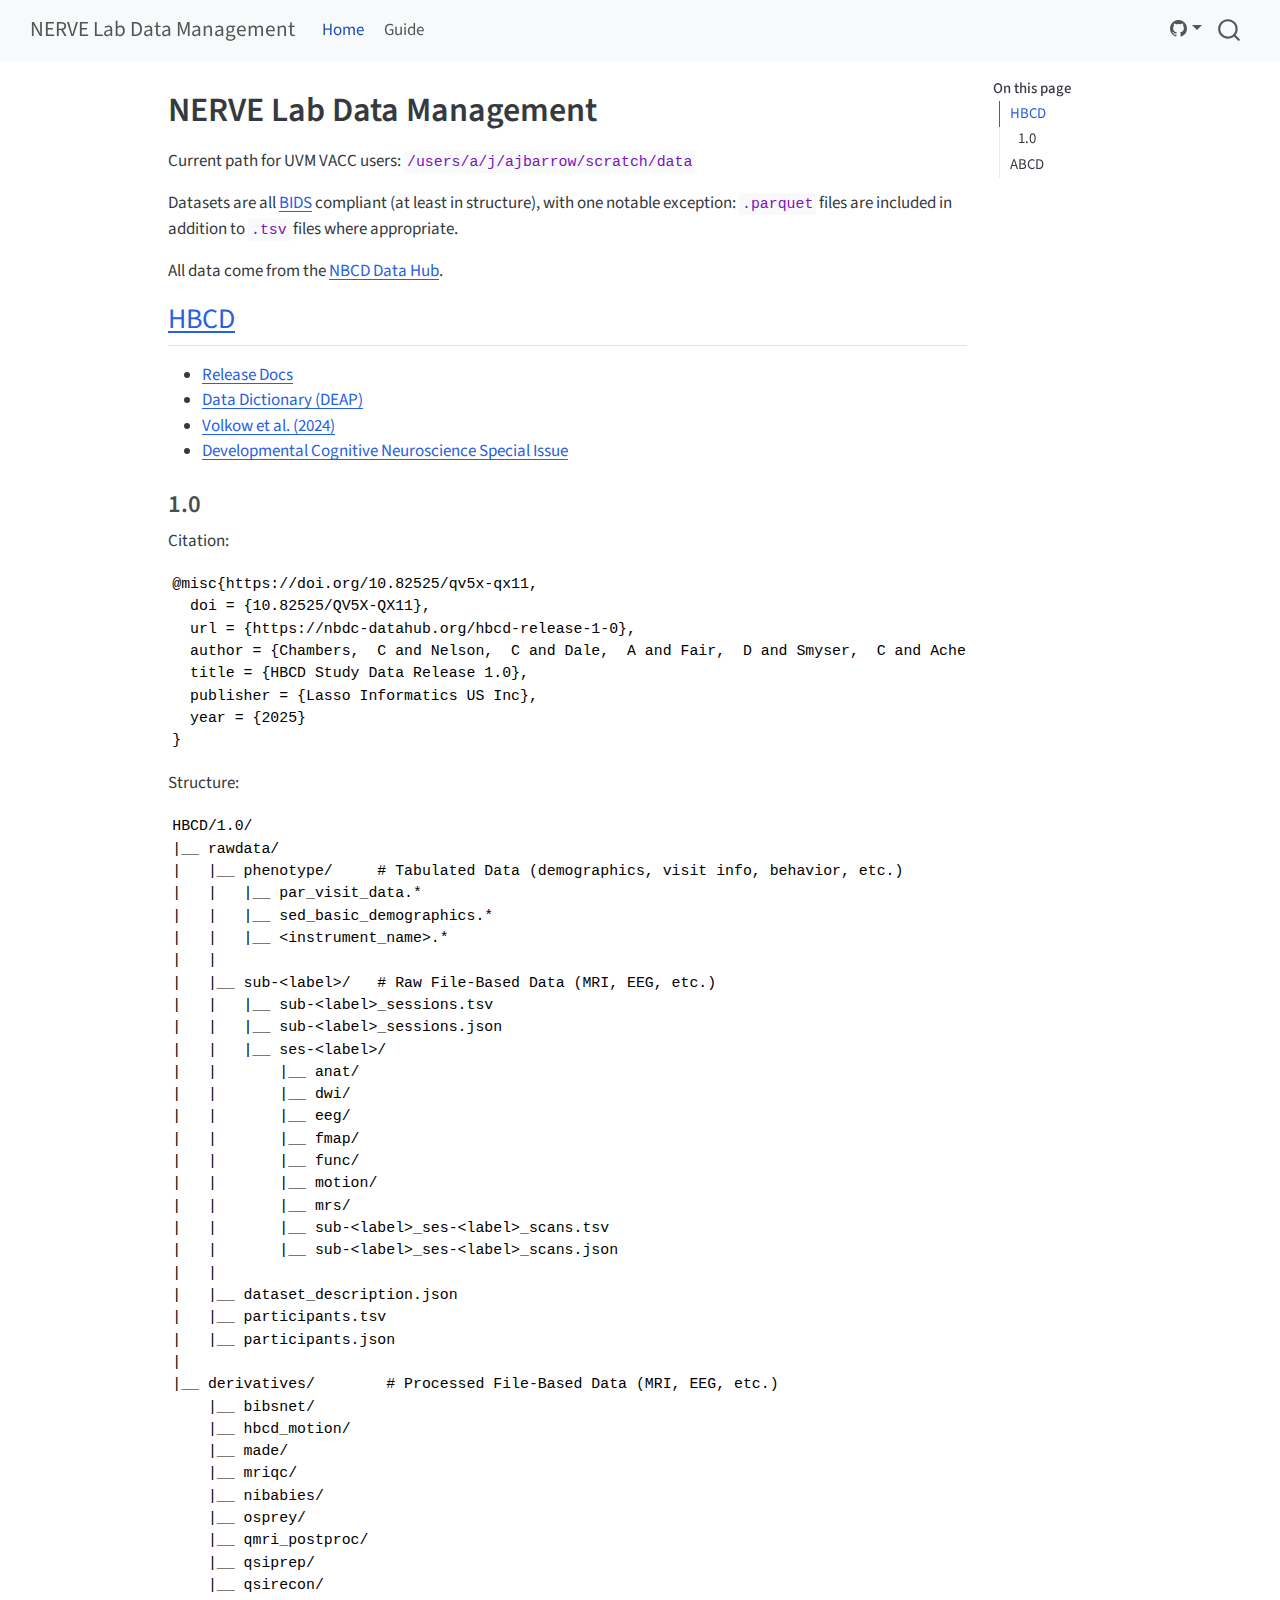
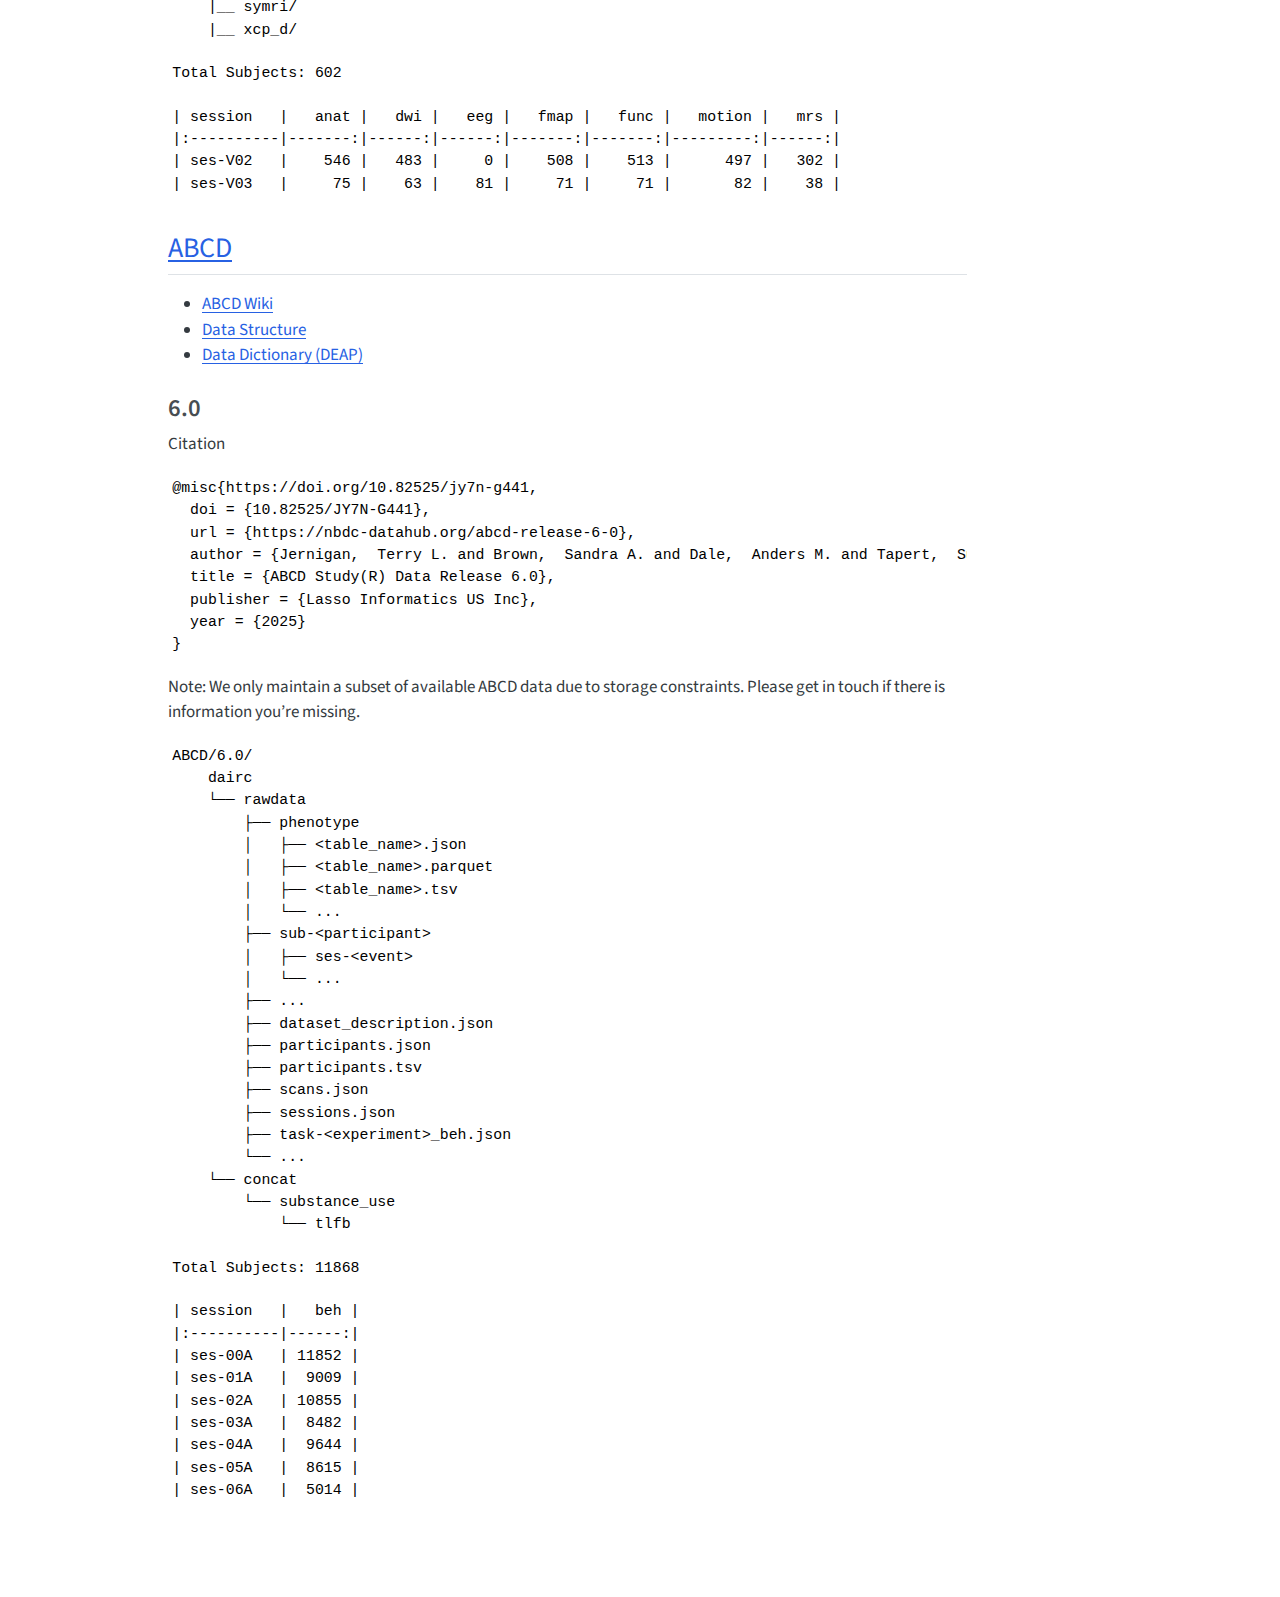
<file: index.html>
<!DOCTYPE html>
<html xmlns="http://www.w3.org/1999/xhtml" lang="en" xml:lang="en"><head>

<meta charset="utf-8">
<meta name="generator" content="quarto-1.7.29">

<meta name="viewport" content="width=device-width, initial-scale=1.0, user-scalable=yes">


<title>NERVE Lab Data Management</title>
<style>
code{white-space: pre-wrap;}
span.smallcaps{font-variant: small-caps;}
div.columns{display: flex; gap: min(4vw, 1.5em);}
div.column{flex: auto; overflow-x: auto;}
div.hanging-indent{margin-left: 1.5em; text-indent: -1.5em;}
ul.task-list{list-style: none;}
ul.task-list li input[type="checkbox"] {
  width: 0.8em;
  margin: 0 0.8em 0.2em -1em; /* quarto-specific, see https://github.com/quarto-dev/quarto-cli/issues/4556 */ 
  vertical-align: middle;
}
</style>


<script src="site_libs/quarto-nav/quarto-nav.js"></script>
<script src="site_libs/quarto-nav/headroom.min.js"></script>
<script src="site_libs/clipboard/clipboard.min.js"></script>
<script src="site_libs/quarto-search/autocomplete.umd.js"></script>
<script src="site_libs/quarto-search/fuse.min.js"></script>
<script src="site_libs/quarto-search/quarto-search.js"></script>
<meta name="quarto:offset" content="./">
<script src="site_libs/quarto-html/quarto.js" type="module"></script>
<script src="site_libs/quarto-html/tabsets/tabsets.js" type="module"></script>
<script src="site_libs/quarto-html/popper.min.js"></script>
<script src="site_libs/quarto-html/tippy.umd.min.js"></script>
<script src="site_libs/quarto-html/anchor.min.js"></script>
<link href="site_libs/quarto-html/tippy.css" rel="stylesheet">
<link href="site_libs/quarto-html/quarto-syntax-highlighting-0815c480559380816a4d1ea211a47e91.css" rel="stylesheet" id="quarto-text-highlighting-styles">
<script src="site_libs/bootstrap/bootstrap.min.js"></script>
<link href="site_libs/bootstrap/bootstrap-icons.css" rel="stylesheet">
<link href="site_libs/bootstrap/bootstrap-46c2108cb5970b202887687d23fed73e.min.css" rel="stylesheet" append-hash="true" id="quarto-bootstrap" data-mode="light">
<script id="quarto-search-options" type="application/json">{
  "location": "navbar",
  "copy-button": false,
  "collapse-after": 3,
  "panel-placement": "end",
  "type": "overlay",
  "limit": 50,
  "keyboard-shortcut": [
    "f",
    "/",
    "s"
  ],
  "show-item-context": false,
  "language": {
    "search-no-results-text": "No results",
    "search-matching-documents-text": "matching documents",
    "search-copy-link-title": "Copy link to search",
    "search-hide-matches-text": "Hide additional matches",
    "search-more-match-text": "more match in this document",
    "search-more-matches-text": "more matches in this document",
    "search-clear-button-title": "Clear",
    "search-text-placeholder": "",
    "search-detached-cancel-button-title": "Cancel",
    "search-submit-button-title": "Submit",
    "search-label": "Search"
  }
}</script>


<link rel="stylesheet" href="styles.css">
</head>

<body class="nav-fixed quarto-light">

<div id="quarto-search-results"></div>
  <header id="quarto-header" class="headroom fixed-top">
    <nav class="navbar navbar-expand-lg " data-bs-theme="dark">
      <div class="navbar-container container-fluid">
      <div class="navbar-brand-container mx-auto">
    <a class="navbar-brand" href="./index.html">
    <span class="navbar-title">NERVE Lab Data Management</span>
    </a>
  </div>
            <div id="quarto-search" class="" title="Search"></div>
          <button class="navbar-toggler" type="button" data-bs-toggle="collapse" data-bs-target="#navbarCollapse" aria-controls="navbarCollapse" role="menu" aria-expanded="false" aria-label="Toggle navigation" onclick="if (window.quartoToggleHeadroom) { window.quartoToggleHeadroom(); }">
  <span class="navbar-toggler-icon"></span>
</button>
          <div class="collapse navbar-collapse" id="navbarCollapse">
            <ul class="navbar-nav navbar-nav-scroll me-auto">
  <li class="nav-item">
    <a class="nav-link active" href="./index.html" aria-current="page"> 
<span class="menu-text">Home</span></a>
  </li>  
  <li class="nav-item">
    <a class="nav-link" href="./guide.html"> 
<span class="menu-text">Guide</span></a>
  </li>  
</ul>
          </div> <!-- /navcollapse -->
            <div class="quarto-navbar-tools">
    <div class="dropdown">
      <a href="" title="" id="quarto-navigation-tool-dropdown-0" class="quarto-navigation-tool dropdown-toggle px-1" data-bs-toggle="dropdown" aria-expanded="false" role="link" aria-label=""><i class="bi bi-github"></i></a>
      <ul class="dropdown-menu" aria-labelledby="quarto-navigation-tool-dropdown-0">
          <li>
            <a class="dropdown-item quarto-navbar-tools-item" href="https://github.com/ajbarrows/nerve-data">
            Data Access
            </a>
          </li>
      </ul>
    </div>
</div>
      </div> <!-- /container-fluid -->
    </nav>
</header>
<!-- content -->
<div id="quarto-content" class="quarto-container page-columns page-rows-contents page-layout-article page-navbar">
<!-- sidebar -->
<!-- margin-sidebar -->
    <div id="quarto-margin-sidebar" class="sidebar margin-sidebar">
        <nav id="TOC" role="doc-toc" class="toc-active">
    <h2 id="toc-title">On this page</h2>
   
  <ul>
  <li><a href="#hbcd" id="toc-hbcd" class="nav-link active" data-scroll-target="#hbcd">HBCD</a>
  <ul class="collapse">
  <li><a href="#section" id="toc-section" class="nav-link" data-scroll-target="#section">1.0</a></li>
  </ul></li>
  <li><a href="#abcd" id="toc-abcd" class="nav-link" data-scroll-target="#abcd">ABCD</a>
  <ul class="collapse">
  <li><a href="#section-1" id="toc-section-1" class="nav-link" data-scroll-target="#section-1">6.0</a></li>
  </ul></li>
  </ul>
</nav>
    </div>
<!-- main -->
<main class="content" id="quarto-document-content">

<header id="title-block-header" class="quarto-title-block default">
<div class="quarto-title">
<h1 class="title">NERVE Lab Data Management</h1>
</div>



<div class="quarto-title-meta">

    
  
    
  </div>
  


</header>


<p>Current path for UVM VACC users: <code>/users/a/j/ajbarrow/scratch/data</code></p>
<p>Datasets are all <a href="https://bids.neuroimaging.io">BIDS</a> compliant (at least in structure), with one notable exception: <code>.parquet</code> files are included in addition to <code>.tsv</code> files where appropriate.</p>
<p>All data come from the <a href="https://www.nbdc-datahub.org">NBCD Data Hub</a>.</p>
<section id="hbcd" class="level2">
<h2 class="anchored" data-anchor-id="hbcd"><a href="https://heal.nih.gov/research/infants-and-children/healthy-brain">HBCD</a></h2>
<ul>
<li><a href="https://docs.hbcdstudy.org/latest/">Release Docs</a></li>
<li><a href="https://hbcd.deapscience.com/#/home">Data Dictionary (DEAP)</a></li>
<li><a href="https://pubmed.ncbi.nlm.nih.gov/39098249/">Volkow et al.&nbsp;(2024)</a></li>
<li><a href="https://www.sciencedirect.com/special-issue/10VNSS1BBLV">Developmental Cognitive Neuroscience Special Issue</a></li>
</ul>
<section id="section" class="level3">
<h3 class="anchored" data-anchor-id="section">1.0</h3>
<p>Citation:</p>
<pre><code>@misc{https://doi.org/10.82525/qv5x-qx11,
  doi = {10.82525/QV5X-QX11},
  url = {https://nbdc-datahub.org/hbcd-release-1-0},
  author = {Chambers,  C and Nelson,  C and Dale,  A and Fair,  D and Smyser,  C and Acheson,  A and Bakhireva,  L and Bandoli,  G and Bell,  MA and Berry,  U and Bogdan,  R and Bosquet Enlow,  M and Coles,  C and Croff,  J and Cutting,  L and Dean,  D and DeMauro,  S and Engel,  S and Fox,  N and Gahagan,  S and Gao,  W and Garavan,  H and Georgieff,  M and Graham,  A and Grant,  E and Gregory,  K and Gurka,  K and Gurka,  M and Hays Grudo,  J and Hosig,  K and Howell,  B and Huang,  H and Johnson,  S and Jones Harden,  B and Kable,  J and Kaufman,  J and Levitt,  P and Lin,  W and McKelvey,  L and Merhar,  S and Morris,  A and Nagel,  B and Newman,  S and Newsom,  C and Norton,  E and Osmundson,  S and Ou,  X and Pekar,  J and Peralta-Carcelen,  M and Perez-Edgar,  K and Poehlmann-Tynan,  J and Potter,  A and Riggins,  T and Rogers,  C and Satin,  A and Scott,  L and Shenberger,  J and Shuffrey,  L and Smith,  B and Smith,  L and Stamilio,  D and Sullivan,  E and Thomason,  M and Vannest,  J and Volk,  H and Wakschlag,  L and Wilson,  S and Wisnowski,  J and Yerby,  L and Zgierska,  A and Zilverstand,  A},
  title = {HBCD Study Data Release 1.0},
  publisher = {Lasso Informatics US Inc},
  year = {2025}
}</code></pre>
<p>Structure:</p>
<pre><code>HBCD/1.0/
|__ rawdata/ 
|   |__ phenotype/     # Tabulated Data (demographics, visit info, behavior, etc.)
|   |   |__ par_visit_data.*
|   |   |__ sed_basic_demographics.*
|   |   |__ &lt;instrument_name&gt;.*
|   |
|   |__ sub-&lt;label&gt;/   # Raw File-Based Data (MRI, EEG, etc.)
|   |   |__ sub-&lt;label&gt;_sessions.tsv
|   |   |__ sub-&lt;label&gt;_sessions.json
|   |   |__ ses-&lt;label&gt;/
|   |       |__ anat/
|   |       |__ dwi/
|   |       |__ eeg/
|   |       |__ fmap/
|   |       |__ func/
|   |       |__ motion/
|   |       |__ mrs/
|   |       |__ sub-&lt;label&gt;_ses-&lt;label&gt;_scans.tsv
|   |       |__ sub-&lt;label&gt;_ses-&lt;label&gt;_scans.json
|   |
|   |__ dataset_description.json
|   |__ participants.tsv
|   |__ participants.json 
|
|__ derivatives/        # Processed File-Based Data (MRI, EEG, etc.)
    |__ bibsnet/
    |__ hbcd_motion/
    |__ made/
    |__ mriqc/
    |__ nibabies/
    |__ osprey/
    |__ qmri_postproc/
    |__ qsiprep/
    |__ qsirecon/
    |__ symri/
    |__ xcp_d/</code></pre>
<div id="85e181e3" class="cell" data-execution_count="1">
<div class="cell-output cell-output-stdout">
<pre><code>Total Subjects: 602</code></pre>
</div>
</div>
<div id="9356a720" class="cell" data-execution_count="2">
<div class="cell-output cell-output-stdout">
<pre><code>| session   |   anat |   dwi |   eeg |   fmap |   func |   motion |   mrs |
|:----------|-------:|------:|------:|-------:|-------:|---------:|------:|
| ses-V02   |    546 |   483 |     0 |    508 |    513 |      497 |   302 |
| ses-V03   |     75 |    63 |    81 |     71 |     71 |       82 |    38 |</code></pre>
</div>
</div>
</section>
</section>
<section id="abcd" class="level2">
<h2 class="anchored" data-anchor-id="abcd"><a href="https://abcdstudy.org">ABCD</a></h2>
<ul>
<li><a href="https://docs.abcdstudy.org/latest/">ABCD Wiki</a></li>
<li><a href="https://docs.abcdstudy.org/latest/documentation/curation/structure.html">Data Structure</a></li>
<li><a href="https://abcd.deapscience.com/#/my-datasets/create-dataset">Data Dictionary (DEAP)</a></li>
</ul>
<section id="section-1" class="level3">
<h3 class="anchored" data-anchor-id="section-1">6.0</h3>
<p>Citation</p>
<pre><code>@misc{https://doi.org/10.82525/jy7n-g441,
  doi = {10.82525/JY7N-G441},
  url = {https://nbdc-datahub.org/abcd-release-6-0},
  author = {Jernigan,  Terry L. and Brown,  Sandra A. and Dale,  Anders M. and Tapert,  Susan F. and Sowell,  Elizabeth R. and Herting,  Megan and Laird,  Angela and Gonzalez,  Raul and Squeglia,  Lindsay and Gray,  Kevin and Paulus,  Martin P. and Aupperle,  Robin and Feldstein Ewing,  Sarah W. and Nagel,  Bonnie J. and Fair,  Damien A. and Baker,  Fiona and M\"{u}ller Oehring,  Eva and Bookheimer,  Susan Y. and Dapretto,  Mirella and Jacobus,  Joanna and Wilson,  Sylia and Banich,  Marie T. and Cottler,  Linda B. and Nixon,  Sara Jo and Ernst,  Thomas M. and Chang,  Linda and Heitzeg,  Mary M. and Sripada,  Chandra and Luciana,  Monica M. and Friedman,  Naomi and Clark,  Duncan B. and Luna,  Beatriz and Foxe,  John and Freedman,  Edward and Yurgelun-Todd,  Deborah A. and Renshaw,  Perry F. and Potter,  Alexandra and Garavan,  Hugh P. and Lisdahl,  Krista and Larson,  Christine and Bjork,  James M. and Neale,  Michael C. and Heath,  Andrew C. and Barch,  Deanna M. and Madden,  Pamela A. and Casey,  Betty J. and Baskin-Sommers,  Arielle and Gee,  Dylan},
  title = {ABCD Study(R) Data Release 6.0},
  publisher = {Lasso Informatics US Inc},
  year = {2025}
}</code></pre>
<p>Note: We only maintain a subset of available ABCD data due to storage constraints. Please get in touch if there is information you’re missing.</p>
<pre><code>ABCD/6.0/
    dairc
    └── rawdata
        ├── phenotype
        │   ├── &lt;table_name&gt;.json
        │   ├── &lt;table_name&gt;.parquet
        │   ├── &lt;table_name&gt;.tsv
        │   └── ...
        ├── sub-&lt;participant&gt;
        │   ├── ses-&lt;event&gt;
        │   └── ...
        ├── ...
        ├── dataset_description.json
        ├── participants.json
        ├── participants.tsv
        ├── scans.json
        ├── sessions.json
        ├── task-&lt;experiment&gt;_beh.json
        └── ...
    └── concat
        └── substance_use
            └── tlfb
</code></pre>
<div id="a061f2bb" class="cell" data-execution_count="3">
<div class="cell-output cell-output-stdout">
<pre><code>Total Subjects: 11868</code></pre>
</div>
</div>
<div id="7c6e5680" class="cell" data-execution_count="4">
<div class="cell-output cell-output-stdout">
<pre><code>| session   |   beh |
|:----------|------:|
| ses-00A   | 11852 |
| ses-01A   |  9009 |
| ses-02A   | 10855 |
| ses-03A   |  8482 |
| ses-04A   |  9644 |
| ses-05A   |  8615 |
| ses-06A   |  5014 |</code></pre>
</div>
</div>


</section>
</section>

</main> <!-- /main -->
<script id="quarto-html-after-body" type="application/javascript">
  window.document.addEventListener("DOMContentLoaded", function (event) {
    const icon = "";
    const anchorJS = new window.AnchorJS();
    anchorJS.options = {
      placement: 'right',
      icon: icon
    };
    anchorJS.add('.anchored');
    const isCodeAnnotation = (el) => {
      for (const clz of el.classList) {
        if (clz.startsWith('code-annotation-')) {                     
          return true;
        }
      }
      return false;
    }
    const onCopySuccess = function(e) {
      // button target
      const button = e.trigger;
      // don't keep focus
      button.blur();
      // flash "checked"
      button.classList.add('code-copy-button-checked');
      var currentTitle = button.getAttribute("title");
      button.setAttribute("title", "Copied!");
      let tooltip;
      if (window.bootstrap) {
        button.setAttribute("data-bs-toggle", "tooltip");
        button.setAttribute("data-bs-placement", "left");
        button.setAttribute("data-bs-title", "Copied!");
        tooltip = new bootstrap.Tooltip(button, 
          { trigger: "manual", 
            customClass: "code-copy-button-tooltip",
            offset: [0, -8]});
        tooltip.show();    
      }
      setTimeout(function() {
        if (tooltip) {
          tooltip.hide();
          button.removeAttribute("data-bs-title");
          button.removeAttribute("data-bs-toggle");
          button.removeAttribute("data-bs-placement");
        }
        button.setAttribute("title", currentTitle);
        button.classList.remove('code-copy-button-checked');
      }, 1000);
      // clear code selection
      e.clearSelection();
    }
    const getTextToCopy = function(trigger) {
        const codeEl = trigger.previousElementSibling.cloneNode(true);
        for (const childEl of codeEl.children) {
          if (isCodeAnnotation(childEl)) {
            childEl.remove();
          }
        }
        return codeEl.innerText;
    }
    const clipboard = new window.ClipboardJS('.code-copy-button:not([data-in-quarto-modal])', {
      text: getTextToCopy
    });
    clipboard.on('success', onCopySuccess);
    if (window.document.getElementById('quarto-embedded-source-code-modal')) {
      const clipboardModal = new window.ClipboardJS('.code-copy-button[data-in-quarto-modal]', {
        text: getTextToCopy,
        container: window.document.getElementById('quarto-embedded-source-code-modal')
      });
      clipboardModal.on('success', onCopySuccess);
    }
      var localhostRegex = new RegExp(/^(?:http|https):\/\/localhost\:?[0-9]*\//);
      var mailtoRegex = new RegExp(/^mailto:/);
        var filterRegex = new RegExp("https:\/\/ajbarrows\.github\.io\/nerve-data\/");
      var isInternal = (href) => {
          return filterRegex.test(href) || localhostRegex.test(href) || mailtoRegex.test(href);
      }
      // Inspect non-navigation links and adorn them if external
     var links = window.document.querySelectorAll('a[href]:not(.nav-link):not(.navbar-brand):not(.toc-action):not(.sidebar-link):not(.sidebar-item-toggle):not(.pagination-link):not(.no-external):not([aria-hidden]):not(.dropdown-item):not(.quarto-navigation-tool):not(.about-link)');
      for (var i=0; i<links.length; i++) {
        const link = links[i];
        if (!isInternal(link.href)) {
          // undo the damage that might have been done by quarto-nav.js in the case of
          // links that we want to consider external
          if (link.dataset.originalHref !== undefined) {
            link.href = link.dataset.originalHref;
          }
        }
      }
    function tippyHover(el, contentFn, onTriggerFn, onUntriggerFn) {
      const config = {
        allowHTML: true,
        maxWidth: 500,
        delay: 100,
        arrow: false,
        appendTo: function(el) {
            return el.parentElement;
        },
        interactive: true,
        interactiveBorder: 10,
        theme: 'quarto',
        placement: 'bottom-start',
      };
      if (contentFn) {
        config.content = contentFn;
      }
      if (onTriggerFn) {
        config.onTrigger = onTriggerFn;
      }
      if (onUntriggerFn) {
        config.onUntrigger = onUntriggerFn;
      }
      window.tippy(el, config); 
    }
    const noterefs = window.document.querySelectorAll('a[role="doc-noteref"]');
    for (var i=0; i<noterefs.length; i++) {
      const ref = noterefs[i];
      tippyHover(ref, function() {
        // use id or data attribute instead here
        let href = ref.getAttribute('data-footnote-href') || ref.getAttribute('href');
        try { href = new URL(href).hash; } catch {}
        const id = href.replace(/^#\/?/, "");
        const note = window.document.getElementById(id);
        if (note) {
          return note.innerHTML;
        } else {
          return "";
        }
      });
    }
    const xrefs = window.document.querySelectorAll('a.quarto-xref');
    const processXRef = (id, note) => {
      // Strip column container classes
      const stripColumnClz = (el) => {
        el.classList.remove("page-full", "page-columns");
        if (el.children) {
          for (const child of el.children) {
            stripColumnClz(child);
          }
        }
      }
      stripColumnClz(note)
      if (id === null || id.startsWith('sec-')) {
        // Special case sections, only their first couple elements
        const container = document.createElement("div");
        if (note.children && note.children.length > 2) {
          container.appendChild(note.children[0].cloneNode(true));
          for (let i = 1; i < note.children.length; i++) {
            const child = note.children[i];
            if (child.tagName === "P" && child.innerText === "") {
              continue;
            } else {
              container.appendChild(child.cloneNode(true));
              break;
            }
          }
          if (window.Quarto?.typesetMath) {
            window.Quarto.typesetMath(container);
          }
          return container.innerHTML
        } else {
          if (window.Quarto?.typesetMath) {
            window.Quarto.typesetMath(note);
          }
          return note.innerHTML;
        }
      } else {
        // Remove any anchor links if they are present
        const anchorLink = note.querySelector('a.anchorjs-link');
        if (anchorLink) {
          anchorLink.remove();
        }
        if (window.Quarto?.typesetMath) {
          window.Quarto.typesetMath(note);
        }
        if (note.classList.contains("callout")) {
          return note.outerHTML;
        } else {
          return note.innerHTML;
        }
      }
    }
    for (var i=0; i<xrefs.length; i++) {
      const xref = xrefs[i];
      tippyHover(xref, undefined, function(instance) {
        instance.disable();
        let url = xref.getAttribute('href');
        let hash = undefined; 
        if (url.startsWith('#')) {
          hash = url;
        } else {
          try { hash = new URL(url).hash; } catch {}
        }
        if (hash) {
          const id = hash.replace(/^#\/?/, "");
          const note = window.document.getElementById(id);
          if (note !== null) {
            try {
              const html = processXRef(id, note.cloneNode(true));
              instance.setContent(html);
            } finally {
              instance.enable();
              instance.show();
            }
          } else {
            // See if we can fetch this
            fetch(url.split('#')[0])
            .then(res => res.text())
            .then(html => {
              const parser = new DOMParser();
              const htmlDoc = parser.parseFromString(html, "text/html");
              const note = htmlDoc.getElementById(id);
              if (note !== null) {
                const html = processXRef(id, note);
                instance.setContent(html);
              } 
            }).finally(() => {
              instance.enable();
              instance.show();
            });
          }
        } else {
          // See if we can fetch a full url (with no hash to target)
          // This is a special case and we should probably do some content thinning / targeting
          fetch(url)
          .then(res => res.text())
          .then(html => {
            const parser = new DOMParser();
            const htmlDoc = parser.parseFromString(html, "text/html");
            const note = htmlDoc.querySelector('main.content');
            if (note !== null) {
              // This should only happen for chapter cross references
              // (since there is no id in the URL)
              // remove the first header
              if (note.children.length > 0 && note.children[0].tagName === "HEADER") {
                note.children[0].remove();
              }
              const html = processXRef(null, note);
              instance.setContent(html);
            } 
          }).finally(() => {
            instance.enable();
            instance.show();
          });
        }
      }, function(instance) {
      });
    }
        let selectedAnnoteEl;
        const selectorForAnnotation = ( cell, annotation) => {
          let cellAttr = 'data-code-cell="' + cell + '"';
          let lineAttr = 'data-code-annotation="' +  annotation + '"';
          const selector = 'span[' + cellAttr + '][' + lineAttr + ']';
          return selector;
        }
        const selectCodeLines = (annoteEl) => {
          const doc = window.document;
          const targetCell = annoteEl.getAttribute("data-target-cell");
          const targetAnnotation = annoteEl.getAttribute("data-target-annotation");
          const annoteSpan = window.document.querySelector(selectorForAnnotation(targetCell, targetAnnotation));
          const lines = annoteSpan.getAttribute("data-code-lines").split(",");
          const lineIds = lines.map((line) => {
            return targetCell + "-" + line;
          })
          let top = null;
          let height = null;
          let parent = null;
          if (lineIds.length > 0) {
              //compute the position of the single el (top and bottom and make a div)
              const el = window.document.getElementById(lineIds[0]);
              top = el.offsetTop;
              height = el.offsetHeight;
              parent = el.parentElement.parentElement;
            if (lineIds.length > 1) {
              const lastEl = window.document.getElementById(lineIds[lineIds.length - 1]);
              const bottom = lastEl.offsetTop + lastEl.offsetHeight;
              height = bottom - top;
            }
            if (top !== null && height !== null && parent !== null) {
              // cook up a div (if necessary) and position it 
              let div = window.document.getElementById("code-annotation-line-highlight");
              if (div === null) {
                div = window.document.createElement("div");
                div.setAttribute("id", "code-annotation-line-highlight");
                div.style.position = 'absolute';
                parent.appendChild(div);
              }
              div.style.top = top - 2 + "px";
              div.style.height = height + 4 + "px";
              div.style.left = 0;
              let gutterDiv = window.document.getElementById("code-annotation-line-highlight-gutter");
              if (gutterDiv === null) {
                gutterDiv = window.document.createElement("div");
                gutterDiv.setAttribute("id", "code-annotation-line-highlight-gutter");
                gutterDiv.style.position = 'absolute';
                const codeCell = window.document.getElementById(targetCell);
                const gutter = codeCell.querySelector('.code-annotation-gutter');
                gutter.appendChild(gutterDiv);
              }
              gutterDiv.style.top = top - 2 + "px";
              gutterDiv.style.height = height + 4 + "px";
            }
            selectedAnnoteEl = annoteEl;
          }
        };
        const unselectCodeLines = () => {
          const elementsIds = ["code-annotation-line-highlight", "code-annotation-line-highlight-gutter"];
          elementsIds.forEach((elId) => {
            const div = window.document.getElementById(elId);
            if (div) {
              div.remove();
            }
          });
          selectedAnnoteEl = undefined;
        };
          // Handle positioning of the toggle
      window.addEventListener(
        "resize",
        throttle(() => {
          elRect = undefined;
          if (selectedAnnoteEl) {
            selectCodeLines(selectedAnnoteEl);
          }
        }, 10)
      );
      function throttle(fn, ms) {
      let throttle = false;
      let timer;
        return (...args) => {
          if(!throttle) { // first call gets through
              fn.apply(this, args);
              throttle = true;
          } else { // all the others get throttled
              if(timer) clearTimeout(timer); // cancel #2
              timer = setTimeout(() => {
                fn.apply(this, args);
                timer = throttle = false;
              }, ms);
          }
        };
      }
        // Attach click handler to the DT
        const annoteDls = window.document.querySelectorAll('dt[data-target-cell]');
        for (const annoteDlNode of annoteDls) {
          annoteDlNode.addEventListener('click', (event) => {
            const clickedEl = event.target;
            if (clickedEl !== selectedAnnoteEl) {
              unselectCodeLines();
              const activeEl = window.document.querySelector('dt[data-target-cell].code-annotation-active');
              if (activeEl) {
                activeEl.classList.remove('code-annotation-active');
              }
              selectCodeLines(clickedEl);
              clickedEl.classList.add('code-annotation-active');
            } else {
              // Unselect the line
              unselectCodeLines();
              clickedEl.classList.remove('code-annotation-active');
            }
          });
        }
    const findCites = (el) => {
      const parentEl = el.parentElement;
      if (parentEl) {
        const cites = parentEl.dataset.cites;
        if (cites) {
          return {
            el,
            cites: cites.split(' ')
          };
        } else {
          return findCites(el.parentElement)
        }
      } else {
        return undefined;
      }
    };
    var bibliorefs = window.document.querySelectorAll('a[role="doc-biblioref"]');
    for (var i=0; i<bibliorefs.length; i++) {
      const ref = bibliorefs[i];
      const citeInfo = findCites(ref);
      if (citeInfo) {
        tippyHover(citeInfo.el, function() {
          var popup = window.document.createElement('div');
          citeInfo.cites.forEach(function(cite) {
            var citeDiv = window.document.createElement('div');
            citeDiv.classList.add('hanging-indent');
            citeDiv.classList.add('csl-entry');
            var biblioDiv = window.document.getElementById('ref-' + cite);
            if (biblioDiv) {
              citeDiv.innerHTML = biblioDiv.innerHTML;
            }
            popup.appendChild(citeDiv);
          });
          return popup.innerHTML;
        });
      }
    }
  });
  </script>
</div> <!-- /content -->




</body></html>
</file>
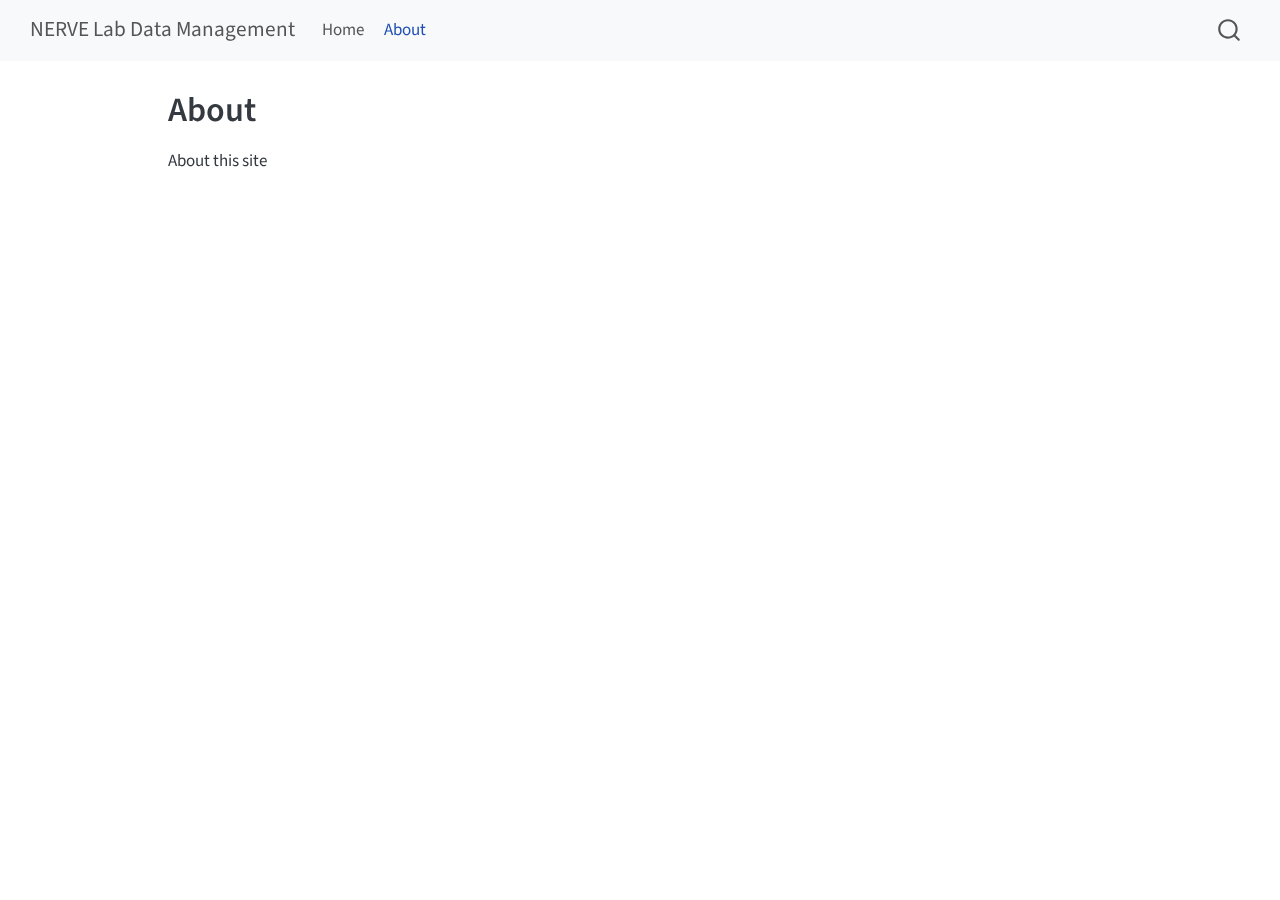
<file: about.html>
<!DOCTYPE html>
<html xmlns="http://www.w3.org/1999/xhtml" lang="en" xml:lang="en"><head>

<meta charset="utf-8">
<meta name="generator" content="quarto-1.7.29">

<meta name="viewport" content="width=device-width, initial-scale=1.0, user-scalable=yes">


<title>About – NERVE Lab Data Management</title>
<style>
code{white-space: pre-wrap;}
span.smallcaps{font-variant: small-caps;}
div.columns{display: flex; gap: min(4vw, 1.5em);}
div.column{flex: auto; overflow-x: auto;}
div.hanging-indent{margin-left: 1.5em; text-indent: -1.5em;}
ul.task-list{list-style: none;}
ul.task-list li input[type="checkbox"] {
  width: 0.8em;
  margin: 0 0.8em 0.2em -1em; /* quarto-specific, see https://github.com/quarto-dev/quarto-cli/issues/4556 */ 
  vertical-align: middle;
}
</style>


<script src="site_libs/quarto-nav/quarto-nav.js"></script>
<script src="site_libs/quarto-nav/headroom.min.js"></script>
<script src="site_libs/clipboard/clipboard.min.js"></script>
<script src="site_libs/quarto-search/autocomplete.umd.js"></script>
<script src="site_libs/quarto-search/fuse.min.js"></script>
<script src="site_libs/quarto-search/quarto-search.js"></script>
<meta name="quarto:offset" content="./">
<script src="site_libs/quarto-html/quarto.js" type="module"></script>
<script src="site_libs/quarto-html/tabsets/tabsets.js" type="module"></script>
<script src="site_libs/quarto-html/popper.min.js"></script>
<script src="site_libs/quarto-html/tippy.umd.min.js"></script>
<script src="site_libs/quarto-html/anchor.min.js"></script>
<link href="site_libs/quarto-html/tippy.css" rel="stylesheet">
<link href="site_libs/quarto-html/quarto-syntax-highlighting-0815c480559380816a4d1ea211a47e91.css" rel="stylesheet" id="quarto-text-highlighting-styles">
<script src="site_libs/bootstrap/bootstrap.min.js"></script>
<link href="site_libs/bootstrap/bootstrap-icons.css" rel="stylesheet">
<link href="site_libs/bootstrap/bootstrap-c6aa55ccafe579b599e1c08b0f990df4.min.css" rel="stylesheet" append-hash="true" id="quarto-bootstrap" data-mode="light">
<script id="quarto-search-options" type="application/json">{
  "location": "navbar",
  "copy-button": false,
  "collapse-after": 3,
  "panel-placement": "end",
  "type": "overlay",
  "limit": 50,
  "keyboard-shortcut": [
    "f",
    "/",
    "s"
  ],
  "show-item-context": false,
  "language": {
    "search-no-results-text": "No results",
    "search-matching-documents-text": "matching documents",
    "search-copy-link-title": "Copy link to search",
    "search-hide-matches-text": "Hide additional matches",
    "search-more-match-text": "more match in this document",
    "search-more-matches-text": "more matches in this document",
    "search-clear-button-title": "Clear",
    "search-text-placeholder": "",
    "search-detached-cancel-button-title": "Cancel",
    "search-submit-button-title": "Submit",
    "search-label": "Search"
  }
}</script>


<link rel="stylesheet" href="styles.css">
</head>

<body class="nav-fixed quarto-light">

<div id="quarto-search-results"></div>
  <header id="quarto-header" class="headroom fixed-top">
    <nav class="navbar navbar-expand-lg " data-bs-theme="dark">
      <div class="navbar-container container-fluid">
      <div class="navbar-brand-container mx-auto">
    <a class="navbar-brand" href="./index.html">
    <span class="navbar-title">NERVE Lab Data Management</span>
    </a>
  </div>
            <div id="quarto-search" class="" title="Search"></div>
          <button class="navbar-toggler" type="button" data-bs-toggle="collapse" data-bs-target="#navbarCollapse" aria-controls="navbarCollapse" role="menu" aria-expanded="false" aria-label="Toggle navigation" onclick="if (window.quartoToggleHeadroom) { window.quartoToggleHeadroom(); }">
  <span class="navbar-toggler-icon"></span>
</button>
          <div class="collapse navbar-collapse" id="navbarCollapse">
            <ul class="navbar-nav navbar-nav-scroll me-auto">
  <li class="nav-item">
    <a class="nav-link" href="./index.html"> 
<span class="menu-text">Home</span></a>
  </li>  
  <li class="nav-item">
    <a class="nav-link active" href="./about.html" aria-current="page"> 
<span class="menu-text">About</span></a>
  </li>  
</ul>
          </div> <!-- /navcollapse -->
            <div class="quarto-navbar-tools">
</div>
      </div> <!-- /container-fluid -->
    </nav>
</header>
<!-- content -->
<div id="quarto-content" class="quarto-container page-columns page-rows-contents page-layout-article page-navbar">
<!-- sidebar -->
<!-- margin-sidebar -->
    <div id="quarto-margin-sidebar" class="sidebar margin-sidebar zindex-bottom">
        
    </div>
<!-- main -->
<main class="content" id="quarto-document-content">

<header id="title-block-header" class="quarto-title-block default">
<div class="quarto-title">
<h1 class="title">About</h1>
</div>



<div class="quarto-title-meta">

    
  
    
  </div>
  


</header>


<p>About this site</p>



</main> <!-- /main -->
<script id="quarto-html-after-body" type="application/javascript">
  window.document.addEventListener("DOMContentLoaded", function (event) {
    const icon = "";
    const anchorJS = new window.AnchorJS();
    anchorJS.options = {
      placement: 'right',
      icon: icon
    };
    anchorJS.add('.anchored');
    const isCodeAnnotation = (el) => {
      for (const clz of el.classList) {
        if (clz.startsWith('code-annotation-')) {                     
          return true;
        }
      }
      return false;
    }
    const onCopySuccess = function(e) {
      // button target
      const button = e.trigger;
      // don't keep focus
      button.blur();
      // flash "checked"
      button.classList.add('code-copy-button-checked');
      var currentTitle = button.getAttribute("title");
      button.setAttribute("title", "Copied!");
      let tooltip;
      if (window.bootstrap) {
        button.setAttribute("data-bs-toggle", "tooltip");
        button.setAttribute("data-bs-placement", "left");
        button.setAttribute("data-bs-title", "Copied!");
        tooltip = new bootstrap.Tooltip(button, 
          { trigger: "manual", 
            customClass: "code-copy-button-tooltip",
            offset: [0, -8]});
        tooltip.show();    
      }
      setTimeout(function() {
        if (tooltip) {
          tooltip.hide();
          button.removeAttribute("data-bs-title");
          button.removeAttribute("data-bs-toggle");
          button.removeAttribute("data-bs-placement");
        }
        button.setAttribute("title", currentTitle);
        button.classList.remove('code-copy-button-checked');
      }, 1000);
      // clear code selection
      e.clearSelection();
    }
    const getTextToCopy = function(trigger) {
        const codeEl = trigger.previousElementSibling.cloneNode(true);
        for (const childEl of codeEl.children) {
          if (isCodeAnnotation(childEl)) {
            childEl.remove();
          }
        }
        return codeEl.innerText;
    }
    const clipboard = new window.ClipboardJS('.code-copy-button:not([data-in-quarto-modal])', {
      text: getTextToCopy
    });
    clipboard.on('success', onCopySuccess);
    if (window.document.getElementById('quarto-embedded-source-code-modal')) {
      const clipboardModal = new window.ClipboardJS('.code-copy-button[data-in-quarto-modal]', {
        text: getTextToCopy,
        container: window.document.getElementById('quarto-embedded-source-code-modal')
      });
      clipboardModal.on('success', onCopySuccess);
    }
      var localhostRegex = new RegExp(/^(?:http|https):\/\/localhost\:?[0-9]*\//);
      var mailtoRegex = new RegExp(/^mailto:/);
        var filterRegex = new RegExp('/' + window.location.host + '/');
      var isInternal = (href) => {
          return filterRegex.test(href) || localhostRegex.test(href) || mailtoRegex.test(href);
      }
      // Inspect non-navigation links and adorn them if external
     var links = window.document.querySelectorAll('a[href]:not(.nav-link):not(.navbar-brand):not(.toc-action):not(.sidebar-link):not(.sidebar-item-toggle):not(.pagination-link):not(.no-external):not([aria-hidden]):not(.dropdown-item):not(.quarto-navigation-tool):not(.about-link)');
      for (var i=0; i<links.length; i++) {
        const link = links[i];
        if (!isInternal(link.href)) {
          // undo the damage that might have been done by quarto-nav.js in the case of
          // links that we want to consider external
          if (link.dataset.originalHref !== undefined) {
            link.href = link.dataset.originalHref;
          }
        }
      }
    function tippyHover(el, contentFn, onTriggerFn, onUntriggerFn) {
      const config = {
        allowHTML: true,
        maxWidth: 500,
        delay: 100,
        arrow: false,
        appendTo: function(el) {
            return el.parentElement;
        },
        interactive: true,
        interactiveBorder: 10,
        theme: 'quarto',
        placement: 'bottom-start',
      };
      if (contentFn) {
        config.content = contentFn;
      }
      if (onTriggerFn) {
        config.onTrigger = onTriggerFn;
      }
      if (onUntriggerFn) {
        config.onUntrigger = onUntriggerFn;
      }
      window.tippy(el, config); 
    }
    const noterefs = window.document.querySelectorAll('a[role="doc-noteref"]');
    for (var i=0; i<noterefs.length; i++) {
      const ref = noterefs[i];
      tippyHover(ref, function() {
        // use id or data attribute instead here
        let href = ref.getAttribute('data-footnote-href') || ref.getAttribute('href');
        try { href = new URL(href).hash; } catch {}
        const id = href.replace(/^#\/?/, "");
        const note = window.document.getElementById(id);
        if (note) {
          return note.innerHTML;
        } else {
          return "";
        }
      });
    }
    const xrefs = window.document.querySelectorAll('a.quarto-xref');
    const processXRef = (id, note) => {
      // Strip column container classes
      const stripColumnClz = (el) => {
        el.classList.remove("page-full", "page-columns");
        if (el.children) {
          for (const child of el.children) {
            stripColumnClz(child);
          }
        }
      }
      stripColumnClz(note)
      if (id === null || id.startsWith('sec-')) {
        // Special case sections, only their first couple elements
        const container = document.createElement("div");
        if (note.children && note.children.length > 2) {
          container.appendChild(note.children[0].cloneNode(true));
          for (let i = 1; i < note.children.length; i++) {
            const child = note.children[i];
            if (child.tagName === "P" && child.innerText === "") {
              continue;
            } else {
              container.appendChild(child.cloneNode(true));
              break;
            }
          }
          if (window.Quarto?.typesetMath) {
            window.Quarto.typesetMath(container);
          }
          return container.innerHTML
        } else {
          if (window.Quarto?.typesetMath) {
            window.Quarto.typesetMath(note);
          }
          return note.innerHTML;
        }
      } else {
        // Remove any anchor links if they are present
        const anchorLink = note.querySelector('a.anchorjs-link');
        if (anchorLink) {
          anchorLink.remove();
        }
        if (window.Quarto?.typesetMath) {
          window.Quarto.typesetMath(note);
        }
        if (note.classList.contains("callout")) {
          return note.outerHTML;
        } else {
          return note.innerHTML;
        }
      }
    }
    for (var i=0; i<xrefs.length; i++) {
      const xref = xrefs[i];
      tippyHover(xref, undefined, function(instance) {
        instance.disable();
        let url = xref.getAttribute('href');
        let hash = undefined; 
        if (url.startsWith('#')) {
          hash = url;
        } else {
          try { hash = new URL(url).hash; } catch {}
        }
        if (hash) {
          const id = hash.replace(/^#\/?/, "");
          const note = window.document.getElementById(id);
          if (note !== null) {
            try {
              const html = processXRef(id, note.cloneNode(true));
              instance.setContent(html);
            } finally {
              instance.enable();
              instance.show();
            }
          } else {
            // See if we can fetch this
            fetch(url.split('#')[0])
            .then(res => res.text())
            .then(html => {
              const parser = new DOMParser();
              const htmlDoc = parser.parseFromString(html, "text/html");
              const note = htmlDoc.getElementById(id);
              if (note !== null) {
                const html = processXRef(id, note);
                instance.setContent(html);
              } 
            }).finally(() => {
              instance.enable();
              instance.show();
            });
          }
        } else {
          // See if we can fetch a full url (with no hash to target)
          // This is a special case and we should probably do some content thinning / targeting
          fetch(url)
          .then(res => res.text())
          .then(html => {
            const parser = new DOMParser();
            const htmlDoc = parser.parseFromString(html, "text/html");
            const note = htmlDoc.querySelector('main.content');
            if (note !== null) {
              // This should only happen for chapter cross references
              // (since there is no id in the URL)
              // remove the first header
              if (note.children.length > 0 && note.children[0].tagName === "HEADER") {
                note.children[0].remove();
              }
              const html = processXRef(null, note);
              instance.setContent(html);
            } 
          }).finally(() => {
            instance.enable();
            instance.show();
          });
        }
      }, function(instance) {
      });
    }
        let selectedAnnoteEl;
        const selectorForAnnotation = ( cell, annotation) => {
          let cellAttr = 'data-code-cell="' + cell + '"';
          let lineAttr = 'data-code-annotation="' +  annotation + '"';
          const selector = 'span[' + cellAttr + '][' + lineAttr + ']';
          return selector;
        }
        const selectCodeLines = (annoteEl) => {
          const doc = window.document;
          const targetCell = annoteEl.getAttribute("data-target-cell");
          const targetAnnotation = annoteEl.getAttribute("data-target-annotation");
          const annoteSpan = window.document.querySelector(selectorForAnnotation(targetCell, targetAnnotation));
          const lines = annoteSpan.getAttribute("data-code-lines").split(",");
          const lineIds = lines.map((line) => {
            return targetCell + "-" + line;
          })
          let top = null;
          let height = null;
          let parent = null;
          if (lineIds.length > 0) {
              //compute the position of the single el (top and bottom and make a div)
              const el = window.document.getElementById(lineIds[0]);
              top = el.offsetTop;
              height = el.offsetHeight;
              parent = el.parentElement.parentElement;
            if (lineIds.length > 1) {
              const lastEl = window.document.getElementById(lineIds[lineIds.length - 1]);
              const bottom = lastEl.offsetTop + lastEl.offsetHeight;
              height = bottom - top;
            }
            if (top !== null && height !== null && parent !== null) {
              // cook up a div (if necessary) and position it 
              let div = window.document.getElementById("code-annotation-line-highlight");
              if (div === null) {
                div = window.document.createElement("div");
                div.setAttribute("id", "code-annotation-line-highlight");
                div.style.position = 'absolute';
                parent.appendChild(div);
              }
              div.style.top = top - 2 + "px";
              div.style.height = height + 4 + "px";
              div.style.left = 0;
              let gutterDiv = window.document.getElementById("code-annotation-line-highlight-gutter");
              if (gutterDiv === null) {
                gutterDiv = window.document.createElement("div");
                gutterDiv.setAttribute("id", "code-annotation-line-highlight-gutter");
                gutterDiv.style.position = 'absolute';
                const codeCell = window.document.getElementById(targetCell);
                const gutter = codeCell.querySelector('.code-annotation-gutter');
                gutter.appendChild(gutterDiv);
              }
              gutterDiv.style.top = top - 2 + "px";
              gutterDiv.style.height = height + 4 + "px";
            }
            selectedAnnoteEl = annoteEl;
          }
        };
        const unselectCodeLines = () => {
          const elementsIds = ["code-annotation-line-highlight", "code-annotation-line-highlight-gutter"];
          elementsIds.forEach((elId) => {
            const div = window.document.getElementById(elId);
            if (div) {
              div.remove();
            }
          });
          selectedAnnoteEl = undefined;
        };
          // Handle positioning of the toggle
      window.addEventListener(
        "resize",
        throttle(() => {
          elRect = undefined;
          if (selectedAnnoteEl) {
            selectCodeLines(selectedAnnoteEl);
          }
        }, 10)
      );
      function throttle(fn, ms) {
      let throttle = false;
      let timer;
        return (...args) => {
          if(!throttle) { // first call gets through
              fn.apply(this, args);
              throttle = true;
          } else { // all the others get throttled
              if(timer) clearTimeout(timer); // cancel #2
              timer = setTimeout(() => {
                fn.apply(this, args);
                timer = throttle = false;
              }, ms);
          }
        };
      }
        // Attach click handler to the DT
        const annoteDls = window.document.querySelectorAll('dt[data-target-cell]');
        for (const annoteDlNode of annoteDls) {
          annoteDlNode.addEventListener('click', (event) => {
            const clickedEl = event.target;
            if (clickedEl !== selectedAnnoteEl) {
              unselectCodeLines();
              const activeEl = window.document.querySelector('dt[data-target-cell].code-annotation-active');
              if (activeEl) {
                activeEl.classList.remove('code-annotation-active');
              }
              selectCodeLines(clickedEl);
              clickedEl.classList.add('code-annotation-active');
            } else {
              // Unselect the line
              unselectCodeLines();
              clickedEl.classList.remove('code-annotation-active');
            }
          });
        }
    const findCites = (el) => {
      const parentEl = el.parentElement;
      if (parentEl) {
        const cites = parentEl.dataset.cites;
        if (cites) {
          return {
            el,
            cites: cites.split(' ')
          };
        } else {
          return findCites(el.parentElement)
        }
      } else {
        return undefined;
      }
    };
    var bibliorefs = window.document.querySelectorAll('a[role="doc-biblioref"]');
    for (var i=0; i<bibliorefs.length; i++) {
      const ref = bibliorefs[i];
      const citeInfo = findCites(ref);
      if (citeInfo) {
        tippyHover(citeInfo.el, function() {
          var popup = window.document.createElement('div');
          citeInfo.cites.forEach(function(cite) {
            var citeDiv = window.document.createElement('div');
            citeDiv.classList.add('hanging-indent');
            citeDiv.classList.add('csl-entry');
            var biblioDiv = window.document.getElementById('ref-' + cite);
            if (biblioDiv) {
              citeDiv.innerHTML = biblioDiv.innerHTML;
            }
            popup.appendChild(citeDiv);
          });
          return popup.innerHTML;
        });
      }
    }
  });
  </script>
</div> <!-- /content -->




</body></html>
</file>
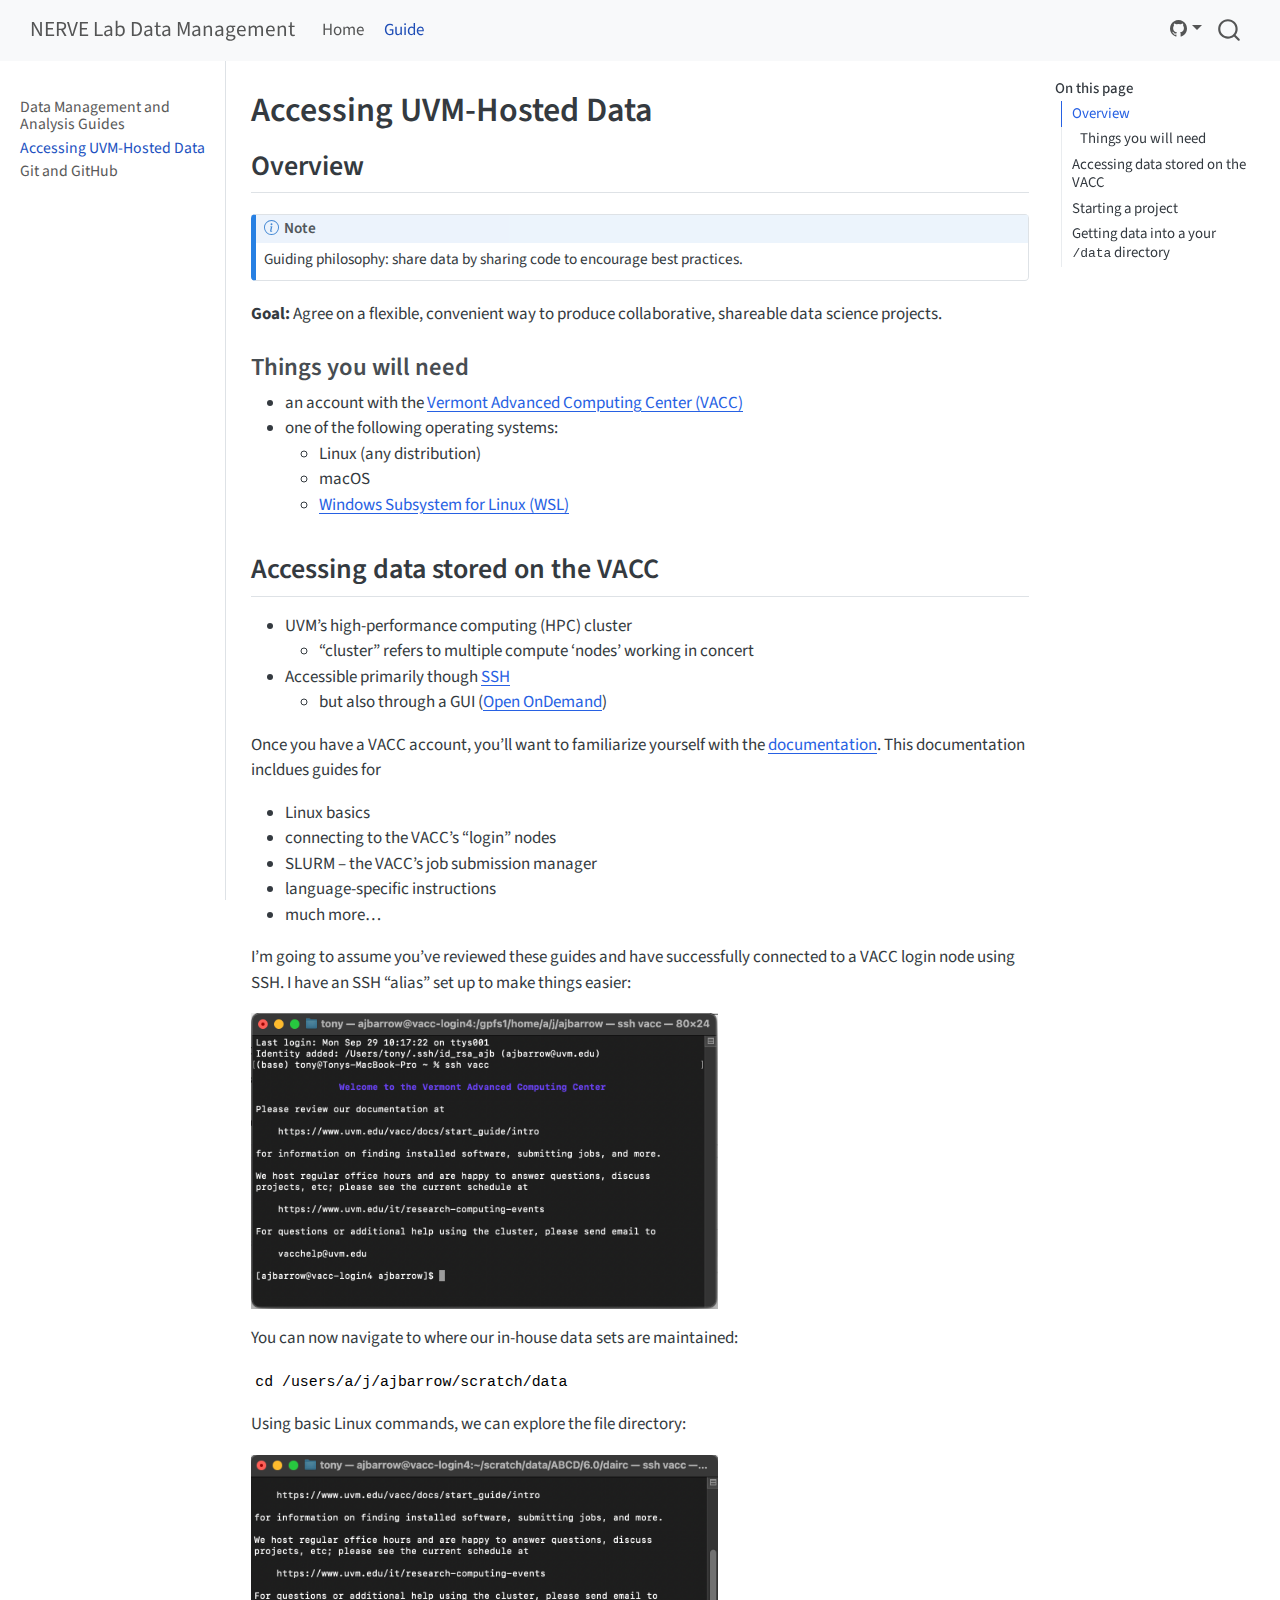
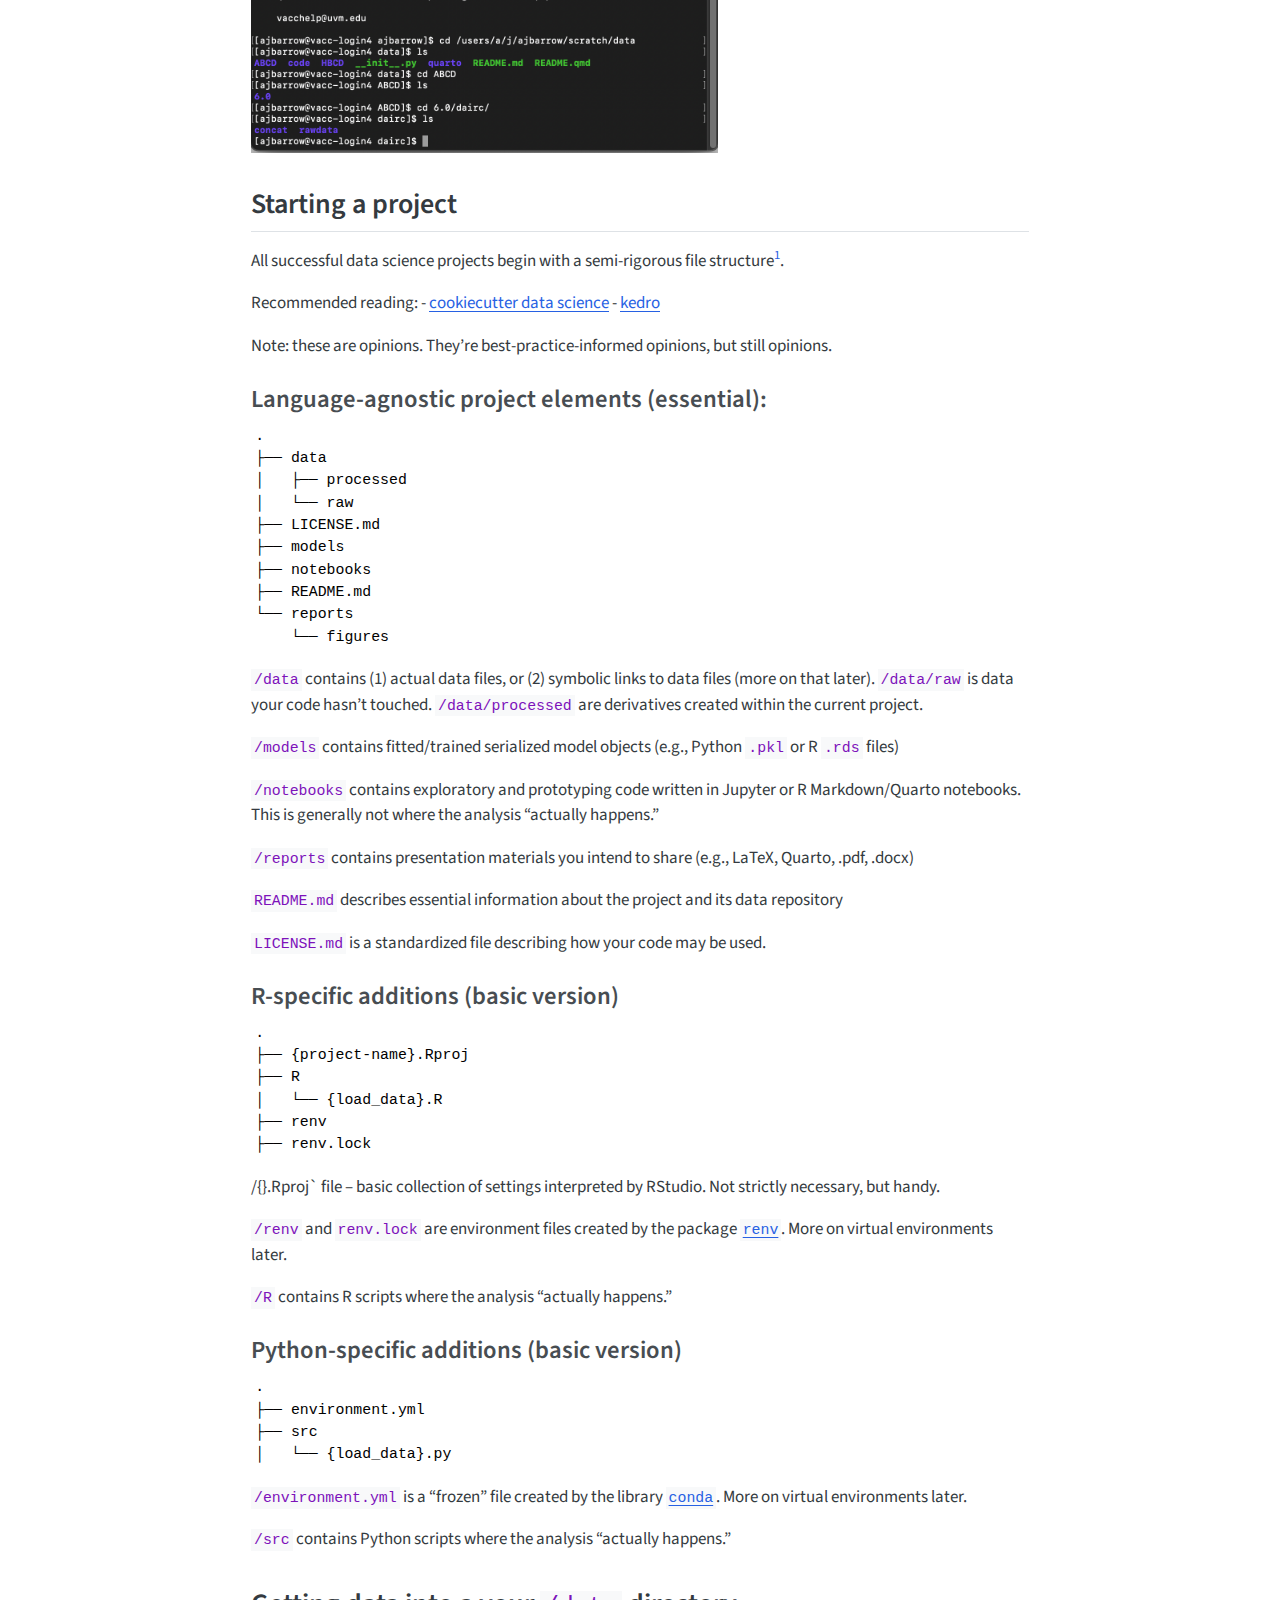
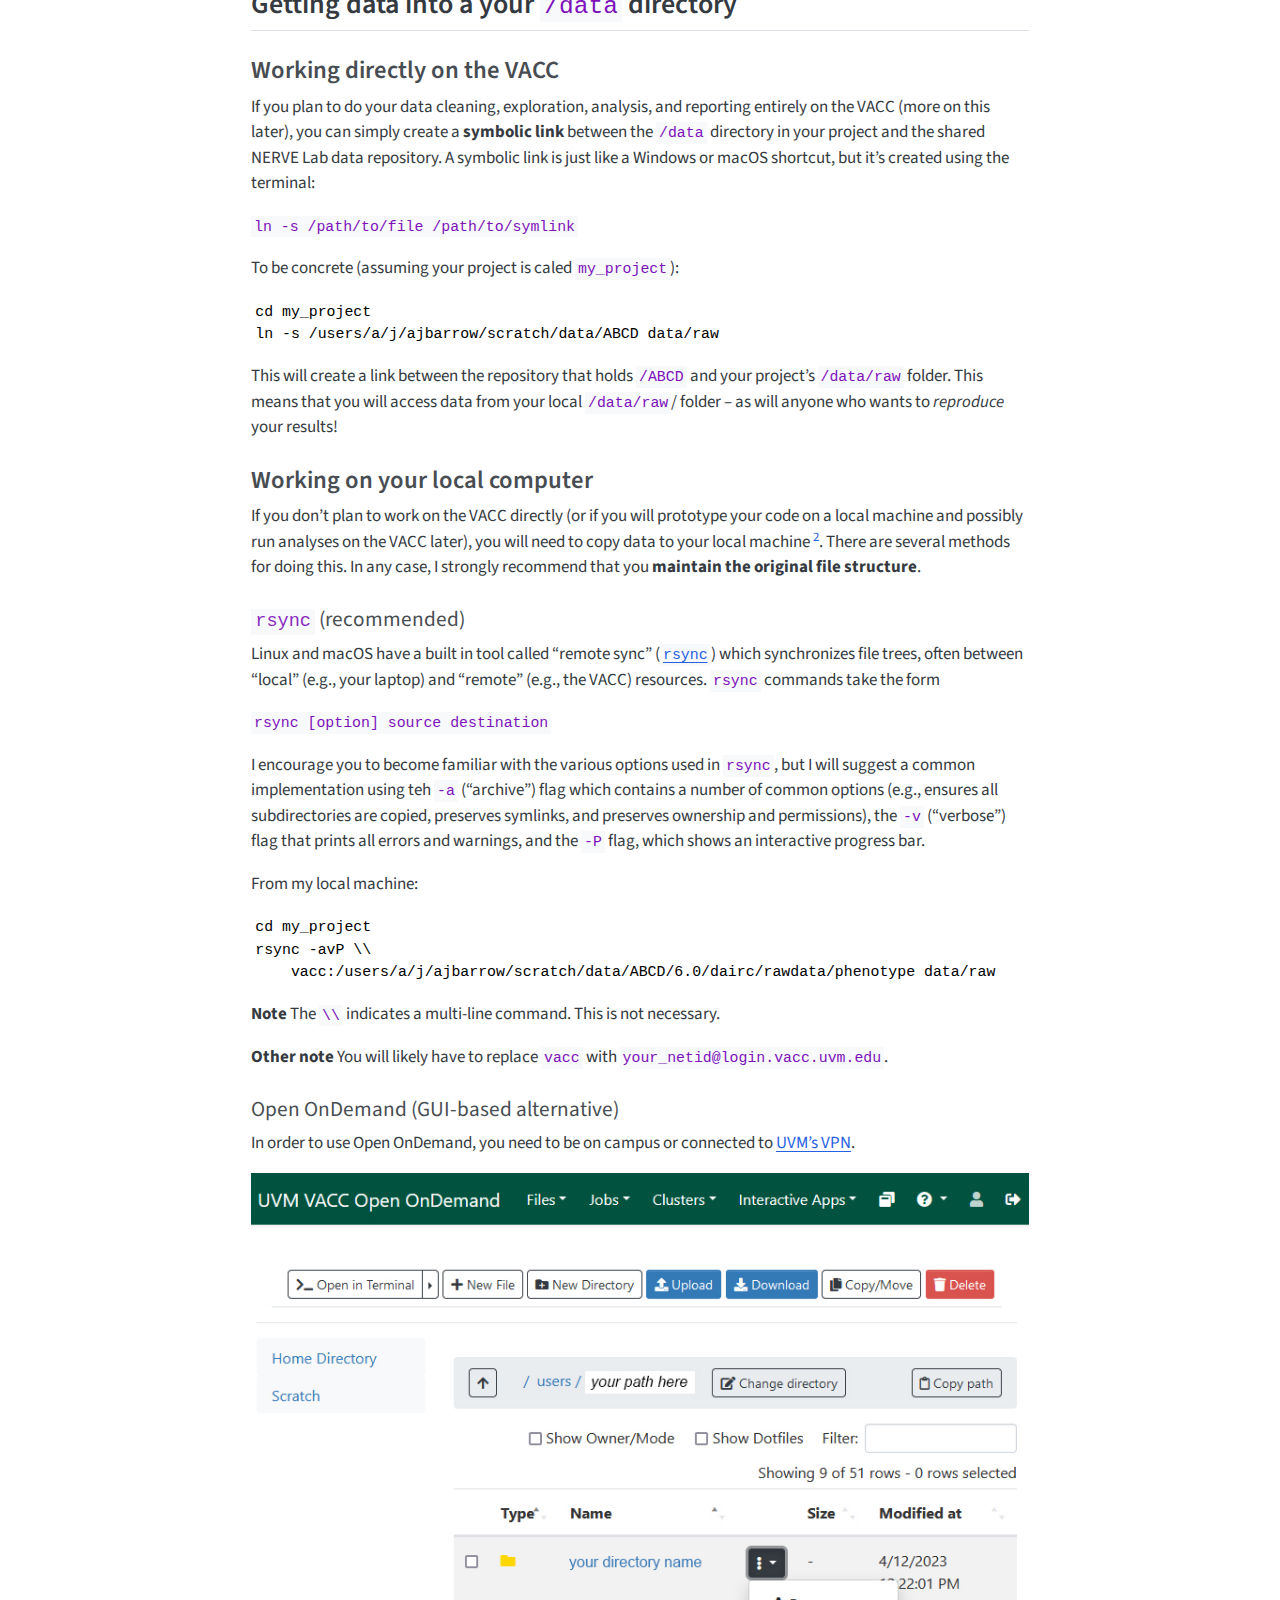
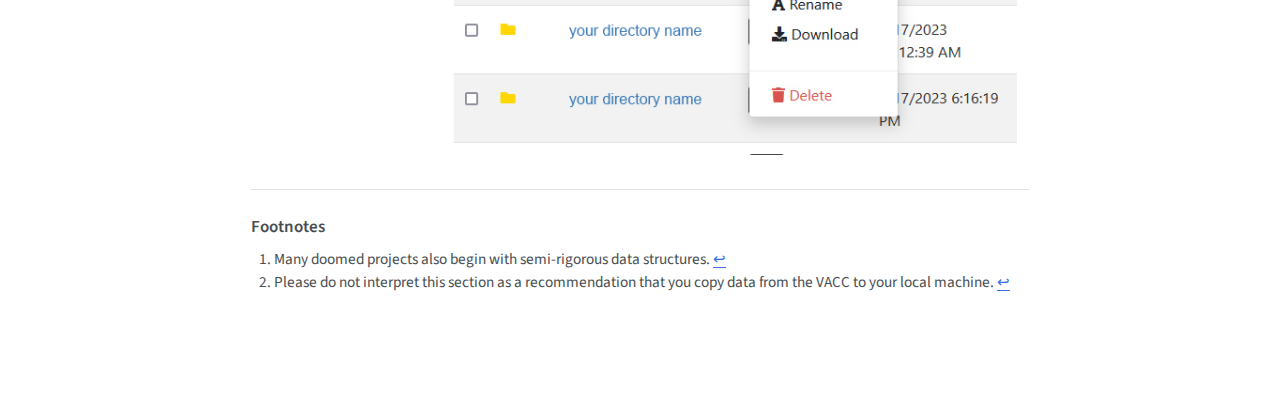
<file: access_data.html>
<!DOCTYPE html>
<html xmlns="http://www.w3.org/1999/xhtml" lang="en" xml:lang="en"><head>

<meta charset="utf-8">
<meta name="generator" content="quarto-1.7.29">

<meta name="viewport" content="width=device-width, initial-scale=1.0, user-scalable=yes">


<title>Accessing UVM-Hosted Data – NERVE Lab Data Management</title>
<style>
code{white-space: pre-wrap;}
span.smallcaps{font-variant: small-caps;}
div.columns{display: flex; gap: min(4vw, 1.5em);}
div.column{flex: auto; overflow-x: auto;}
div.hanging-indent{margin-left: 1.5em; text-indent: -1.5em;}
ul.task-list{list-style: none;}
ul.task-list li input[type="checkbox"] {
  width: 0.8em;
  margin: 0 0.8em 0.2em -1em; /* quarto-specific, see https://github.com/quarto-dev/quarto-cli/issues/4556 */ 
  vertical-align: middle;
}
</style>


<script src="site_libs/quarto-nav/quarto-nav.js"></script>
<script src="site_libs/quarto-nav/headroom.min.js"></script>
<script src="site_libs/clipboard/clipboard.min.js"></script>
<script src="site_libs/quarto-search/autocomplete.umd.js"></script>
<script src="site_libs/quarto-search/fuse.min.js"></script>
<script src="site_libs/quarto-search/quarto-search.js"></script>
<meta name="quarto:offset" content="./">
<script src="site_libs/quarto-html/quarto.js" type="module"></script>
<script src="site_libs/quarto-html/tabsets/tabsets.js" type="module"></script>
<script src="site_libs/quarto-html/popper.min.js"></script>
<script src="site_libs/quarto-html/tippy.umd.min.js"></script>
<script src="site_libs/quarto-html/anchor.min.js"></script>
<link href="site_libs/quarto-html/tippy.css" rel="stylesheet">
<link href="site_libs/quarto-html/quarto-syntax-highlighting-0815c480559380816a4d1ea211a47e91.css" rel="stylesheet" id="quarto-text-highlighting-styles">
<script src="site_libs/bootstrap/bootstrap.min.js"></script>
<link href="site_libs/bootstrap/bootstrap-icons.css" rel="stylesheet">
<link href="site_libs/bootstrap/bootstrap-46c2108cb5970b202887687d23fed73e.min.css" rel="stylesheet" append-hash="true" id="quarto-bootstrap" data-mode="light">
<script id="quarto-search-options" type="application/json">{
  "location": "navbar",
  "copy-button": false,
  "collapse-after": 3,
  "panel-placement": "end",
  "type": "overlay",
  "limit": 50,
  "keyboard-shortcut": [
    "f",
    "/",
    "s"
  ],
  "show-item-context": false,
  "language": {
    "search-no-results-text": "No results",
    "search-matching-documents-text": "matching documents",
    "search-copy-link-title": "Copy link to search",
    "search-hide-matches-text": "Hide additional matches",
    "search-more-match-text": "more match in this document",
    "search-more-matches-text": "more matches in this document",
    "search-clear-button-title": "Clear",
    "search-text-placeholder": "",
    "search-detached-cancel-button-title": "Cancel",
    "search-submit-button-title": "Submit",
    "search-label": "Search"
  }
}</script>


<link rel="stylesheet" href="styles.css">
</head>

<body class="nav-sidebar docked nav-fixed quarto-light">

<div id="quarto-search-results"></div>
  <header id="quarto-header" class="headroom fixed-top">
    <nav class="navbar navbar-expand-lg " data-bs-theme="dark">
      <div class="navbar-container container-fluid">
      <div class="navbar-brand-container mx-auto">
    <a class="navbar-brand" href="./index.html">
    <span class="navbar-title">NERVE Lab Data Management</span>
    </a>
  </div>
            <div id="quarto-search" class="" title="Search"></div>
          <button class="navbar-toggler" type="button" data-bs-toggle="collapse" data-bs-target="#navbarCollapse" aria-controls="navbarCollapse" role="menu" aria-expanded="false" aria-label="Toggle navigation" onclick="if (window.quartoToggleHeadroom) { window.quartoToggleHeadroom(); }">
  <span class="navbar-toggler-icon"></span>
</button>
          <div class="collapse navbar-collapse" id="navbarCollapse">
            <ul class="navbar-nav navbar-nav-scroll me-auto">
  <li class="nav-item">
    <a class="nav-link" href="./index.html"> 
<span class="menu-text">Home</span></a>
  </li>  
  <li class="nav-item">
    <a class="nav-link active" href="./guide.html" aria-current="page"> 
<span class="menu-text">Guide</span></a>
  </li>  
</ul>
          </div> <!-- /navcollapse -->
            <div class="quarto-navbar-tools">
    <div class="dropdown">
      <a href="" title="" id="quarto-navigation-tool-dropdown-0" class="quarto-navigation-tool dropdown-toggle px-1" data-bs-toggle="dropdown" aria-expanded="false" role="link" aria-label=""><i class="bi bi-github"></i></a>
      <ul class="dropdown-menu" aria-labelledby="quarto-navigation-tool-dropdown-0">
          <li>
            <a class="dropdown-item quarto-navbar-tools-item" href="https://github.com/ajbarrows/nerve-data">
            Data Access
            </a>
          </li>
      </ul>
    </div>
</div>
      </div> <!-- /container-fluid -->
    </nav>
  <nav class="quarto-secondary-nav">
    <div class="container-fluid d-flex">
      <button type="button" class="quarto-btn-toggle btn" data-bs-toggle="collapse" role="button" data-bs-target=".quarto-sidebar-collapse-item" aria-controls="quarto-sidebar" aria-expanded="false" aria-label="Toggle sidebar navigation" onclick="if (window.quartoToggleHeadroom) { window.quartoToggleHeadroom(); }">
        <i class="bi bi-layout-text-sidebar-reverse"></i>
      </button>
        <nav class="quarto-page-breadcrumbs" aria-label="breadcrumb"><ol class="breadcrumb"><li class="breadcrumb-item"><a href="./access_data.html">Accessing UVM-Hosted Data</a></li></ol></nav>
        <a class="flex-grow-1" role="navigation" data-bs-toggle="collapse" data-bs-target=".quarto-sidebar-collapse-item" aria-controls="quarto-sidebar" aria-expanded="false" aria-label="Toggle sidebar navigation" onclick="if (window.quartoToggleHeadroom) { window.quartoToggleHeadroom(); }">      
        </a>
    </div>
  </nav>
</header>
<!-- content -->
<div id="quarto-content" class="quarto-container page-columns page-rows-contents page-layout-article page-navbar">
<!-- sidebar -->
  <nav id="quarto-sidebar" class="sidebar collapse collapse-horizontal quarto-sidebar-collapse-item sidebar-navigation docked overflow-auto">
    <div class="sidebar-menu-container"> 
    <ul class="list-unstyled mt-1">
        <li class="sidebar-item">
  <div class="sidebar-item-container"> 
  <a href="./guide.html" class="sidebar-item-text sidebar-link">
 <span class="menu-text">Data Management and Analysis Guides</span></a>
  </div>
</li>
        <li class="sidebar-item">
  <div class="sidebar-item-container"> 
  <a href="./access_data.html" class="sidebar-item-text sidebar-link active">
 <span class="menu-text">Accessing UVM-Hosted Data</span></a>
  </div>
</li>
        <li class="sidebar-item">
  <div class="sidebar-item-container"> 
  <a href="./using_git.html" class="sidebar-item-text sidebar-link">
 <span class="menu-text">Git and GitHub</span></a>
  </div>
</li>
    </ul>
    </div>
</nav>
<div id="quarto-sidebar-glass" class="quarto-sidebar-collapse-item" data-bs-toggle="collapse" data-bs-target=".quarto-sidebar-collapse-item"></div>
<!-- margin-sidebar -->
    <div id="quarto-margin-sidebar" class="sidebar margin-sidebar">
        <nav id="TOC" role="doc-toc" class="toc-active">
    <h2 id="toc-title">On this page</h2>
   
  <ul>
  <li><a href="#overview" id="toc-overview" class="nav-link active" data-scroll-target="#overview">Overview</a>
  <ul class="collapse">
  <li><a href="#things-you-will-need" id="toc-things-you-will-need" class="nav-link" data-scroll-target="#things-you-will-need">Things you will need</a></li>
  </ul></li>
  <li><a href="#accessing-data-stored-on-the-vacc" id="toc-accessing-data-stored-on-the-vacc" class="nav-link" data-scroll-target="#accessing-data-stored-on-the-vacc">Accessing data stored on the VACC</a></li>
  <li><a href="#starting-a-project" id="toc-starting-a-project" class="nav-link" data-scroll-target="#starting-a-project">Starting a project</a>
  <ul class="collapse">
  <li><a href="#language-agnostic-project-elements-essential" id="toc-language-agnostic-project-elements-essential" class="nav-link" data-scroll-target="#language-agnostic-project-elements-essential">Language-agnostic project elements (essential):</a></li>
  <li><a href="#r-specific-additions-basic-version" id="toc-r-specific-additions-basic-version" class="nav-link" data-scroll-target="#r-specific-additions-basic-version">R-specific additions (basic version)</a></li>
  <li><a href="#python-specific-additions-basic-version" id="toc-python-specific-additions-basic-version" class="nav-link" data-scroll-target="#python-specific-additions-basic-version">Python-specific additions (basic version)</a></li>
  </ul></li>
  <li><a href="#getting-data-into-a-your-data-directory" id="toc-getting-data-into-a-your-data-directory" class="nav-link" data-scroll-target="#getting-data-into-a-your-data-directory">Getting data into a your <code>/data</code> directory</a>
  <ul class="collapse">
  <li><a href="#working-directly-on-the-vacc" id="toc-working-directly-on-the-vacc" class="nav-link" data-scroll-target="#working-directly-on-the-vacc">Working directly on the VACC</a></li>
  <li><a href="#working-on-your-local-computer" id="toc-working-on-your-local-computer" class="nav-link" data-scroll-target="#working-on-your-local-computer">Working on your local computer</a></li>
  </ul></li>
  </ul>
</nav>
    </div>
<!-- main -->
<main class="content" id="quarto-document-content">

<header id="title-block-header" class="quarto-title-block default">
<div class="quarto-title">
<h1 class="title">Accessing UVM-Hosted Data</h1>
</div>



<div class="quarto-title-meta">

    
  
    
  </div>
  


</header>


<section id="overview" class="level2">
<h2 class="anchored" data-anchor-id="overview">Overview</h2>
<div class="callout callout-style-default callout-note callout-titled">
<div class="callout-header d-flex align-content-center">
<div class="callout-icon-container">
<i class="callout-icon"></i>
</div>
<div class="callout-title-container flex-fill">
Note
</div>
</div>
<div class="callout-body-container callout-body">
<p>Guiding philosophy: share data by sharing code to encourage best practices.</p>
</div>
</div>
<p><strong>Goal:</strong> Agree on a flexible, convenient way to produce collaborative, shareable data science projects.</p>
<section id="things-you-will-need" class="level3">
<h3 class="anchored" data-anchor-id="things-you-will-need">Things you will need</h3>
<ul>
<li>an account with the <a href="https://www.uvm.edu/vacc">Vermont Advanced Computing Center (VACC)</a></li>
<li>one of the following operating systems:
<ul>
<li>Linux (any distribution)</li>
<li>macOS</li>
<li><a href="https://learn.microsoft.com/en-us/windows/wsl/install">Windows Subsystem for Linux (WSL)</a></li>
</ul></li>
</ul>
</section>
</section>
<section id="accessing-data-stored-on-the-vacc" class="level2">
<h2 class="anchored" data-anchor-id="accessing-data-stored-on-the-vacc">Accessing data stored on the VACC</h2>
<ul>
<li>UVM’s high-performance computing (HPC) cluster
<ul>
<li>“cluster” refers to multiple compute ‘nodes’ working in concert</li>
</ul></li>
<li>Accessible primarily though <a href="https://en.wikipedia.org/wiki/Secure_Shell">SSH</a>
<ul>
<li>but also through a GUI (<a href="https://www.uvm.edu/vacc/docs/start_guide/ondemand/">Open OnDemand</a>)</li>
</ul></li>
</ul>
<p>Once you have a VACC account, you’ll want to familiarize yourself with the <a href="https://www.uvm.edu/vacc/docs/start_guide/intro/">documentation</a>. This documentation incldues guides for</p>
<ul>
<li>Linux basics</li>
<li>connecting to the VACC’s “login” nodes</li>
<li>SLURM – the VACC’s job submission manager</li>
<li>language-specific instructions</li>
<li>much more…</li>
</ul>
<p>I’m going to assume you’ve reviewed these guides and have successfully connected to a VACC login node using SSH. I have an SSH “alias” set up to make things easier:</p>
<p><img src="figures/vacc_login.png" class="img-fluid" style="width:60.0%"></p>
<p>You can now navigate to where our in-house data sets are maintained:</p>
<pre><code>cd /users/a/j/ajbarrow/scratch/data</code></pre>
<p>Using basic Linux commands, we can explore the file directory:</p>
<p><img src="figures/dir_explore.png" class="img-fluid" style="width:60.0%"></p>
</section>
<section id="starting-a-project" class="level2">
<h2 class="anchored" data-anchor-id="starting-a-project">Starting a project</h2>
<p>All successful data science projects begin with a semi-rigorous file structure<a href="#fn1" class="footnote-ref" id="fnref1" role="doc-noteref"><sup>1</sup></a>.</p>
<p>Recommended reading: - <a href="https://cookiecutter-data-science.drivendata.org">cookiecutter data science</a> - <a href="https://docs.kedro.org/en/1.0.0/getting-started/course/">kedro</a></p>
<p>Note: these are opinions. They’re best-practice-informed opinions, but still opinions.</p>
<section id="language-agnostic-project-elements-essential" class="level3">
<h3 class="anchored" data-anchor-id="language-agnostic-project-elements-essential">Language-agnostic project elements (essential):</h3>
<pre><code>.
├── data
│&nbsp;&nbsp; ├── processed
│&nbsp;&nbsp; └── raw
├── LICENSE.md
├── models
├── notebooks
├── README.md
└── reports
    └── figures</code></pre>
<p><code>/data</code> contains (1) actual data files, or (2) symbolic links to data files (more on that later). <code>/data/raw</code> is data your code hasn’t touched. <code>/data/processed</code> are derivatives created within the current project.</p>
<p><code>/models</code> contains fitted/trained serialized model objects (e.g., Python <code>.pkl</code> or R <code>.rds</code> files)</p>
<p><code>/notebooks</code> contains exploratory and prototyping code written in Jupyter or R Markdown/Quarto notebooks. This is generally not where the analysis “actually happens.”</p>
<p><code>/reports</code> contains presentation materials you intend to share (e.g., LaTeX, Quarto, .pdf, .docx)</p>
<p><code>README.md</code> describes essential information about the project and its data repository</p>
<p><code>LICENSE.md</code> is a standardized file describing how your code may be used.</p>
</section>
<section id="r-specific-additions-basic-version" class="level3">
<h3 class="anchored" data-anchor-id="r-specific-additions-basic-version">R-specific additions (basic version)</h3>
<pre><code>.
├── {project-name}.Rproj
├── R
│&nbsp;&nbsp; └── {load_data}.R
├── renv
├── renv.lock</code></pre>
<p>/{}.Rproj` file – basic collection of settings interpreted by RStudio. Not strictly necessary, but handy.</p>
<p><code>/renv</code> and <code>renv.lock</code> are environment files created by the package <a href="https://rstudio.github.io/renv/"><code>renv</code></a>. More on virtual environments later.</p>
<p><code>/R</code> contains R scripts where the analysis “actually happens.”</p>
</section>
<section id="python-specific-additions-basic-version" class="level3">
<h3 class="anchored" data-anchor-id="python-specific-additions-basic-version">Python-specific additions (basic version)</h3>
<pre><code>.
├── environment.yml
├── src
│&nbsp;&nbsp; └── {load_data}.py</code></pre>
<p><code>/environment.yml</code> is a “frozen” file created by the library <a href="https://docs.conda.io/projects/conda/en/stable/user-guide/tasks/manage-environments.html"><code>conda</code></a>. More on virtual environments later.</p>
<p><code>/src</code> contains Python scripts where the analysis “actually happens.”</p>
</section>
</section>
<section id="getting-data-into-a-your-data-directory" class="level2">
<h2 class="anchored" data-anchor-id="getting-data-into-a-your-data-directory">Getting data into a your <code>/data</code> directory</h2>
<section id="working-directly-on-the-vacc" class="level3">
<h3 class="anchored" data-anchor-id="working-directly-on-the-vacc">Working directly on the VACC</h3>
<p>If you plan to do your data cleaning, exploration, analysis, and reporting entirely on the VACC (more on this later), you can simply create a <strong>symbolic link</strong> between the <code>/data</code> directory in your project and the shared NERVE Lab data repository. A symbolic link is just like a Windows or macOS shortcut, but it’s created using the terminal:</p>
<p><code>ln -s /path/to/file /path/to/symlink</code></p>
<p>To be concrete (assuming your project is caled <code>my_project</code>):</p>
<pre><code>cd my_project
ln -s /users/a/j/ajbarrow/scratch/data/ABCD data/raw</code></pre>
<p>This will create a link between the repository that holds <code>/ABCD</code> and your project’s <code>/data/raw</code> folder. This means that you will access data from your local <code>/data/raw</code>/ folder – as will anyone who wants to <em>reproduce</em> your results!</p>
</section>
<section id="working-on-your-local-computer" class="level3">
<h3 class="anchored" data-anchor-id="working-on-your-local-computer">Working on your local computer</h3>
<p>If you don’t plan to work on the VACC directly (or if you will prototype your code on a local machine and possibly run analyses on the VACC later), you will need to copy data to your local machine <a href="#fn2" class="footnote-ref" id="fnref2" role="doc-noteref"><sup>2</sup></a>. There are several methods for doing this. In any case, I strongly recommend that you <strong>maintain the original file structure</strong>.</p>
<section id="rsync-recommended" class="level4">
<h4 class="anchored" data-anchor-id="rsync-recommended"><code>rsync</code> (recommended)</h4>
<p>Linux and macOS have a built in tool called “remote sync” (<a href="https://ss64.com/bash/rsync.html"><code>rsync</code></a>) which synchronizes file trees, often between “local” (e.g., your laptop) and “remote” (e.g., the VACC) resources. <code>rsync</code> commands take the form</p>
<p><code>rsync [option] source destination</code></p>
<p>I encourage you to become familiar with the various options used in <code>rsync</code>, but I will suggest a common implementation using teh <code>-a</code> (“archive”) flag which contains a number of common options (e.g., ensures all subdirectories are copied, preserves symlinks, and preserves ownership and permissions), the <code>-v</code> (“verbose”) flag that prints all errors and warnings, and the <code>-P</code> flag, which shows an interactive progress bar.</p>
<p>From my local machine:</p>
<pre><code>cd my_project
rsync -avP \\ 
    vacc:/users/a/j/ajbarrow/scratch/data/ABCD/6.0/dairc/rawdata/phenotype data/raw</code></pre>
<p><strong>Note</strong> The <code>\\</code> indicates a multi-line command. This is not necessary.</p>
<p><strong>Other note</strong> You will likely have to replace <code>vacc</code> with <code>your_netid@login.vacc.uvm.edu</code>.</p>
</section>
<section id="open-ondemand-gui-based-alternative" class="level4">
<h4 class="anchored" data-anchor-id="open-ondemand-gui-based-alternative">Open OnDemand (GUI-based alternative)</h4>
<p>In order to use Open OnDemand, you need to be on campus or connected to <a href="https://www.uvm.edu/it/kb/article/uvm-vpn/">UVM’s VPN</a>.</p>
<p><img src="figures/ood-files.jpg" class="img-fluid" style="width:880.0%"></p>


</section>
</section>
</section>


<div id="quarto-appendix" class="default"><section id="footnotes" class="footnotes footnotes-end-of-document" role="doc-endnotes"><h2 class="anchored quarto-appendix-heading">Footnotes</h2>

<ol>
<li id="fn1"><p>Many doomed projects also begin with semi-rigorous data structures.<a href="#fnref1" class="footnote-back" role="doc-backlink">↩︎</a></p></li>
<li id="fn2"><p>Please do not interpret this section as a recommendation that you copy data from the VACC to your local machine.<a href="#fnref2" class="footnote-back" role="doc-backlink">↩︎</a></p></li>
</ol>
</section></div></main> <!-- /main -->
<script id="quarto-html-after-body" type="application/javascript">
  window.document.addEventListener("DOMContentLoaded", function (event) {
    const icon = "";
    const anchorJS = new window.AnchorJS();
    anchorJS.options = {
      placement: 'right',
      icon: icon
    };
    anchorJS.add('.anchored');
    const isCodeAnnotation = (el) => {
      for (const clz of el.classList) {
        if (clz.startsWith('code-annotation-')) {                     
          return true;
        }
      }
      return false;
    }
    const onCopySuccess = function(e) {
      // button target
      const button = e.trigger;
      // don't keep focus
      button.blur();
      // flash "checked"
      button.classList.add('code-copy-button-checked');
      var currentTitle = button.getAttribute("title");
      button.setAttribute("title", "Copied!");
      let tooltip;
      if (window.bootstrap) {
        button.setAttribute("data-bs-toggle", "tooltip");
        button.setAttribute("data-bs-placement", "left");
        button.setAttribute("data-bs-title", "Copied!");
        tooltip = new bootstrap.Tooltip(button, 
          { trigger: "manual", 
            customClass: "code-copy-button-tooltip",
            offset: [0, -8]});
        tooltip.show();    
      }
      setTimeout(function() {
        if (tooltip) {
          tooltip.hide();
          button.removeAttribute("data-bs-title");
          button.removeAttribute("data-bs-toggle");
          button.removeAttribute("data-bs-placement");
        }
        button.setAttribute("title", currentTitle);
        button.classList.remove('code-copy-button-checked');
      }, 1000);
      // clear code selection
      e.clearSelection();
    }
    const getTextToCopy = function(trigger) {
        const codeEl = trigger.previousElementSibling.cloneNode(true);
        for (const childEl of codeEl.children) {
          if (isCodeAnnotation(childEl)) {
            childEl.remove();
          }
        }
        return codeEl.innerText;
    }
    const clipboard = new window.ClipboardJS('.code-copy-button:not([data-in-quarto-modal])', {
      text: getTextToCopy
    });
    clipboard.on('success', onCopySuccess);
    if (window.document.getElementById('quarto-embedded-source-code-modal')) {
      const clipboardModal = new window.ClipboardJS('.code-copy-button[data-in-quarto-modal]', {
        text: getTextToCopy,
        container: window.document.getElementById('quarto-embedded-source-code-modal')
      });
      clipboardModal.on('success', onCopySuccess);
    }
      var localhostRegex = new RegExp(/^(?:http|https):\/\/localhost\:?[0-9]*\//);
      var mailtoRegex = new RegExp(/^mailto:/);
        var filterRegex = new RegExp("https:\/\/ajbarrows\.github\.io\/nerve-data\/");
      var isInternal = (href) => {
          return filterRegex.test(href) || localhostRegex.test(href) || mailtoRegex.test(href);
      }
      // Inspect non-navigation links and adorn them if external
     var links = window.document.querySelectorAll('a[href]:not(.nav-link):not(.navbar-brand):not(.toc-action):not(.sidebar-link):not(.sidebar-item-toggle):not(.pagination-link):not(.no-external):not([aria-hidden]):not(.dropdown-item):not(.quarto-navigation-tool):not(.about-link)');
      for (var i=0; i<links.length; i++) {
        const link = links[i];
        if (!isInternal(link.href)) {
          // undo the damage that might have been done by quarto-nav.js in the case of
          // links that we want to consider external
          if (link.dataset.originalHref !== undefined) {
            link.href = link.dataset.originalHref;
          }
        }
      }
    function tippyHover(el, contentFn, onTriggerFn, onUntriggerFn) {
      const config = {
        allowHTML: true,
        maxWidth: 500,
        delay: 100,
        arrow: false,
        appendTo: function(el) {
            return el.parentElement;
        },
        interactive: true,
        interactiveBorder: 10,
        theme: 'quarto',
        placement: 'bottom-start',
      };
      if (contentFn) {
        config.content = contentFn;
      }
      if (onTriggerFn) {
        config.onTrigger = onTriggerFn;
      }
      if (onUntriggerFn) {
        config.onUntrigger = onUntriggerFn;
      }
      window.tippy(el, config); 
    }
    const noterefs = window.document.querySelectorAll('a[role="doc-noteref"]');
    for (var i=0; i<noterefs.length; i++) {
      const ref = noterefs[i];
      tippyHover(ref, function() {
        // use id or data attribute instead here
        let href = ref.getAttribute('data-footnote-href') || ref.getAttribute('href');
        try { href = new URL(href).hash; } catch {}
        const id = href.replace(/^#\/?/, "");
        const note = window.document.getElementById(id);
        if (note) {
          return note.innerHTML;
        } else {
          return "";
        }
      });
    }
    const xrefs = window.document.querySelectorAll('a.quarto-xref');
    const processXRef = (id, note) => {
      // Strip column container classes
      const stripColumnClz = (el) => {
        el.classList.remove("page-full", "page-columns");
        if (el.children) {
          for (const child of el.children) {
            stripColumnClz(child);
          }
        }
      }
      stripColumnClz(note)
      if (id === null || id.startsWith('sec-')) {
        // Special case sections, only their first couple elements
        const container = document.createElement("div");
        if (note.children && note.children.length > 2) {
          container.appendChild(note.children[0].cloneNode(true));
          for (let i = 1; i < note.children.length; i++) {
            const child = note.children[i];
            if (child.tagName === "P" && child.innerText === "") {
              continue;
            } else {
              container.appendChild(child.cloneNode(true));
              break;
            }
          }
          if (window.Quarto?.typesetMath) {
            window.Quarto.typesetMath(container);
          }
          return container.innerHTML
        } else {
          if (window.Quarto?.typesetMath) {
            window.Quarto.typesetMath(note);
          }
          return note.innerHTML;
        }
      } else {
        // Remove any anchor links if they are present
        const anchorLink = note.querySelector('a.anchorjs-link');
        if (anchorLink) {
          anchorLink.remove();
        }
        if (window.Quarto?.typesetMath) {
          window.Quarto.typesetMath(note);
        }
        if (note.classList.contains("callout")) {
          return note.outerHTML;
        } else {
          return note.innerHTML;
        }
      }
    }
    for (var i=0; i<xrefs.length; i++) {
      const xref = xrefs[i];
      tippyHover(xref, undefined, function(instance) {
        instance.disable();
        let url = xref.getAttribute('href');
        let hash = undefined; 
        if (url.startsWith('#')) {
          hash = url;
        } else {
          try { hash = new URL(url).hash; } catch {}
        }
        if (hash) {
          const id = hash.replace(/^#\/?/, "");
          const note = window.document.getElementById(id);
          if (note !== null) {
            try {
              const html = processXRef(id, note.cloneNode(true));
              instance.setContent(html);
            } finally {
              instance.enable();
              instance.show();
            }
          } else {
            // See if we can fetch this
            fetch(url.split('#')[0])
            .then(res => res.text())
            .then(html => {
              const parser = new DOMParser();
              const htmlDoc = parser.parseFromString(html, "text/html");
              const note = htmlDoc.getElementById(id);
              if (note !== null) {
                const html = processXRef(id, note);
                instance.setContent(html);
              } 
            }).finally(() => {
              instance.enable();
              instance.show();
            });
          }
        } else {
          // See if we can fetch a full url (with no hash to target)
          // This is a special case and we should probably do some content thinning / targeting
          fetch(url)
          .then(res => res.text())
          .then(html => {
            const parser = new DOMParser();
            const htmlDoc = parser.parseFromString(html, "text/html");
            const note = htmlDoc.querySelector('main.content');
            if (note !== null) {
              // This should only happen for chapter cross references
              // (since there is no id in the URL)
              // remove the first header
              if (note.children.length > 0 && note.children[0].tagName === "HEADER") {
                note.children[0].remove();
              }
              const html = processXRef(null, note);
              instance.setContent(html);
            } 
          }).finally(() => {
            instance.enable();
            instance.show();
          });
        }
      }, function(instance) {
      });
    }
        let selectedAnnoteEl;
        const selectorForAnnotation = ( cell, annotation) => {
          let cellAttr = 'data-code-cell="' + cell + '"';
          let lineAttr = 'data-code-annotation="' +  annotation + '"';
          const selector = 'span[' + cellAttr + '][' + lineAttr + ']';
          return selector;
        }
        const selectCodeLines = (annoteEl) => {
          const doc = window.document;
          const targetCell = annoteEl.getAttribute("data-target-cell");
          const targetAnnotation = annoteEl.getAttribute("data-target-annotation");
          const annoteSpan = window.document.querySelector(selectorForAnnotation(targetCell, targetAnnotation));
          const lines = annoteSpan.getAttribute("data-code-lines").split(",");
          const lineIds = lines.map((line) => {
            return targetCell + "-" + line;
          })
          let top = null;
          let height = null;
          let parent = null;
          if (lineIds.length > 0) {
              //compute the position of the single el (top and bottom and make a div)
              const el = window.document.getElementById(lineIds[0]);
              top = el.offsetTop;
              height = el.offsetHeight;
              parent = el.parentElement.parentElement;
            if (lineIds.length > 1) {
              const lastEl = window.document.getElementById(lineIds[lineIds.length - 1]);
              const bottom = lastEl.offsetTop + lastEl.offsetHeight;
              height = bottom - top;
            }
            if (top !== null && height !== null && parent !== null) {
              // cook up a div (if necessary) and position it 
              let div = window.document.getElementById("code-annotation-line-highlight");
              if (div === null) {
                div = window.document.createElement("div");
                div.setAttribute("id", "code-annotation-line-highlight");
                div.style.position = 'absolute';
                parent.appendChild(div);
              }
              div.style.top = top - 2 + "px";
              div.style.height = height + 4 + "px";
              div.style.left = 0;
              let gutterDiv = window.document.getElementById("code-annotation-line-highlight-gutter");
              if (gutterDiv === null) {
                gutterDiv = window.document.createElement("div");
                gutterDiv.setAttribute("id", "code-annotation-line-highlight-gutter");
                gutterDiv.style.position = 'absolute';
                const codeCell = window.document.getElementById(targetCell);
                const gutter = codeCell.querySelector('.code-annotation-gutter');
                gutter.appendChild(gutterDiv);
              }
              gutterDiv.style.top = top - 2 + "px";
              gutterDiv.style.height = height + 4 + "px";
            }
            selectedAnnoteEl = annoteEl;
          }
        };
        const unselectCodeLines = () => {
          const elementsIds = ["code-annotation-line-highlight", "code-annotation-line-highlight-gutter"];
          elementsIds.forEach((elId) => {
            const div = window.document.getElementById(elId);
            if (div) {
              div.remove();
            }
          });
          selectedAnnoteEl = undefined;
        };
          // Handle positioning of the toggle
      window.addEventListener(
        "resize",
        throttle(() => {
          elRect = undefined;
          if (selectedAnnoteEl) {
            selectCodeLines(selectedAnnoteEl);
          }
        }, 10)
      );
      function throttle(fn, ms) {
      let throttle = false;
      let timer;
        return (...args) => {
          if(!throttle) { // first call gets through
              fn.apply(this, args);
              throttle = true;
          } else { // all the others get throttled
              if(timer) clearTimeout(timer); // cancel #2
              timer = setTimeout(() => {
                fn.apply(this, args);
                timer = throttle = false;
              }, ms);
          }
        };
      }
        // Attach click handler to the DT
        const annoteDls = window.document.querySelectorAll('dt[data-target-cell]');
        for (const annoteDlNode of annoteDls) {
          annoteDlNode.addEventListener('click', (event) => {
            const clickedEl = event.target;
            if (clickedEl !== selectedAnnoteEl) {
              unselectCodeLines();
              const activeEl = window.document.querySelector('dt[data-target-cell].code-annotation-active');
              if (activeEl) {
                activeEl.classList.remove('code-annotation-active');
              }
              selectCodeLines(clickedEl);
              clickedEl.classList.add('code-annotation-active');
            } else {
              // Unselect the line
              unselectCodeLines();
              clickedEl.classList.remove('code-annotation-active');
            }
          });
        }
    const findCites = (el) => {
      const parentEl = el.parentElement;
      if (parentEl) {
        const cites = parentEl.dataset.cites;
        if (cites) {
          return {
            el,
            cites: cites.split(' ')
          };
        } else {
          return findCites(el.parentElement)
        }
      } else {
        return undefined;
      }
    };
    var bibliorefs = window.document.querySelectorAll('a[role="doc-biblioref"]');
    for (var i=0; i<bibliorefs.length; i++) {
      const ref = bibliorefs[i];
      const citeInfo = findCites(ref);
      if (citeInfo) {
        tippyHover(citeInfo.el, function() {
          var popup = window.document.createElement('div');
          citeInfo.cites.forEach(function(cite) {
            var citeDiv = window.document.createElement('div');
            citeDiv.classList.add('hanging-indent');
            citeDiv.classList.add('csl-entry');
            var biblioDiv = window.document.getElementById('ref-' + cite);
            if (biblioDiv) {
              citeDiv.innerHTML = biblioDiv.innerHTML;
            }
            popup.appendChild(citeDiv);
          });
          return popup.innerHTML;
        });
      }
    }
  });
  </script>
</div> <!-- /content -->




</body></html>
</file>
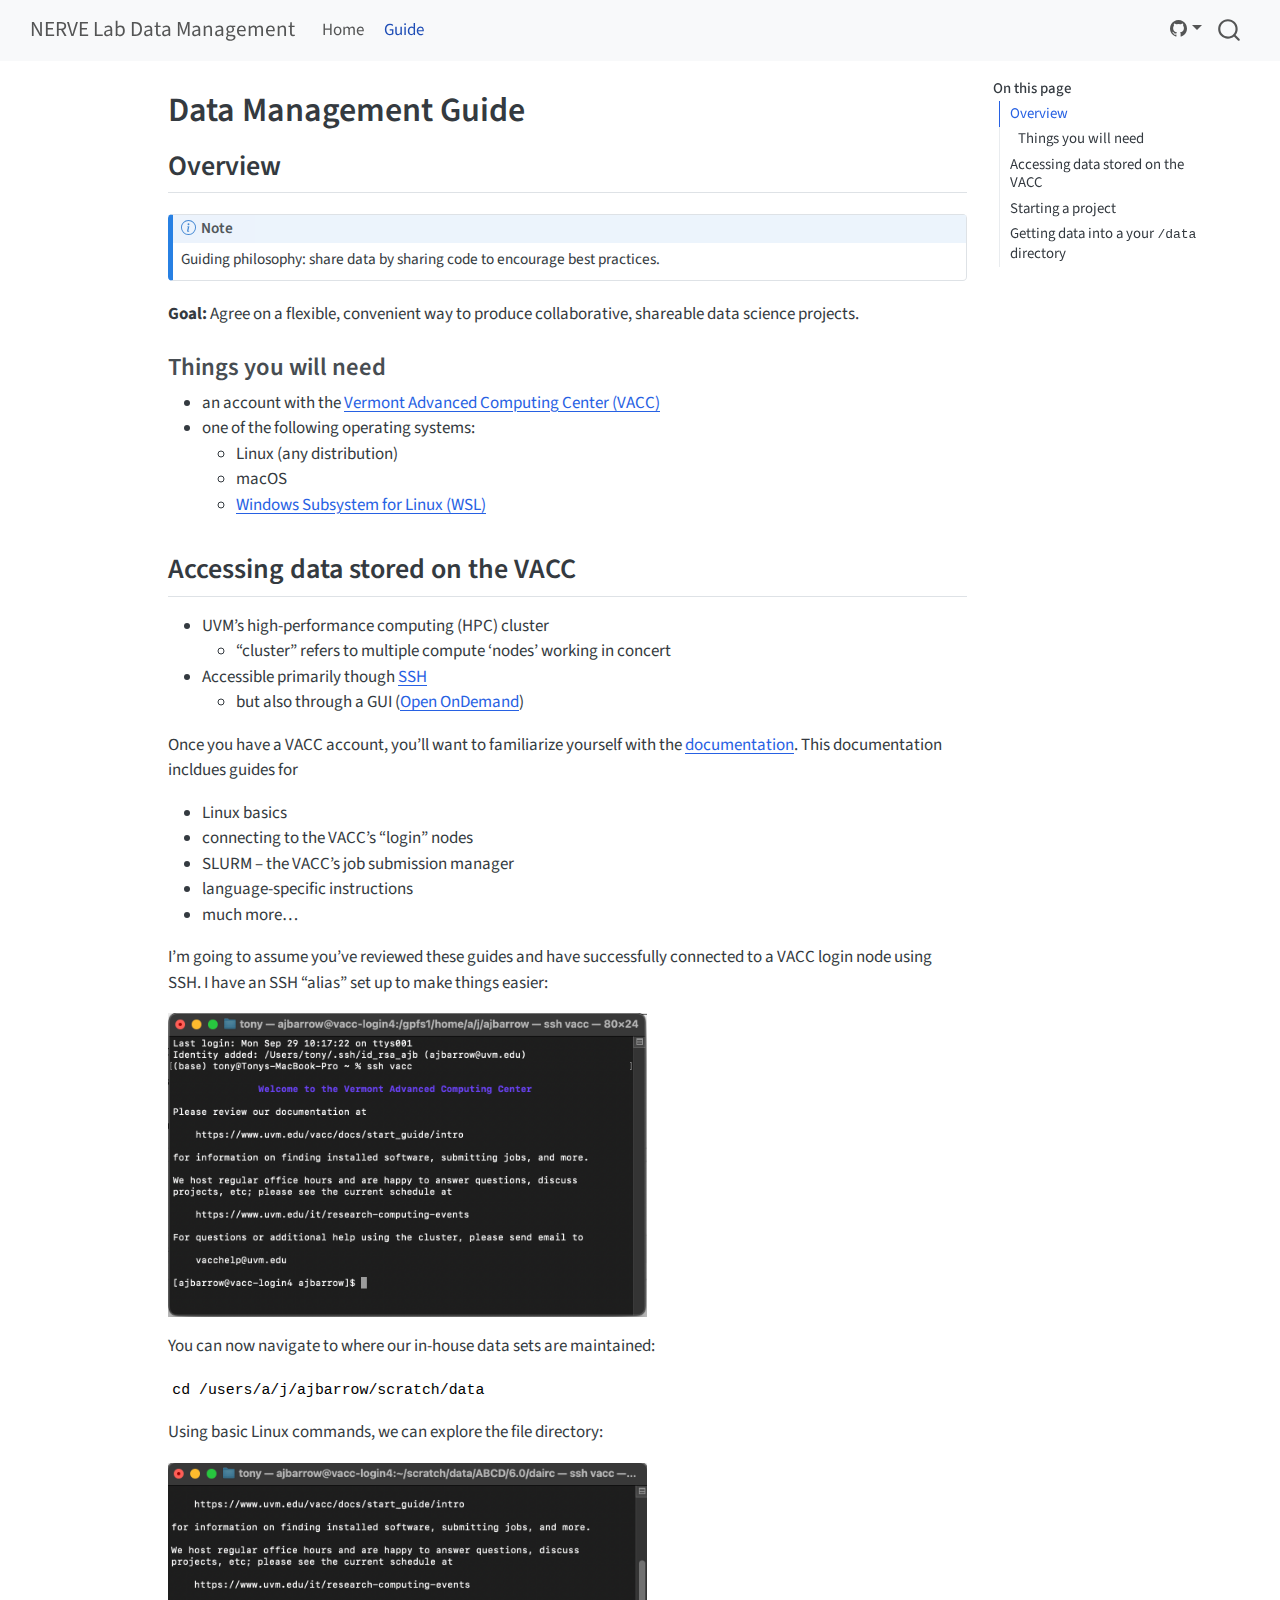
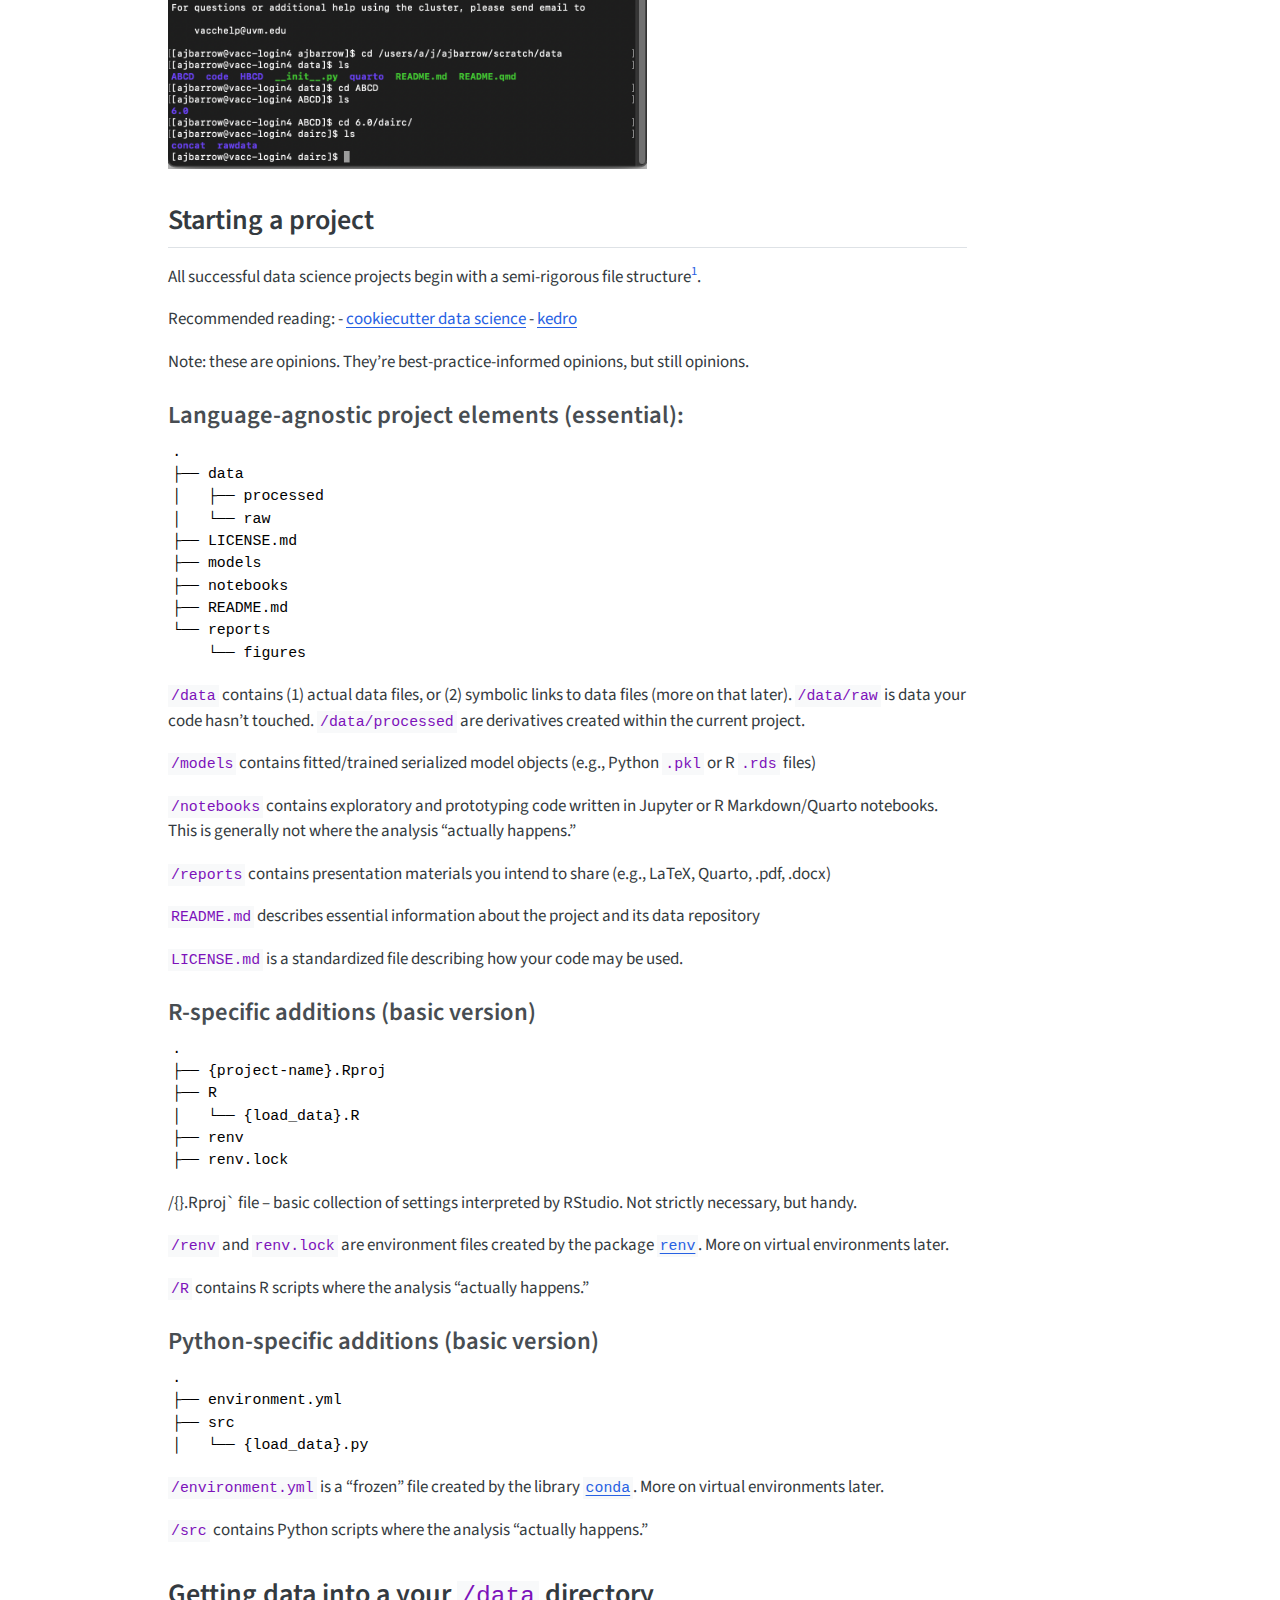
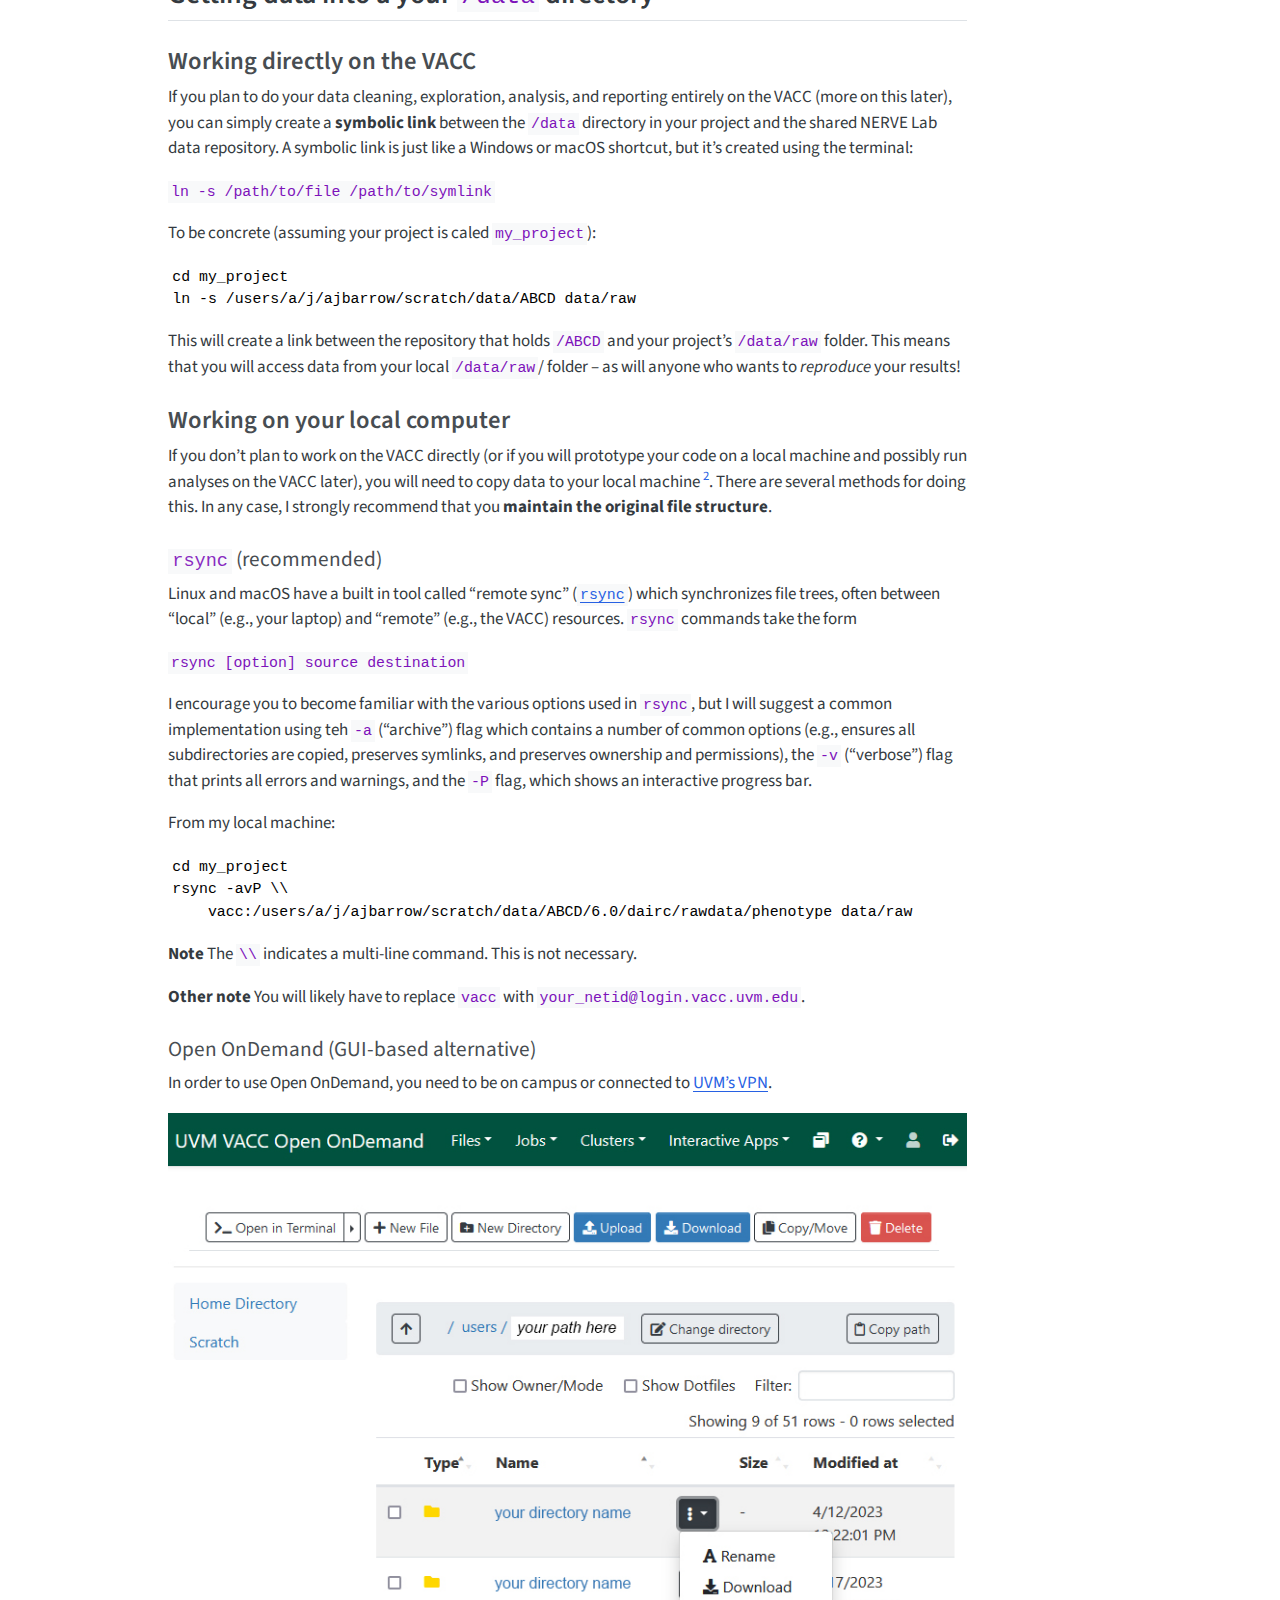
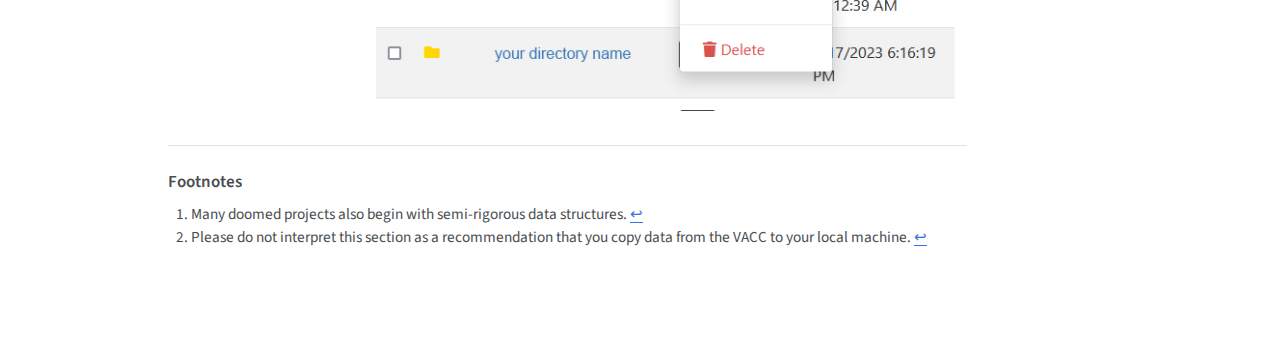
<file: guide.html>
<!DOCTYPE html>
<html xmlns="http://www.w3.org/1999/xhtml" lang="en" xml:lang="en"><head>

<meta charset="utf-8">
<meta name="generator" content="quarto-1.7.29">

<meta name="viewport" content="width=device-width, initial-scale=1.0, user-scalable=yes">


<title>Data Management Guide – NERVE Lab Data Management</title>
<style>
code{white-space: pre-wrap;}
span.smallcaps{font-variant: small-caps;}
div.columns{display: flex; gap: min(4vw, 1.5em);}
div.column{flex: auto; overflow-x: auto;}
div.hanging-indent{margin-left: 1.5em; text-indent: -1.5em;}
ul.task-list{list-style: none;}
ul.task-list li input[type="checkbox"] {
  width: 0.8em;
  margin: 0 0.8em 0.2em -1em; /* quarto-specific, see https://github.com/quarto-dev/quarto-cli/issues/4556 */ 
  vertical-align: middle;
}
</style>


<script src="site_libs/quarto-nav/quarto-nav.js"></script>
<script src="site_libs/quarto-nav/headroom.min.js"></script>
<script src="site_libs/clipboard/clipboard.min.js"></script>
<script src="site_libs/quarto-search/autocomplete.umd.js"></script>
<script src="site_libs/quarto-search/fuse.min.js"></script>
<script src="site_libs/quarto-search/quarto-search.js"></script>
<meta name="quarto:offset" content="./">
<script src="site_libs/quarto-html/quarto.js" type="module"></script>
<script src="site_libs/quarto-html/tabsets/tabsets.js" type="module"></script>
<script src="site_libs/quarto-html/popper.min.js"></script>
<script src="site_libs/quarto-html/tippy.umd.min.js"></script>
<script src="site_libs/quarto-html/anchor.min.js"></script>
<link href="site_libs/quarto-html/tippy.css" rel="stylesheet">
<link href="site_libs/quarto-html/quarto-syntax-highlighting-0815c480559380816a4d1ea211a47e91.css" rel="stylesheet" id="quarto-text-highlighting-styles">
<script src="site_libs/bootstrap/bootstrap.min.js"></script>
<link href="site_libs/bootstrap/bootstrap-icons.css" rel="stylesheet">
<link href="site_libs/bootstrap/bootstrap-c6aa55ccafe579b599e1c08b0f990df4.min.css" rel="stylesheet" append-hash="true" id="quarto-bootstrap" data-mode="light">
<script id="quarto-search-options" type="application/json">{
  "location": "navbar",
  "copy-button": false,
  "collapse-after": 3,
  "panel-placement": "end",
  "type": "overlay",
  "limit": 50,
  "keyboard-shortcut": [
    "f",
    "/",
    "s"
  ],
  "show-item-context": false,
  "language": {
    "search-no-results-text": "No results",
    "search-matching-documents-text": "matching documents",
    "search-copy-link-title": "Copy link to search",
    "search-hide-matches-text": "Hide additional matches",
    "search-more-match-text": "more match in this document",
    "search-more-matches-text": "more matches in this document",
    "search-clear-button-title": "Clear",
    "search-text-placeholder": "",
    "search-detached-cancel-button-title": "Cancel",
    "search-submit-button-title": "Submit",
    "search-label": "Search"
  }
}</script>


<link rel="stylesheet" href="styles.css">
</head>

<body class="nav-fixed quarto-light">

<div id="quarto-search-results"></div>
  <header id="quarto-header" class="headroom fixed-top">
    <nav class="navbar navbar-expand-lg " data-bs-theme="dark">
      <div class="navbar-container container-fluid">
      <div class="navbar-brand-container mx-auto">
    <a class="navbar-brand" href="./index.html">
    <span class="navbar-title">NERVE Lab Data Management</span>
    </a>
  </div>
            <div id="quarto-search" class="" title="Search"></div>
          <button class="navbar-toggler" type="button" data-bs-toggle="collapse" data-bs-target="#navbarCollapse" aria-controls="navbarCollapse" role="menu" aria-expanded="false" aria-label="Toggle navigation" onclick="if (window.quartoToggleHeadroom) { window.quartoToggleHeadroom(); }">
  <span class="navbar-toggler-icon"></span>
</button>
          <div class="collapse navbar-collapse" id="navbarCollapse">
            <ul class="navbar-nav navbar-nav-scroll me-auto">
  <li class="nav-item">
    <a class="nav-link" href="./index.html"> 
<span class="menu-text">Home</span></a>
  </li>  
  <li class="nav-item">
    <a class="nav-link active" href="./guide.html" aria-current="page"> 
<span class="menu-text">Guide</span></a>
  </li>  
</ul>
          </div> <!-- /navcollapse -->
            <div class="quarto-navbar-tools">
    <div class="dropdown">
      <a href="" title="" id="quarto-navigation-tool-dropdown-0" class="quarto-navigation-tool dropdown-toggle px-1" data-bs-toggle="dropdown" aria-expanded="false" role="link" aria-label=""><i class="bi bi-github"></i></a>
      <ul class="dropdown-menu" aria-labelledby="quarto-navigation-tool-dropdown-0">
          <li>
            <a class="dropdown-item quarto-navbar-tools-item" href="https://github.com/ajbarrows/nerve-data">
            Data Access
            </a>
          </li>
      </ul>
    </div>
</div>
      </div> <!-- /container-fluid -->
    </nav>
</header>
<!-- content -->
<div id="quarto-content" class="quarto-container page-columns page-rows-contents page-layout-article page-navbar">
<!-- sidebar -->
<!-- margin-sidebar -->
    <div id="quarto-margin-sidebar" class="sidebar margin-sidebar">
        <nav id="TOC" role="doc-toc" class="toc-active">
    <h2 id="toc-title">On this page</h2>
   
  <ul>
  <li><a href="#overview" id="toc-overview" class="nav-link active" data-scroll-target="#overview">Overview</a>
  <ul class="collapse">
  <li><a href="#things-you-will-need" id="toc-things-you-will-need" class="nav-link" data-scroll-target="#things-you-will-need">Things you will need</a></li>
  </ul></li>
  <li><a href="#accessing-data-stored-on-the-vacc" id="toc-accessing-data-stored-on-the-vacc" class="nav-link" data-scroll-target="#accessing-data-stored-on-the-vacc">Accessing data stored on the VACC</a></li>
  <li><a href="#starting-a-project" id="toc-starting-a-project" class="nav-link" data-scroll-target="#starting-a-project">Starting a project</a>
  <ul class="collapse">
  <li><a href="#language-agnostic-project-elements-essential" id="toc-language-agnostic-project-elements-essential" class="nav-link" data-scroll-target="#language-agnostic-project-elements-essential">Language-agnostic project elements (essential):</a></li>
  <li><a href="#r-specific-additions-basic-version" id="toc-r-specific-additions-basic-version" class="nav-link" data-scroll-target="#r-specific-additions-basic-version">R-specific additions (basic version)</a></li>
  <li><a href="#python-specific-additions-basic-version" id="toc-python-specific-additions-basic-version" class="nav-link" data-scroll-target="#python-specific-additions-basic-version">Python-specific additions (basic version)</a></li>
  </ul></li>
  <li><a href="#getting-data-into-a-your-data-directory" id="toc-getting-data-into-a-your-data-directory" class="nav-link" data-scroll-target="#getting-data-into-a-your-data-directory">Getting data into a your <code>/data</code> directory</a>
  <ul class="collapse">
  <li><a href="#working-directly-on-the-vacc" id="toc-working-directly-on-the-vacc" class="nav-link" data-scroll-target="#working-directly-on-the-vacc">Working directly on the VACC</a></li>
  <li><a href="#working-on-your-local-computer" id="toc-working-on-your-local-computer" class="nav-link" data-scroll-target="#working-on-your-local-computer">Working on your local computer</a></li>
  </ul></li>
  </ul>
</nav>
    </div>
<!-- main -->
<main class="content" id="quarto-document-content">

<header id="title-block-header" class="quarto-title-block default">
<div class="quarto-title">
<h1 class="title">Data Management Guide</h1>
</div>



<div class="quarto-title-meta">

    
  
    
  </div>
  


</header>


<section id="overview" class="level2">
<h2 class="anchored" data-anchor-id="overview">Overview</h2>
<div class="callout callout-style-default callout-note callout-titled">
<div class="callout-header d-flex align-content-center">
<div class="callout-icon-container">
<i class="callout-icon"></i>
</div>
<div class="callout-title-container flex-fill">
Note
</div>
</div>
<div class="callout-body-container callout-body">
<p>Guiding philosophy: share data by sharing code to encourage best practices.</p>
</div>
</div>
<p><strong>Goal:</strong> Agree on a flexible, convenient way to produce collaborative, shareable data science projects.</p>
<section id="things-you-will-need" class="level3">
<h3 class="anchored" data-anchor-id="things-you-will-need">Things you will need</h3>
<ul>
<li>an account with the <a href="https://www.uvm.edu/vacc">Vermont Advanced Computing Center (VACC)</a></li>
<li>one of the following operating systems:
<ul>
<li>Linux (any distribution)</li>
<li>macOS</li>
<li><a href="https://learn.microsoft.com/en-us/windows/wsl/install">Windows Subsystem for Linux (WSL)</a></li>
</ul></li>
</ul>
</section>
</section>
<section id="accessing-data-stored-on-the-vacc" class="level2">
<h2 class="anchored" data-anchor-id="accessing-data-stored-on-the-vacc">Accessing data stored on the VACC</h2>
<ul>
<li>UVM’s high-performance computing (HPC) cluster
<ul>
<li>“cluster” refers to multiple compute ‘nodes’ working in concert</li>
</ul></li>
<li>Accessible primarily though <a href="https://en.wikipedia.org/wiki/Secure_Shell">SSH</a>
<ul>
<li>but also through a GUI (<a href="https://www.uvm.edu/vacc/docs/start_guide/ondemand/">Open OnDemand</a>)</li>
</ul></li>
</ul>
<p>Once you have a VACC account, you’ll want to familiarize yourself with the <a href="https://www.uvm.edu/vacc/docs/start_guide/intro/">documentation</a>. This documentation incldues guides for</p>
<ul>
<li>Linux basics</li>
<li>connecting to the VACC’s “login” nodes</li>
<li>SLURM – the VACC’s job submission manager</li>
<li>language-specific instructions</li>
<li>much more…</li>
</ul>
<p>I’m going to assume you’ve reviewed these guides and have successfully connected to a VACC login node using SSH. I have an SSH “alias” set up to make things easier:</p>
<p><img src="figures/vacc_login.png" class="img-fluid" style="width:60.0%"></p>
<p>You can now navigate to where our in-house data sets are maintained:</p>
<pre><code>cd /users/a/j/ajbarrow/scratch/data</code></pre>
<p>Using basic Linux commands, we can explore the file directory:</p>
<p><img src="figures/dir_explore.png" class="img-fluid" style="width:60.0%"></p>
</section>
<section id="starting-a-project" class="level2">
<h2 class="anchored" data-anchor-id="starting-a-project">Starting a project</h2>
<p>All successful data science projects begin with a semi-rigorous file structure<a href="#fn1" class="footnote-ref" id="fnref1" role="doc-noteref"><sup>1</sup></a>.</p>
<p>Recommended reading: - <a href="https://cookiecutter-data-science.drivendata.org">cookiecutter data science</a> - <a href="https://docs.kedro.org/en/1.0.0/getting-started/course/">kedro</a></p>
<p>Note: these are opinions. They’re best-practice-informed opinions, but still opinions.</p>
<section id="language-agnostic-project-elements-essential" class="level3">
<h3 class="anchored" data-anchor-id="language-agnostic-project-elements-essential">Language-agnostic project elements (essential):</h3>
<pre><code>.
├── data
│&nbsp;&nbsp; ├── processed
│&nbsp;&nbsp; └── raw
├── LICENSE.md
├── models
├── notebooks
├── README.md
└── reports
    └── figures</code></pre>
<p><code>/data</code> contains (1) actual data files, or (2) symbolic links to data files (more on that later). <code>/data/raw</code> is data your code hasn’t touched. <code>/data/processed</code> are derivatives created within the current project.</p>
<p><code>/models</code> contains fitted/trained serialized model objects (e.g., Python <code>.pkl</code> or R <code>.rds</code> files)</p>
<p><code>/notebooks</code> contains exploratory and prototyping code written in Jupyter or R Markdown/Quarto notebooks. This is generally not where the analysis “actually happens.”</p>
<p><code>/reports</code> contains presentation materials you intend to share (e.g., LaTeX, Quarto, .pdf, .docx)</p>
<p><code>README.md</code> describes essential information about the project and its data repository</p>
<p><code>LICENSE.md</code> is a standardized file describing how your code may be used.</p>
</section>
<section id="r-specific-additions-basic-version" class="level3">
<h3 class="anchored" data-anchor-id="r-specific-additions-basic-version">R-specific additions (basic version)</h3>
<pre><code>.
├── {project-name}.Rproj
├── R
│&nbsp;&nbsp; └── {load_data}.R
├── renv
├── renv.lock</code></pre>
<p>/{}.Rproj` file – basic collection of settings interpreted by RStudio. Not strictly necessary, but handy.</p>
<p><code>/renv</code> and <code>renv.lock</code> are environment files created by the package <a href="https://rstudio.github.io/renv/"><code>renv</code></a>. More on virtual environments later.</p>
<p><code>/R</code> contains R scripts where the analysis “actually happens.”</p>
</section>
<section id="python-specific-additions-basic-version" class="level3">
<h3 class="anchored" data-anchor-id="python-specific-additions-basic-version">Python-specific additions (basic version)</h3>
<pre><code>.
├── environment.yml
├── src
│&nbsp;&nbsp; └── {load_data}.py</code></pre>
<p><code>/environment.yml</code> is a “frozen” file created by the library <a href="https://docs.conda.io/projects/conda/en/stable/user-guide/tasks/manage-environments.html"><code>conda</code></a>. More on virtual environments later.</p>
<p><code>/src</code> contains Python scripts where the analysis “actually happens.”</p>
</section>
</section>
<section id="getting-data-into-a-your-data-directory" class="level2">
<h2 class="anchored" data-anchor-id="getting-data-into-a-your-data-directory">Getting data into a your <code>/data</code> directory</h2>
<section id="working-directly-on-the-vacc" class="level3">
<h3 class="anchored" data-anchor-id="working-directly-on-the-vacc">Working directly on the VACC</h3>
<p>If you plan to do your data cleaning, exploration, analysis, and reporting entirely on the VACC (more on this later), you can simply create a <strong>symbolic link</strong> between the <code>/data</code> directory in your project and the shared NERVE Lab data repository. A symbolic link is just like a Windows or macOS shortcut, but it’s created using the terminal:</p>
<p><code>ln -s /path/to/file /path/to/symlink</code></p>
<p>To be concrete (assuming your project is caled <code>my_project</code>):</p>
<pre><code>cd my_project
ln -s /users/a/j/ajbarrow/scratch/data/ABCD data/raw</code></pre>
<p>This will create a link between the repository that holds <code>/ABCD</code> and your project’s <code>/data/raw</code> folder. This means that you will access data from your local <code>/data/raw</code>/ folder – as will anyone who wants to <em>reproduce</em> your results!</p>
</section>
<section id="working-on-your-local-computer" class="level3">
<h3 class="anchored" data-anchor-id="working-on-your-local-computer">Working on your local computer</h3>
<p>If you don’t plan to work on the VACC directly (or if you will prototype your code on a local machine and possibly run analyses on the VACC later), you will need to copy data to your local machine <a href="#fn2" class="footnote-ref" id="fnref2" role="doc-noteref"><sup>2</sup></a>. There are several methods for doing this. In any case, I strongly recommend that you <strong>maintain the original file structure</strong>.</p>
<section id="rsync-recommended" class="level4">
<h4 class="anchored" data-anchor-id="rsync-recommended"><code>rsync</code> (recommended)</h4>
<p>Linux and macOS have a built in tool called “remote sync” (<a href="https://ss64.com/bash/rsync.html"><code>rsync</code></a>) which synchronizes file trees, often between “local” (e.g., your laptop) and “remote” (e.g., the VACC) resources. <code>rsync</code> commands take the form</p>
<p><code>rsync [option] source destination</code></p>
<p>I encourage you to become familiar with the various options used in <code>rsync</code>, but I will suggest a common implementation using teh <code>-a</code> (“archive”) flag which contains a number of common options (e.g., ensures all subdirectories are copied, preserves symlinks, and preserves ownership and permissions), the <code>-v</code> (“verbose”) flag that prints all errors and warnings, and the <code>-P</code> flag, which shows an interactive progress bar.</p>
<p>From my local machine:</p>
<pre><code>cd my_project
rsync -avP \\ 
    vacc:/users/a/j/ajbarrow/scratch/data/ABCD/6.0/dairc/rawdata/phenotype data/raw</code></pre>
<p><strong>Note</strong> The <code>\\</code> indicates a multi-line command. This is not necessary.</p>
<p><strong>Other note</strong> You will likely have to replace <code>vacc</code> with <code>your_netid@login.vacc.uvm.edu</code>.</p>
</section>
<section id="open-ondemand-gui-based-alternative" class="level4">
<h4 class="anchored" data-anchor-id="open-ondemand-gui-based-alternative">Open OnDemand (GUI-based alternative)</h4>
<p>In order to use Open OnDemand, you need to be on campus or connected to <a href="https://www.uvm.edu/it/kb/article/uvm-vpn/">UVM’s VPN</a>.</p>
<p><img src="figures/ood-files.jpg" class="img-fluid" style="width:880.0%"></p>


</section>
</section>
</section>


<div id="quarto-appendix" class="default"><section id="footnotes" class="footnotes footnotes-end-of-document" role="doc-endnotes"><h2 class="anchored quarto-appendix-heading">Footnotes</h2>

<ol>
<li id="fn1"><p>Many doomed projects also begin with semi-rigorous data structures.<a href="#fnref1" class="footnote-back" role="doc-backlink">↩︎</a></p></li>
<li id="fn2"><p>Please do not interpret this section as a recommendation that you copy data from the VACC to your local machine.<a href="#fnref2" class="footnote-back" role="doc-backlink">↩︎</a></p></li>
</ol>
</section></div></main> <!-- /main -->
<script id="quarto-html-after-body" type="application/javascript">
  window.document.addEventListener("DOMContentLoaded", function (event) {
    const icon = "";
    const anchorJS = new window.AnchorJS();
    anchorJS.options = {
      placement: 'right',
      icon: icon
    };
    anchorJS.add('.anchored');
    const isCodeAnnotation = (el) => {
      for (const clz of el.classList) {
        if (clz.startsWith('code-annotation-')) {                     
          return true;
        }
      }
      return false;
    }
    const onCopySuccess = function(e) {
      // button target
      const button = e.trigger;
      // don't keep focus
      button.blur();
      // flash "checked"
      button.classList.add('code-copy-button-checked');
      var currentTitle = button.getAttribute("title");
      button.setAttribute("title", "Copied!");
      let tooltip;
      if (window.bootstrap) {
        button.setAttribute("data-bs-toggle", "tooltip");
        button.setAttribute("data-bs-placement", "left");
        button.setAttribute("data-bs-title", "Copied!");
        tooltip = new bootstrap.Tooltip(button, 
          { trigger: "manual", 
            customClass: "code-copy-button-tooltip",
            offset: [0, -8]});
        tooltip.show();    
      }
      setTimeout(function() {
        if (tooltip) {
          tooltip.hide();
          button.removeAttribute("data-bs-title");
          button.removeAttribute("data-bs-toggle");
          button.removeAttribute("data-bs-placement");
        }
        button.setAttribute("title", currentTitle);
        button.classList.remove('code-copy-button-checked');
      }, 1000);
      // clear code selection
      e.clearSelection();
    }
    const getTextToCopy = function(trigger) {
        const codeEl = trigger.previousElementSibling.cloneNode(true);
        for (const childEl of codeEl.children) {
          if (isCodeAnnotation(childEl)) {
            childEl.remove();
          }
        }
        return codeEl.innerText;
    }
    const clipboard = new window.ClipboardJS('.code-copy-button:not([data-in-quarto-modal])', {
      text: getTextToCopy
    });
    clipboard.on('success', onCopySuccess);
    if (window.document.getElementById('quarto-embedded-source-code-modal')) {
      const clipboardModal = new window.ClipboardJS('.code-copy-button[data-in-quarto-modal]', {
        text: getTextToCopy,
        container: window.document.getElementById('quarto-embedded-source-code-modal')
      });
      clipboardModal.on('success', onCopySuccess);
    }
      var localhostRegex = new RegExp(/^(?:http|https):\/\/localhost\:?[0-9]*\//);
      var mailtoRegex = new RegExp(/^mailto:/);
        var filterRegex = new RegExp("https:\/\/ajbarrows\.github\.io\/nerve-data\/");
      var isInternal = (href) => {
          return filterRegex.test(href) || localhostRegex.test(href) || mailtoRegex.test(href);
      }
      // Inspect non-navigation links and adorn them if external
     var links = window.document.querySelectorAll('a[href]:not(.nav-link):not(.navbar-brand):not(.toc-action):not(.sidebar-link):not(.sidebar-item-toggle):not(.pagination-link):not(.no-external):not([aria-hidden]):not(.dropdown-item):not(.quarto-navigation-tool):not(.about-link)');
      for (var i=0; i<links.length; i++) {
        const link = links[i];
        if (!isInternal(link.href)) {
          // undo the damage that might have been done by quarto-nav.js in the case of
          // links that we want to consider external
          if (link.dataset.originalHref !== undefined) {
            link.href = link.dataset.originalHref;
          }
        }
      }
    function tippyHover(el, contentFn, onTriggerFn, onUntriggerFn) {
      const config = {
        allowHTML: true,
        maxWidth: 500,
        delay: 100,
        arrow: false,
        appendTo: function(el) {
            return el.parentElement;
        },
        interactive: true,
        interactiveBorder: 10,
        theme: 'quarto',
        placement: 'bottom-start',
      };
      if (contentFn) {
        config.content = contentFn;
      }
      if (onTriggerFn) {
        config.onTrigger = onTriggerFn;
      }
      if (onUntriggerFn) {
        config.onUntrigger = onUntriggerFn;
      }
      window.tippy(el, config); 
    }
    const noterefs = window.document.querySelectorAll('a[role="doc-noteref"]');
    for (var i=0; i<noterefs.length; i++) {
      const ref = noterefs[i];
      tippyHover(ref, function() {
        // use id or data attribute instead here
        let href = ref.getAttribute('data-footnote-href') || ref.getAttribute('href');
        try { href = new URL(href).hash; } catch {}
        const id = href.replace(/^#\/?/, "");
        const note = window.document.getElementById(id);
        if (note) {
          return note.innerHTML;
        } else {
          return "";
        }
      });
    }
    const xrefs = window.document.querySelectorAll('a.quarto-xref');
    const processXRef = (id, note) => {
      // Strip column container classes
      const stripColumnClz = (el) => {
        el.classList.remove("page-full", "page-columns");
        if (el.children) {
          for (const child of el.children) {
            stripColumnClz(child);
          }
        }
      }
      stripColumnClz(note)
      if (id === null || id.startsWith('sec-')) {
        // Special case sections, only their first couple elements
        const container = document.createElement("div");
        if (note.children && note.children.length > 2) {
          container.appendChild(note.children[0].cloneNode(true));
          for (let i = 1; i < note.children.length; i++) {
            const child = note.children[i];
            if (child.tagName === "P" && child.innerText === "") {
              continue;
            } else {
              container.appendChild(child.cloneNode(true));
              break;
            }
          }
          if (window.Quarto?.typesetMath) {
            window.Quarto.typesetMath(container);
          }
          return container.innerHTML
        } else {
          if (window.Quarto?.typesetMath) {
            window.Quarto.typesetMath(note);
          }
          return note.innerHTML;
        }
      } else {
        // Remove any anchor links if they are present
        const anchorLink = note.querySelector('a.anchorjs-link');
        if (anchorLink) {
          anchorLink.remove();
        }
        if (window.Quarto?.typesetMath) {
          window.Quarto.typesetMath(note);
        }
        if (note.classList.contains("callout")) {
          return note.outerHTML;
        } else {
          return note.innerHTML;
        }
      }
    }
    for (var i=0; i<xrefs.length; i++) {
      const xref = xrefs[i];
      tippyHover(xref, undefined, function(instance) {
        instance.disable();
        let url = xref.getAttribute('href');
        let hash = undefined; 
        if (url.startsWith('#')) {
          hash = url;
        } else {
          try { hash = new URL(url).hash; } catch {}
        }
        if (hash) {
          const id = hash.replace(/^#\/?/, "");
          const note = window.document.getElementById(id);
          if (note !== null) {
            try {
              const html = processXRef(id, note.cloneNode(true));
              instance.setContent(html);
            } finally {
              instance.enable();
              instance.show();
            }
          } else {
            // See if we can fetch this
            fetch(url.split('#')[0])
            .then(res => res.text())
            .then(html => {
              const parser = new DOMParser();
              const htmlDoc = parser.parseFromString(html, "text/html");
              const note = htmlDoc.getElementById(id);
              if (note !== null) {
                const html = processXRef(id, note);
                instance.setContent(html);
              } 
            }).finally(() => {
              instance.enable();
              instance.show();
            });
          }
        } else {
          // See if we can fetch a full url (with no hash to target)
          // This is a special case and we should probably do some content thinning / targeting
          fetch(url)
          .then(res => res.text())
          .then(html => {
            const parser = new DOMParser();
            const htmlDoc = parser.parseFromString(html, "text/html");
            const note = htmlDoc.querySelector('main.content');
            if (note !== null) {
              // This should only happen for chapter cross references
              // (since there is no id in the URL)
              // remove the first header
              if (note.children.length > 0 && note.children[0].tagName === "HEADER") {
                note.children[0].remove();
              }
              const html = processXRef(null, note);
              instance.setContent(html);
            } 
          }).finally(() => {
            instance.enable();
            instance.show();
          });
        }
      }, function(instance) {
      });
    }
        let selectedAnnoteEl;
        const selectorForAnnotation = ( cell, annotation) => {
          let cellAttr = 'data-code-cell="' + cell + '"';
          let lineAttr = 'data-code-annotation="' +  annotation + '"';
          const selector = 'span[' + cellAttr + '][' + lineAttr + ']';
          return selector;
        }
        const selectCodeLines = (annoteEl) => {
          const doc = window.document;
          const targetCell = annoteEl.getAttribute("data-target-cell");
          const targetAnnotation = annoteEl.getAttribute("data-target-annotation");
          const annoteSpan = window.document.querySelector(selectorForAnnotation(targetCell, targetAnnotation));
          const lines = annoteSpan.getAttribute("data-code-lines").split(",");
          const lineIds = lines.map((line) => {
            return targetCell + "-" + line;
          })
          let top = null;
          let height = null;
          let parent = null;
          if (lineIds.length > 0) {
              //compute the position of the single el (top and bottom and make a div)
              const el = window.document.getElementById(lineIds[0]);
              top = el.offsetTop;
              height = el.offsetHeight;
              parent = el.parentElement.parentElement;
            if (lineIds.length > 1) {
              const lastEl = window.document.getElementById(lineIds[lineIds.length - 1]);
              const bottom = lastEl.offsetTop + lastEl.offsetHeight;
              height = bottom - top;
            }
            if (top !== null && height !== null && parent !== null) {
              // cook up a div (if necessary) and position it 
              let div = window.document.getElementById("code-annotation-line-highlight");
              if (div === null) {
                div = window.document.createElement("div");
                div.setAttribute("id", "code-annotation-line-highlight");
                div.style.position = 'absolute';
                parent.appendChild(div);
              }
              div.style.top = top - 2 + "px";
              div.style.height = height + 4 + "px";
              div.style.left = 0;
              let gutterDiv = window.document.getElementById("code-annotation-line-highlight-gutter");
              if (gutterDiv === null) {
                gutterDiv = window.document.createElement("div");
                gutterDiv.setAttribute("id", "code-annotation-line-highlight-gutter");
                gutterDiv.style.position = 'absolute';
                const codeCell = window.document.getElementById(targetCell);
                const gutter = codeCell.querySelector('.code-annotation-gutter');
                gutter.appendChild(gutterDiv);
              }
              gutterDiv.style.top = top - 2 + "px";
              gutterDiv.style.height = height + 4 + "px";
            }
            selectedAnnoteEl = annoteEl;
          }
        };
        const unselectCodeLines = () => {
          const elementsIds = ["code-annotation-line-highlight", "code-annotation-line-highlight-gutter"];
          elementsIds.forEach((elId) => {
            const div = window.document.getElementById(elId);
            if (div) {
              div.remove();
            }
          });
          selectedAnnoteEl = undefined;
        };
          // Handle positioning of the toggle
      window.addEventListener(
        "resize",
        throttle(() => {
          elRect = undefined;
          if (selectedAnnoteEl) {
            selectCodeLines(selectedAnnoteEl);
          }
        }, 10)
      );
      function throttle(fn, ms) {
      let throttle = false;
      let timer;
        return (...args) => {
          if(!throttle) { // first call gets through
              fn.apply(this, args);
              throttle = true;
          } else { // all the others get throttled
              if(timer) clearTimeout(timer); // cancel #2
              timer = setTimeout(() => {
                fn.apply(this, args);
                timer = throttle = false;
              }, ms);
          }
        };
      }
        // Attach click handler to the DT
        const annoteDls = window.document.querySelectorAll('dt[data-target-cell]');
        for (const annoteDlNode of annoteDls) {
          annoteDlNode.addEventListener('click', (event) => {
            const clickedEl = event.target;
            if (clickedEl !== selectedAnnoteEl) {
              unselectCodeLines();
              const activeEl = window.document.querySelector('dt[data-target-cell].code-annotation-active');
              if (activeEl) {
                activeEl.classList.remove('code-annotation-active');
              }
              selectCodeLines(clickedEl);
              clickedEl.classList.add('code-annotation-active');
            } else {
              // Unselect the line
              unselectCodeLines();
              clickedEl.classList.remove('code-annotation-active');
            }
          });
        }
    const findCites = (el) => {
      const parentEl = el.parentElement;
      if (parentEl) {
        const cites = parentEl.dataset.cites;
        if (cites) {
          return {
            el,
            cites: cites.split(' ')
          };
        } else {
          return findCites(el.parentElement)
        }
      } else {
        return undefined;
      }
    };
    var bibliorefs = window.document.querySelectorAll('a[role="doc-biblioref"]');
    for (var i=0; i<bibliorefs.length; i++) {
      const ref = bibliorefs[i];
      const citeInfo = findCites(ref);
      if (citeInfo) {
        tippyHover(citeInfo.el, function() {
          var popup = window.document.createElement('div');
          citeInfo.cites.forEach(function(cite) {
            var citeDiv = window.document.createElement('div');
            citeDiv.classList.add('hanging-indent');
            citeDiv.classList.add('csl-entry');
            var biblioDiv = window.document.getElementById('ref-' + cite);
            if (biblioDiv) {
              citeDiv.innerHTML = biblioDiv.innerHTML;
            }
            popup.appendChild(citeDiv);
          });
          return popup.innerHTML;
        });
      }
    }
  });
  </script>
</div> <!-- /content -->




</body></html>
</file>
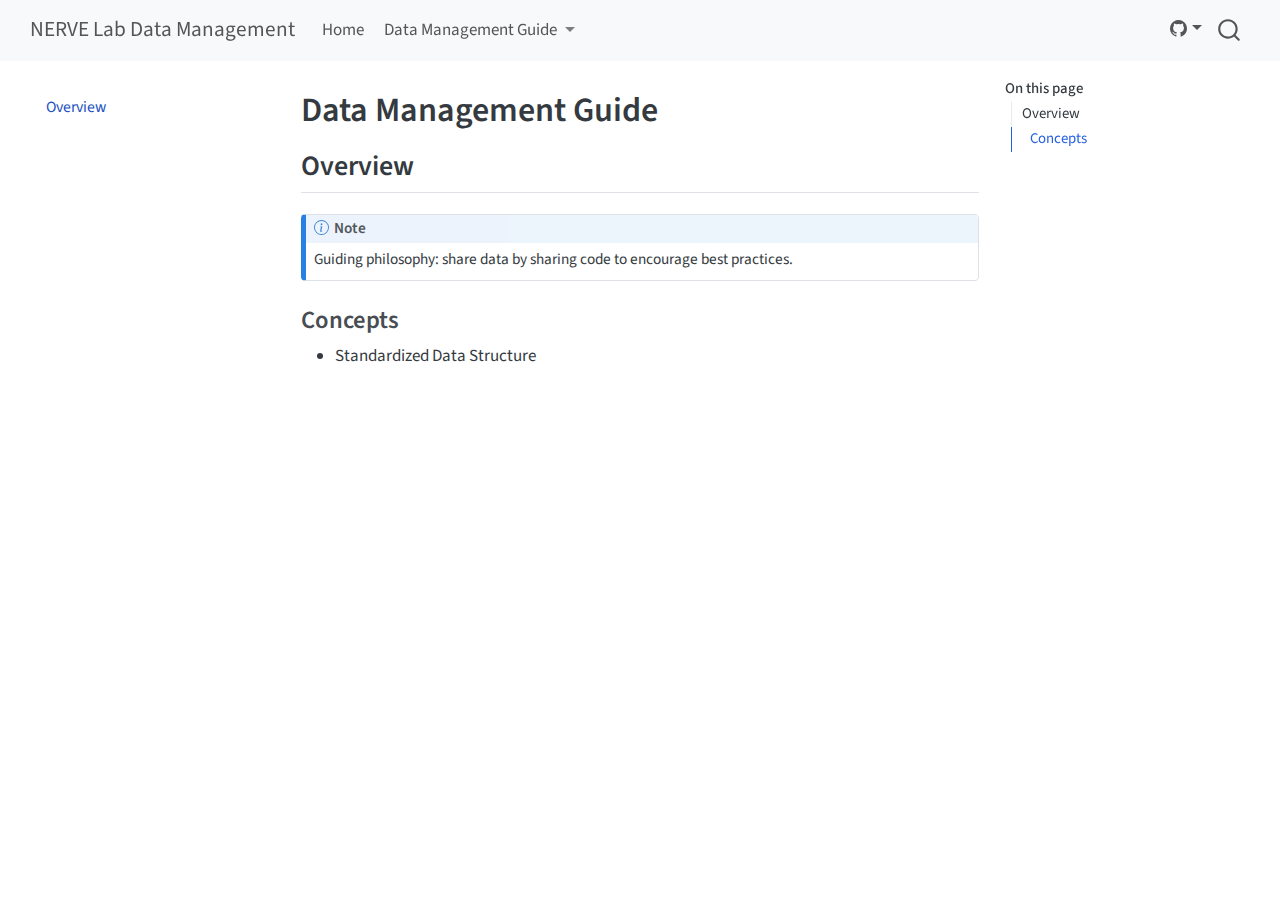
<file: overview.html>
<!DOCTYPE html>
<html xmlns="http://www.w3.org/1999/xhtml" lang="en" xml:lang="en"><head>

<meta charset="utf-8">
<meta name="generator" content="quarto-1.7.29">

<meta name="viewport" content="width=device-width, initial-scale=1.0, user-scalable=yes">


<title>Data Management Guide – NERVE Lab Data Management</title>
<style>
code{white-space: pre-wrap;}
span.smallcaps{font-variant: small-caps;}
div.columns{display: flex; gap: min(4vw, 1.5em);}
div.column{flex: auto; overflow-x: auto;}
div.hanging-indent{margin-left: 1.5em; text-indent: -1.5em;}
ul.task-list{list-style: none;}
ul.task-list li input[type="checkbox"] {
  width: 0.8em;
  margin: 0 0.8em 0.2em -1em; /* quarto-specific, see https://github.com/quarto-dev/quarto-cli/issues/4556 */ 
  vertical-align: middle;
}
</style>


<script src="site_libs/quarto-nav/quarto-nav.js"></script>
<script src="site_libs/quarto-nav/headroom.min.js"></script>
<script src="site_libs/clipboard/clipboard.min.js"></script>
<script src="site_libs/quarto-search/autocomplete.umd.js"></script>
<script src="site_libs/quarto-search/fuse.min.js"></script>
<script src="site_libs/quarto-search/quarto-search.js"></script>
<meta name="quarto:offset" content="./">
<script src="site_libs/quarto-html/quarto.js" type="module"></script>
<script src="site_libs/quarto-html/tabsets/tabsets.js" type="module"></script>
<script src="site_libs/quarto-html/popper.min.js"></script>
<script src="site_libs/quarto-html/tippy.umd.min.js"></script>
<script src="site_libs/quarto-html/anchor.min.js"></script>
<link href="site_libs/quarto-html/tippy.css" rel="stylesheet">
<link href="site_libs/quarto-html/quarto-syntax-highlighting-0815c480559380816a4d1ea211a47e91.css" rel="stylesheet" id="quarto-text-highlighting-styles">
<script src="site_libs/bootstrap/bootstrap.min.js"></script>
<link href="site_libs/bootstrap/bootstrap-icons.css" rel="stylesheet">
<link href="site_libs/bootstrap/bootstrap-c6aa55ccafe579b599e1c08b0f990df4.min.css" rel="stylesheet" append-hash="true" id="quarto-bootstrap" data-mode="light">
<script id="quarto-search-options" type="application/json">{
  "location": "navbar",
  "copy-button": false,
  "collapse-after": 3,
  "panel-placement": "end",
  "type": "overlay",
  "limit": 50,
  "keyboard-shortcut": [
    "f",
    "/",
    "s"
  ],
  "show-item-context": false,
  "language": {
    "search-no-results-text": "No results",
    "search-matching-documents-text": "matching documents",
    "search-copy-link-title": "Copy link to search",
    "search-hide-matches-text": "Hide additional matches",
    "search-more-match-text": "more match in this document",
    "search-more-matches-text": "more matches in this document",
    "search-clear-button-title": "Clear",
    "search-text-placeholder": "",
    "search-detached-cancel-button-title": "Cancel",
    "search-submit-button-title": "Submit",
    "search-label": "Search"
  }
}</script>


<link rel="stylesheet" href="styles.css">
</head>

<body class="nav-sidebar floating nav-fixed quarto-light">

<div id="quarto-search-results"></div>
  <header id="quarto-header" class="headroom fixed-top">
    <nav class="navbar navbar-expand-lg " data-bs-theme="dark">
      <div class="navbar-container container-fluid">
      <div class="navbar-brand-container mx-auto">
    <a class="navbar-brand" href="./index.html">
    <span class="navbar-title">NERVE Lab Data Management</span>
    </a>
  </div>
            <div id="quarto-search" class="" title="Search"></div>
          <button class="navbar-toggler" type="button" data-bs-toggle="collapse" data-bs-target="#navbarCollapse" aria-controls="navbarCollapse" role="menu" aria-expanded="false" aria-label="Toggle navigation" onclick="if (window.quartoToggleHeadroom) { window.quartoToggleHeadroom(); }">
  <span class="navbar-toggler-icon"></span>
</button>
          <div class="collapse navbar-collapse" id="navbarCollapse">
            <ul class="navbar-nav navbar-nav-scroll me-auto">
  <li class="nav-item">
    <a class="nav-link" href="./index.html"> 
<span class="menu-text">Home</span></a>
  </li>  
  <li class="nav-item dropdown ">
    <a class="nav-link dropdown-toggle" href="#" id="nav-menu-data-management-guide" role="link" data-bs-toggle="dropdown" aria-expanded="false">
 <span class="menu-text">Data Management Guide</span>
    </a>
    <ul class="dropdown-menu" aria-labelledby="nav-menu-data-management-guide">    
        <li>
    <a class="dropdown-item" href="./overview.html">
 <span class="dropdown-text">Overview</span></a>
  </li>  
    </ul>
  </li>
</ul>
          </div> <!-- /navcollapse -->
            <div class="quarto-navbar-tools">
    <div class="dropdown">
      <a href="" title="" id="quarto-navigation-tool-dropdown-0" class="quarto-navigation-tool dropdown-toggle px-1" data-bs-toggle="dropdown" aria-expanded="false" role="link" aria-label=""><i class="bi bi-github"></i></a>
      <ul class="dropdown-menu" aria-labelledby="quarto-navigation-tool-dropdown-0">
          <li>
            <a class="dropdown-item quarto-navbar-tools-item" href="https://github.com/ajbarrows/nerve-data">
            Data Access
            </a>
          </li>
      </ul>
    </div>
</div>
      </div> <!-- /container-fluid -->
    </nav>
  <nav class="quarto-secondary-nav">
    <div class="container-fluid d-flex">
      <button type="button" class="quarto-btn-toggle btn" data-bs-toggle="collapse" role="button" data-bs-target=".quarto-sidebar-collapse-item" aria-controls="quarto-sidebar" aria-expanded="false" aria-label="Toggle sidebar navigation" onclick="if (window.quartoToggleHeadroom) { window.quartoToggleHeadroom(); }">
        <i class="bi bi-layout-text-sidebar-reverse"></i>
      </button>
        <nav class="quarto-page-breadcrumbs" aria-label="breadcrumb"><ol class="breadcrumb"><li class="breadcrumb-item"><a href="./overview.html">Overview</a></li></ol></nav>
        <a class="flex-grow-1" role="navigation" data-bs-toggle="collapse" data-bs-target=".quarto-sidebar-collapse-item" aria-controls="quarto-sidebar" aria-expanded="false" aria-label="Toggle sidebar navigation" onclick="if (window.quartoToggleHeadroom) { window.quartoToggleHeadroom(); }">      
        </a>
    </div>
  </nav>
</header>
<!-- content -->
<div id="quarto-content" class="quarto-container page-columns page-rows-contents page-layout-article page-navbar">
<!-- sidebar -->
  <nav id="quarto-sidebar" class="sidebar collapse collapse-horizontal quarto-sidebar-collapse-item sidebar-navigation floating overflow-auto">
    <div class="sidebar-menu-container"> 
    <ul class="list-unstyled mt-1">
        <li class="sidebar-item">
  <div class="sidebar-item-container"> 
  <a href="./overview.html" class="sidebar-item-text sidebar-link active">
 <span class="menu-text">Overview</span></a>
  </div>
</li>
    </ul>
    </div>
</nav>
<div id="quarto-sidebar-glass" class="quarto-sidebar-collapse-item" data-bs-toggle="collapse" data-bs-target=".quarto-sidebar-collapse-item"></div>
<!-- margin-sidebar -->
    <div id="quarto-margin-sidebar" class="sidebar margin-sidebar">
        <nav id="TOC" role="doc-toc" class="toc-active">
    <h2 id="toc-title">On this page</h2>
   
  <ul>
  <li><a href="#overview" id="toc-overview" class="nav-link active" data-scroll-target="#overview">Overview</a>
  <ul class="collapse">
  <li><a href="#concepts" id="toc-concepts" class="nav-link" data-scroll-target="#concepts">Concepts</a></li>
  </ul></li>
  </ul>
</nav>
    </div>
<!-- main -->
<main class="content" id="quarto-document-content">

<header id="title-block-header" class="quarto-title-block default">
<div class="quarto-title">
<h1 class="title">Data Management Guide</h1>
</div>



<div class="quarto-title-meta">

    
  
    
  </div>
  


</header>


<section id="overview" class="level2">
<h2 class="anchored" data-anchor-id="overview">Overview</h2>
<div class="callout callout-style-default callout-note callout-titled">
<div class="callout-header d-flex align-content-center">
<div class="callout-icon-container">
<i class="callout-icon"></i>
</div>
<div class="callout-title-container flex-fill">
Note
</div>
</div>
<div class="callout-body-container callout-body">
<p>Guiding philosophy: share data by sharing code to encourage best practices.</p>
</div>
</div>
<section id="concepts" class="level3">
<h3 class="anchored" data-anchor-id="concepts">Concepts</h3>
<ul>
<li>Standardized Data Structure</li>
</ul>


</section>
</section>

</main> <!-- /main -->
<script id="quarto-html-after-body" type="application/javascript">
  window.document.addEventListener("DOMContentLoaded", function (event) {
    const icon = "";
    const anchorJS = new window.AnchorJS();
    anchorJS.options = {
      placement: 'right',
      icon: icon
    };
    anchorJS.add('.anchored');
    const isCodeAnnotation = (el) => {
      for (const clz of el.classList) {
        if (clz.startsWith('code-annotation-')) {                     
          return true;
        }
      }
      return false;
    }
    const onCopySuccess = function(e) {
      // button target
      const button = e.trigger;
      // don't keep focus
      button.blur();
      // flash "checked"
      button.classList.add('code-copy-button-checked');
      var currentTitle = button.getAttribute("title");
      button.setAttribute("title", "Copied!");
      let tooltip;
      if (window.bootstrap) {
        button.setAttribute("data-bs-toggle", "tooltip");
        button.setAttribute("data-bs-placement", "left");
        button.setAttribute("data-bs-title", "Copied!");
        tooltip = new bootstrap.Tooltip(button, 
          { trigger: "manual", 
            customClass: "code-copy-button-tooltip",
            offset: [0, -8]});
        tooltip.show();    
      }
      setTimeout(function() {
        if (tooltip) {
          tooltip.hide();
          button.removeAttribute("data-bs-title");
          button.removeAttribute("data-bs-toggle");
          button.removeAttribute("data-bs-placement");
        }
        button.setAttribute("title", currentTitle);
        button.classList.remove('code-copy-button-checked');
      }, 1000);
      // clear code selection
      e.clearSelection();
    }
    const getTextToCopy = function(trigger) {
        const codeEl = trigger.previousElementSibling.cloneNode(true);
        for (const childEl of codeEl.children) {
          if (isCodeAnnotation(childEl)) {
            childEl.remove();
          }
        }
        return codeEl.innerText;
    }
    const clipboard = new window.ClipboardJS('.code-copy-button:not([data-in-quarto-modal])', {
      text: getTextToCopy
    });
    clipboard.on('success', onCopySuccess);
    if (window.document.getElementById('quarto-embedded-source-code-modal')) {
      const clipboardModal = new window.ClipboardJS('.code-copy-button[data-in-quarto-modal]', {
        text: getTextToCopy,
        container: window.document.getElementById('quarto-embedded-source-code-modal')
      });
      clipboardModal.on('success', onCopySuccess);
    }
      var localhostRegex = new RegExp(/^(?:http|https):\/\/localhost\:?[0-9]*\//);
      var mailtoRegex = new RegExp(/^mailto:/);
        var filterRegex = new RegExp('/' + window.location.host + '/');
      var isInternal = (href) => {
          return filterRegex.test(href) || localhostRegex.test(href) || mailtoRegex.test(href);
      }
      // Inspect non-navigation links and adorn them if external
     var links = window.document.querySelectorAll('a[href]:not(.nav-link):not(.navbar-brand):not(.toc-action):not(.sidebar-link):not(.sidebar-item-toggle):not(.pagination-link):not(.no-external):not([aria-hidden]):not(.dropdown-item):not(.quarto-navigation-tool):not(.about-link)');
      for (var i=0; i<links.length; i++) {
        const link = links[i];
        if (!isInternal(link.href)) {
          // undo the damage that might have been done by quarto-nav.js in the case of
          // links that we want to consider external
          if (link.dataset.originalHref !== undefined) {
            link.href = link.dataset.originalHref;
          }
        }
      }
    function tippyHover(el, contentFn, onTriggerFn, onUntriggerFn) {
      const config = {
        allowHTML: true,
        maxWidth: 500,
        delay: 100,
        arrow: false,
        appendTo: function(el) {
            return el.parentElement;
        },
        interactive: true,
        interactiveBorder: 10,
        theme: 'quarto',
        placement: 'bottom-start',
      };
      if (contentFn) {
        config.content = contentFn;
      }
      if (onTriggerFn) {
        config.onTrigger = onTriggerFn;
      }
      if (onUntriggerFn) {
        config.onUntrigger = onUntriggerFn;
      }
      window.tippy(el, config); 
    }
    const noterefs = window.document.querySelectorAll('a[role="doc-noteref"]');
    for (var i=0; i<noterefs.length; i++) {
      const ref = noterefs[i];
      tippyHover(ref, function() {
        // use id or data attribute instead here
        let href = ref.getAttribute('data-footnote-href') || ref.getAttribute('href');
        try { href = new URL(href).hash; } catch {}
        const id = href.replace(/^#\/?/, "");
        const note = window.document.getElementById(id);
        if (note) {
          return note.innerHTML;
        } else {
          return "";
        }
      });
    }
    const xrefs = window.document.querySelectorAll('a.quarto-xref');
    const processXRef = (id, note) => {
      // Strip column container classes
      const stripColumnClz = (el) => {
        el.classList.remove("page-full", "page-columns");
        if (el.children) {
          for (const child of el.children) {
            stripColumnClz(child);
          }
        }
      }
      stripColumnClz(note)
      if (id === null || id.startsWith('sec-')) {
        // Special case sections, only their first couple elements
        const container = document.createElement("div");
        if (note.children && note.children.length > 2) {
          container.appendChild(note.children[0].cloneNode(true));
          for (let i = 1; i < note.children.length; i++) {
            const child = note.children[i];
            if (child.tagName === "P" && child.innerText === "") {
              continue;
            } else {
              container.appendChild(child.cloneNode(true));
              break;
            }
          }
          if (window.Quarto?.typesetMath) {
            window.Quarto.typesetMath(container);
          }
          return container.innerHTML
        } else {
          if (window.Quarto?.typesetMath) {
            window.Quarto.typesetMath(note);
          }
          return note.innerHTML;
        }
      } else {
        // Remove any anchor links if they are present
        const anchorLink = note.querySelector('a.anchorjs-link');
        if (anchorLink) {
          anchorLink.remove();
        }
        if (window.Quarto?.typesetMath) {
          window.Quarto.typesetMath(note);
        }
        if (note.classList.contains("callout")) {
          return note.outerHTML;
        } else {
          return note.innerHTML;
        }
      }
    }
    for (var i=0; i<xrefs.length; i++) {
      const xref = xrefs[i];
      tippyHover(xref, undefined, function(instance) {
        instance.disable();
        let url = xref.getAttribute('href');
        let hash = undefined; 
        if (url.startsWith('#')) {
          hash = url;
        } else {
          try { hash = new URL(url).hash; } catch {}
        }
        if (hash) {
          const id = hash.replace(/^#\/?/, "");
          const note = window.document.getElementById(id);
          if (note !== null) {
            try {
              const html = processXRef(id, note.cloneNode(true));
              instance.setContent(html);
            } finally {
              instance.enable();
              instance.show();
            }
          } else {
            // See if we can fetch this
            fetch(url.split('#')[0])
            .then(res => res.text())
            .then(html => {
              const parser = new DOMParser();
              const htmlDoc = parser.parseFromString(html, "text/html");
              const note = htmlDoc.getElementById(id);
              if (note !== null) {
                const html = processXRef(id, note);
                instance.setContent(html);
              } 
            }).finally(() => {
              instance.enable();
              instance.show();
            });
          }
        } else {
          // See if we can fetch a full url (with no hash to target)
          // This is a special case and we should probably do some content thinning / targeting
          fetch(url)
          .then(res => res.text())
          .then(html => {
            const parser = new DOMParser();
            const htmlDoc = parser.parseFromString(html, "text/html");
            const note = htmlDoc.querySelector('main.content');
            if (note !== null) {
              // This should only happen for chapter cross references
              // (since there is no id in the URL)
              // remove the first header
              if (note.children.length > 0 && note.children[0].tagName === "HEADER") {
                note.children[0].remove();
              }
              const html = processXRef(null, note);
              instance.setContent(html);
            } 
          }).finally(() => {
            instance.enable();
            instance.show();
          });
        }
      }, function(instance) {
      });
    }
        let selectedAnnoteEl;
        const selectorForAnnotation = ( cell, annotation) => {
          let cellAttr = 'data-code-cell="' + cell + '"';
          let lineAttr = 'data-code-annotation="' +  annotation + '"';
          const selector = 'span[' + cellAttr + '][' + lineAttr + ']';
          return selector;
        }
        const selectCodeLines = (annoteEl) => {
          const doc = window.document;
          const targetCell = annoteEl.getAttribute("data-target-cell");
          const targetAnnotation = annoteEl.getAttribute("data-target-annotation");
          const annoteSpan = window.document.querySelector(selectorForAnnotation(targetCell, targetAnnotation));
          const lines = annoteSpan.getAttribute("data-code-lines").split(",");
          const lineIds = lines.map((line) => {
            return targetCell + "-" + line;
          })
          let top = null;
          let height = null;
          let parent = null;
          if (lineIds.length > 0) {
              //compute the position of the single el (top and bottom and make a div)
              const el = window.document.getElementById(lineIds[0]);
              top = el.offsetTop;
              height = el.offsetHeight;
              parent = el.parentElement.parentElement;
            if (lineIds.length > 1) {
              const lastEl = window.document.getElementById(lineIds[lineIds.length - 1]);
              const bottom = lastEl.offsetTop + lastEl.offsetHeight;
              height = bottom - top;
            }
            if (top !== null && height !== null && parent !== null) {
              // cook up a div (if necessary) and position it 
              let div = window.document.getElementById("code-annotation-line-highlight");
              if (div === null) {
                div = window.document.createElement("div");
                div.setAttribute("id", "code-annotation-line-highlight");
                div.style.position = 'absolute';
                parent.appendChild(div);
              }
              div.style.top = top - 2 + "px";
              div.style.height = height + 4 + "px";
              div.style.left = 0;
              let gutterDiv = window.document.getElementById("code-annotation-line-highlight-gutter");
              if (gutterDiv === null) {
                gutterDiv = window.document.createElement("div");
                gutterDiv.setAttribute("id", "code-annotation-line-highlight-gutter");
                gutterDiv.style.position = 'absolute';
                const codeCell = window.document.getElementById(targetCell);
                const gutter = codeCell.querySelector('.code-annotation-gutter');
                gutter.appendChild(gutterDiv);
              }
              gutterDiv.style.top = top - 2 + "px";
              gutterDiv.style.height = height + 4 + "px";
            }
            selectedAnnoteEl = annoteEl;
          }
        };
        const unselectCodeLines = () => {
          const elementsIds = ["code-annotation-line-highlight", "code-annotation-line-highlight-gutter"];
          elementsIds.forEach((elId) => {
            const div = window.document.getElementById(elId);
            if (div) {
              div.remove();
            }
          });
          selectedAnnoteEl = undefined;
        };
          // Handle positioning of the toggle
      window.addEventListener(
        "resize",
        throttle(() => {
          elRect = undefined;
          if (selectedAnnoteEl) {
            selectCodeLines(selectedAnnoteEl);
          }
        }, 10)
      );
      function throttle(fn, ms) {
      let throttle = false;
      let timer;
        return (...args) => {
          if(!throttle) { // first call gets through
              fn.apply(this, args);
              throttle = true;
          } else { // all the others get throttled
              if(timer) clearTimeout(timer); // cancel #2
              timer = setTimeout(() => {
                fn.apply(this, args);
                timer = throttle = false;
              }, ms);
          }
        };
      }
        // Attach click handler to the DT
        const annoteDls = window.document.querySelectorAll('dt[data-target-cell]');
        for (const annoteDlNode of annoteDls) {
          annoteDlNode.addEventListener('click', (event) => {
            const clickedEl = event.target;
            if (clickedEl !== selectedAnnoteEl) {
              unselectCodeLines();
              const activeEl = window.document.querySelector('dt[data-target-cell].code-annotation-active');
              if (activeEl) {
                activeEl.classList.remove('code-annotation-active');
              }
              selectCodeLines(clickedEl);
              clickedEl.classList.add('code-annotation-active');
            } else {
              // Unselect the line
              unselectCodeLines();
              clickedEl.classList.remove('code-annotation-active');
            }
          });
        }
    const findCites = (el) => {
      const parentEl = el.parentElement;
      if (parentEl) {
        const cites = parentEl.dataset.cites;
        if (cites) {
          return {
            el,
            cites: cites.split(' ')
          };
        } else {
          return findCites(el.parentElement)
        }
      } else {
        return undefined;
      }
    };
    var bibliorefs = window.document.querySelectorAll('a[role="doc-biblioref"]');
    for (var i=0; i<bibliorefs.length; i++) {
      const ref = bibliorefs[i];
      const citeInfo = findCites(ref);
      if (citeInfo) {
        tippyHover(citeInfo.el, function() {
          var popup = window.document.createElement('div');
          citeInfo.cites.forEach(function(cite) {
            var citeDiv = window.document.createElement('div');
            citeDiv.classList.add('hanging-indent');
            citeDiv.classList.add('csl-entry');
            var biblioDiv = window.document.getElementById('ref-' + cite);
            if (biblioDiv) {
              citeDiv.innerHTML = biblioDiv.innerHTML;
            }
            popup.appendChild(citeDiv);
          });
          return popup.innerHTML;
        });
      }
    }
  });
  </script>
</div> <!-- /content -->




</body></html>
</file>
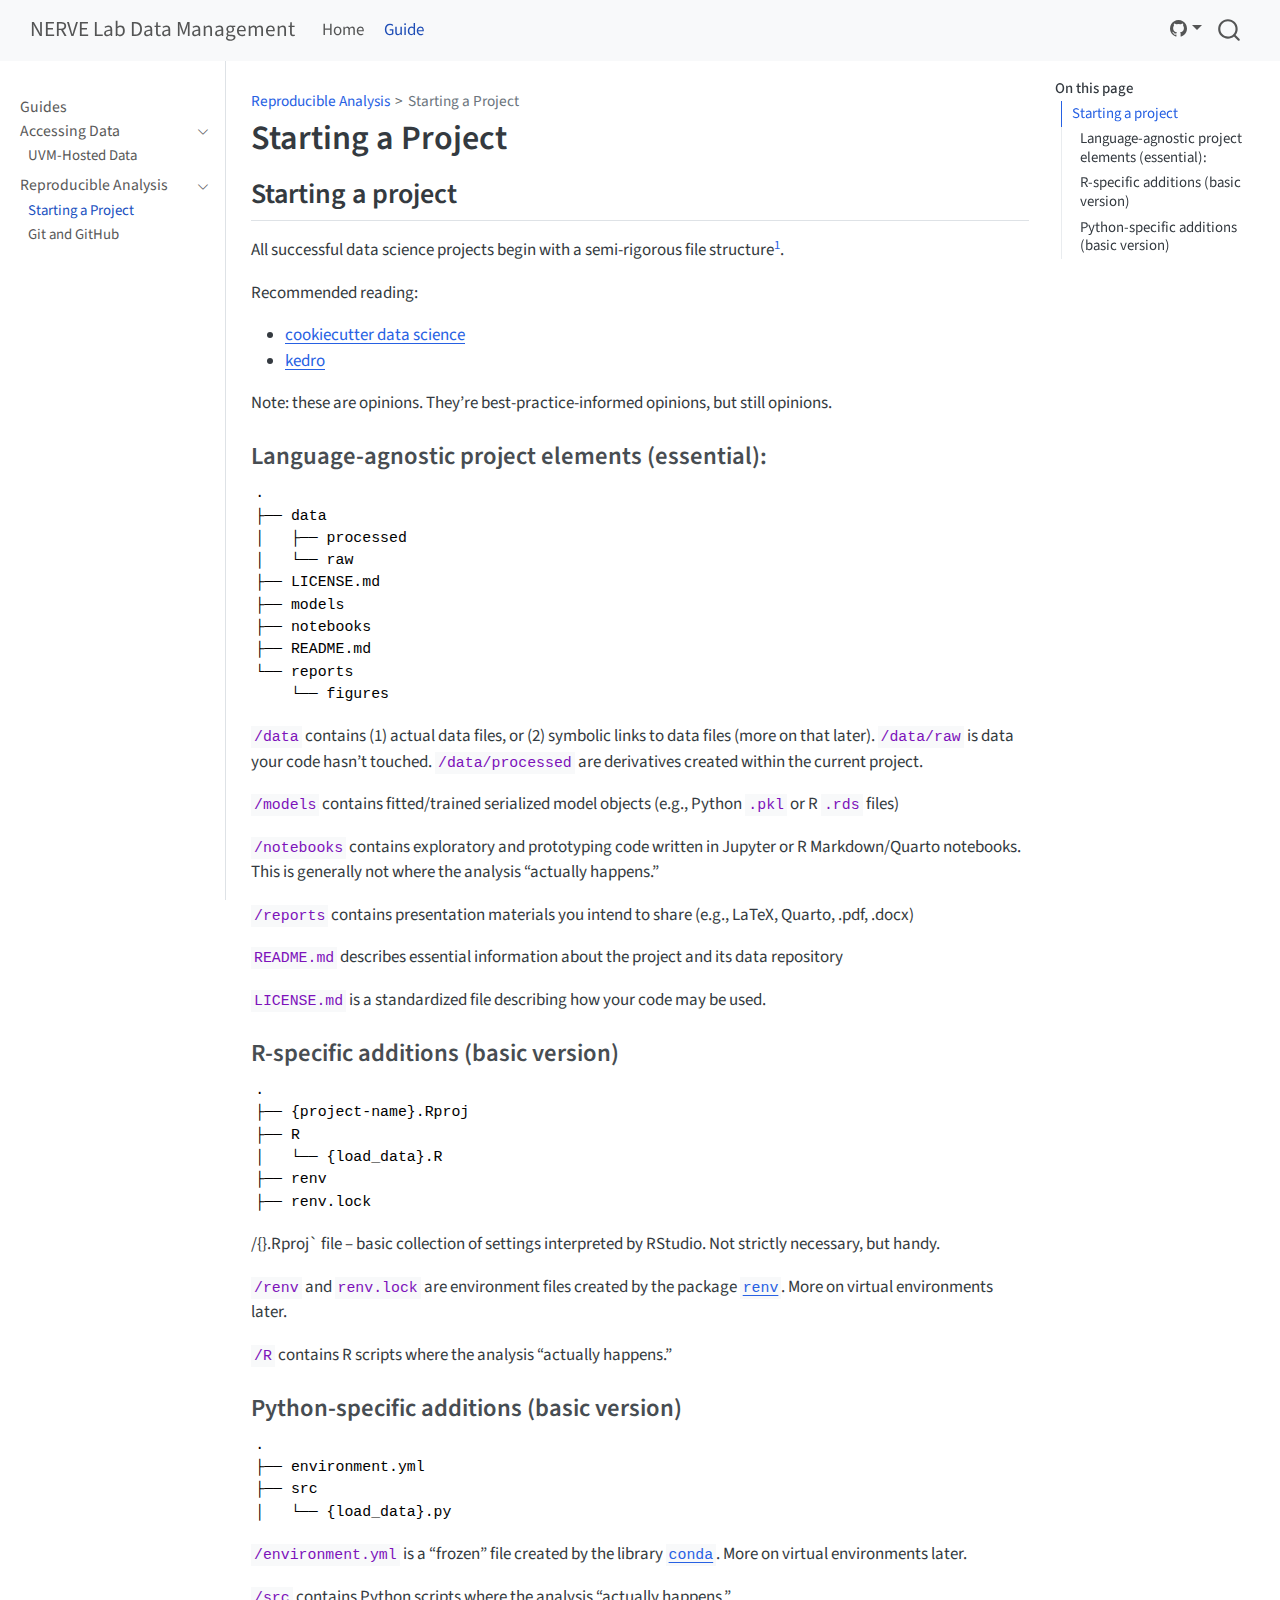
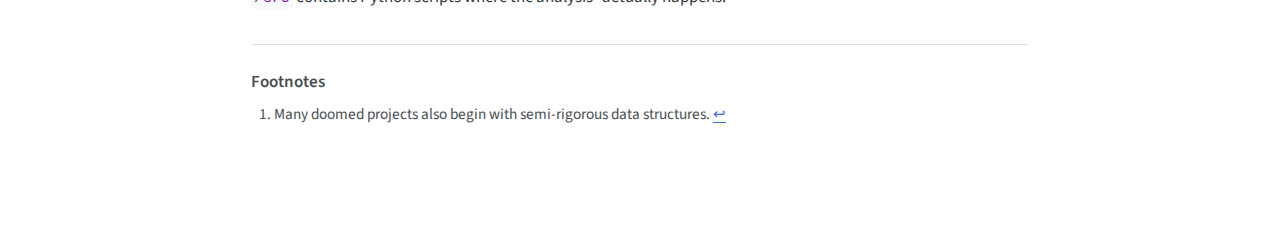
<file: starting_projects.html>
<!DOCTYPE html>
<html xmlns="http://www.w3.org/1999/xhtml" lang="en" xml:lang="en"><head>

<meta charset="utf-8">
<meta name="generator" content="quarto-1.7.29">

<meta name="viewport" content="width=device-width, initial-scale=1.0, user-scalable=yes">


<title>Starting a Project – NERVE Lab Data Management</title>
<style>
code{white-space: pre-wrap;}
span.smallcaps{font-variant: small-caps;}
div.columns{display: flex; gap: min(4vw, 1.5em);}
div.column{flex: auto; overflow-x: auto;}
div.hanging-indent{margin-left: 1.5em; text-indent: -1.5em;}
ul.task-list{list-style: none;}
ul.task-list li input[type="checkbox"] {
  width: 0.8em;
  margin: 0 0.8em 0.2em -1em; /* quarto-specific, see https://github.com/quarto-dev/quarto-cli/issues/4556 */ 
  vertical-align: middle;
}
</style>


<script src="site_libs/quarto-nav/quarto-nav.js"></script>
<script src="site_libs/quarto-nav/headroom.min.js"></script>
<script src="site_libs/clipboard/clipboard.min.js"></script>
<script src="site_libs/quarto-search/autocomplete.umd.js"></script>
<script src="site_libs/quarto-search/fuse.min.js"></script>
<script src="site_libs/quarto-search/quarto-search.js"></script>
<meta name="quarto:offset" content="./">
<script src="site_libs/quarto-html/quarto.js" type="module"></script>
<script src="site_libs/quarto-html/tabsets/tabsets.js" type="module"></script>
<script src="site_libs/quarto-html/popper.min.js"></script>
<script src="site_libs/quarto-html/tippy.umd.min.js"></script>
<script src="site_libs/quarto-html/anchor.min.js"></script>
<link href="site_libs/quarto-html/tippy.css" rel="stylesheet">
<link href="site_libs/quarto-html/quarto-syntax-highlighting-0815c480559380816a4d1ea211a47e91.css" rel="stylesheet" id="quarto-text-highlighting-styles">
<script src="site_libs/bootstrap/bootstrap.min.js"></script>
<link href="site_libs/bootstrap/bootstrap-icons.css" rel="stylesheet">
<link href="site_libs/bootstrap/bootstrap-46c2108cb5970b202887687d23fed73e.min.css" rel="stylesheet" append-hash="true" id="quarto-bootstrap" data-mode="light">
<script id="quarto-search-options" type="application/json">{
  "location": "navbar",
  "copy-button": false,
  "collapse-after": 3,
  "panel-placement": "end",
  "type": "overlay",
  "limit": 50,
  "keyboard-shortcut": [
    "f",
    "/",
    "s"
  ],
  "show-item-context": false,
  "language": {
    "search-no-results-text": "No results",
    "search-matching-documents-text": "matching documents",
    "search-copy-link-title": "Copy link to search",
    "search-hide-matches-text": "Hide additional matches",
    "search-more-match-text": "more match in this document",
    "search-more-matches-text": "more matches in this document",
    "search-clear-button-title": "Clear",
    "search-text-placeholder": "",
    "search-detached-cancel-button-title": "Cancel",
    "search-submit-button-title": "Submit",
    "search-label": "Search"
  }
}</script>


<link rel="stylesheet" href="styles.css">
</head>

<body class="nav-sidebar docked nav-fixed quarto-light">

<div id="quarto-search-results"></div>
  <header id="quarto-header" class="headroom fixed-top">
    <nav class="navbar navbar-expand-lg " data-bs-theme="dark">
      <div class="navbar-container container-fluid">
      <div class="navbar-brand-container mx-auto">
    <a class="navbar-brand" href="./index.html">
    <span class="navbar-title">NERVE Lab Data Management</span>
    </a>
  </div>
            <div id="quarto-search" class="" title="Search"></div>
          <button class="navbar-toggler" type="button" data-bs-toggle="collapse" data-bs-target="#navbarCollapse" aria-controls="navbarCollapse" role="menu" aria-expanded="false" aria-label="Toggle navigation" onclick="if (window.quartoToggleHeadroom) { window.quartoToggleHeadroom(); }">
  <span class="navbar-toggler-icon"></span>
</button>
          <div class="collapse navbar-collapse" id="navbarCollapse">
            <ul class="navbar-nav navbar-nav-scroll me-auto">
  <li class="nav-item">
    <a class="nav-link" href="./index.qmd"> 
<span class="menu-text">Home</span></a>
  </li>  
  <li class="nav-item">
    <a class="nav-link active" href="./guide.html" aria-current="page"> 
<span class="menu-text">Guide</span></a>
  </li>  
</ul>
          </div> <!-- /navcollapse -->
            <div class="quarto-navbar-tools">
    <div class="dropdown">
      <a href="" title="" id="quarto-navigation-tool-dropdown-0" class="quarto-navigation-tool dropdown-toggle px-1" data-bs-toggle="dropdown" aria-expanded="false" role="link" aria-label=""><i class="bi bi-github"></i></a>
      <ul class="dropdown-menu" aria-labelledby="quarto-navigation-tool-dropdown-0">
          <li>
            <a class="dropdown-item quarto-navbar-tools-item" href="https://github.com/ajbarrows/nerve-data">
            Data Access
            </a>
          </li>
      </ul>
    </div>
</div>
      </div> <!-- /container-fluid -->
    </nav>
  <nav class="quarto-secondary-nav">
    <div class="container-fluid d-flex">
      <button type="button" class="quarto-btn-toggle btn" data-bs-toggle="collapse" role="button" data-bs-target=".quarto-sidebar-collapse-item" aria-controls="quarto-sidebar" aria-expanded="false" aria-label="Toggle sidebar navigation" onclick="if (window.quartoToggleHeadroom) { window.quartoToggleHeadroom(); }">
        <i class="bi bi-layout-text-sidebar-reverse"></i>
      </button>
        <nav class="quarto-page-breadcrumbs" aria-label="breadcrumb"><ol class="breadcrumb"><li class="breadcrumb-item"><a href="./starting_projects.html">Reproducible Analysis</a></li><li class="breadcrumb-item"><a href="./starting_projects.html">Starting a Project</a></li></ol></nav>
        <a class="flex-grow-1" role="navigation" data-bs-toggle="collapse" data-bs-target=".quarto-sidebar-collapse-item" aria-controls="quarto-sidebar" aria-expanded="false" aria-label="Toggle sidebar navigation" onclick="if (window.quartoToggleHeadroom) { window.quartoToggleHeadroom(); }">      
        </a>
    </div>
  </nav>
</header>
<!-- content -->
<div id="quarto-content" class="quarto-container page-columns page-rows-contents page-layout-article page-navbar">
<!-- sidebar -->
  <nav id="quarto-sidebar" class="sidebar collapse collapse-horizontal quarto-sidebar-collapse-item sidebar-navigation docked overflow-auto">
    <div class="sidebar-menu-container"> 
    <ul class="list-unstyled mt-1">
        <li class="sidebar-item">
  <div class="sidebar-item-container"> 
  <a href="./guide.html" class="sidebar-item-text sidebar-link">
 <span class="menu-text">Guides</span></a>
  </div>
</li>
        <li class="sidebar-item sidebar-item-section">
      <div class="sidebar-item-container"> 
            <a class="sidebar-item-text sidebar-link text-start" data-bs-toggle="collapse" data-bs-target="#quarto-sidebar-section-1" role="navigation" aria-expanded="true">
 <span class="menu-text">Accessing Data</span></a>
          <a class="sidebar-item-toggle text-start" data-bs-toggle="collapse" data-bs-target="#quarto-sidebar-section-1" role="navigation" aria-expanded="true" aria-label="Toggle section">
            <i class="bi bi-chevron-right ms-2"></i>
          </a> 
      </div>
      <ul id="quarto-sidebar-section-1" class="collapse list-unstyled sidebar-section depth1 show">  
          <li class="sidebar-item">
  <div class="sidebar-item-container"> 
  <a href="./access_data.html" class="sidebar-item-text sidebar-link">
 <span class="menu-text">UVM-Hosted Data</span></a>
  </div>
</li>
      </ul>
  </li>
        <li class="sidebar-item sidebar-item-section">
      <div class="sidebar-item-container"> 
            <a class="sidebar-item-text sidebar-link text-start" data-bs-toggle="collapse" data-bs-target="#quarto-sidebar-section-2" role="navigation" aria-expanded="true">
 <span class="menu-text">Reproducible Analysis</span></a>
          <a class="sidebar-item-toggle text-start" data-bs-toggle="collapse" data-bs-target="#quarto-sidebar-section-2" role="navigation" aria-expanded="true" aria-label="Toggle section">
            <i class="bi bi-chevron-right ms-2"></i>
          </a> 
      </div>
      <ul id="quarto-sidebar-section-2" class="collapse list-unstyled sidebar-section depth1 show">  
          <li class="sidebar-item">
  <div class="sidebar-item-container"> 
  <a href="./starting_projects.html" class="sidebar-item-text sidebar-link active">
 <span class="menu-text">Starting a Project</span></a>
  </div>
</li>
          <li class="sidebar-item">
  <div class="sidebar-item-container"> 
  <a href="./using_git.html" class="sidebar-item-text sidebar-link">
 <span class="menu-text">Git and GitHub</span></a>
  </div>
</li>
      </ul>
  </li>
    </ul>
    </div>
</nav>
<div id="quarto-sidebar-glass" class="quarto-sidebar-collapse-item" data-bs-toggle="collapse" data-bs-target=".quarto-sidebar-collapse-item"></div>
<!-- margin-sidebar -->
    <div id="quarto-margin-sidebar" class="sidebar margin-sidebar">
        <nav id="TOC" role="doc-toc" class="toc-active">
    <h2 id="toc-title">On this page</h2>
   
  <ul>
  <li><a href="#starting-a-project" id="toc-starting-a-project" class="nav-link active" data-scroll-target="#starting-a-project">Starting a project</a>
  <ul class="collapse">
  <li><a href="#language-agnostic-project-elements-essential" id="toc-language-agnostic-project-elements-essential" class="nav-link" data-scroll-target="#language-agnostic-project-elements-essential">Language-agnostic project elements (essential):</a></li>
  <li><a href="#r-specific-additions-basic-version" id="toc-r-specific-additions-basic-version" class="nav-link" data-scroll-target="#r-specific-additions-basic-version">R-specific additions (basic version)</a></li>
  <li><a href="#python-specific-additions-basic-version" id="toc-python-specific-additions-basic-version" class="nav-link" data-scroll-target="#python-specific-additions-basic-version">Python-specific additions (basic version)</a></li>
  </ul></li>
  </ul>
</nav>
    </div>
<!-- main -->
<main class="content" id="quarto-document-content">

<header id="title-block-header" class="quarto-title-block default"><nav class="quarto-page-breadcrumbs quarto-title-breadcrumbs d-none d-lg-block" aria-label="breadcrumb"><ol class="breadcrumb"><li class="breadcrumb-item"><a href="./starting_projects.html">Reproducible Analysis</a></li><li class="breadcrumb-item"><a href="./starting_projects.html">Starting a Project</a></li></ol></nav>
<div class="quarto-title">
<h1 class="title">Starting a Project</h1>
</div>



<div class="quarto-title-meta">

    
  
    
  </div>
  


</header>


<section id="starting-a-project" class="level2">
<h2 class="anchored" data-anchor-id="starting-a-project">Starting a project</h2>
<p>All successful data science projects begin with a semi-rigorous file structure<a href="#fn1" class="footnote-ref" id="fnref1" role="doc-noteref"><sup>1</sup></a>.</p>
<p>Recommended reading:</p>
<ul>
<li><a href="https://cookiecutter-data-science.drivendata.org">cookiecutter data science</a></li>
<li><a href="https://docs.kedro.org/en/1.0.0/getting-started/course/">kedro</a></li>
</ul>
<p>Note: these are opinions. They’re best-practice-informed opinions, but still opinions.</p>
<section id="language-agnostic-project-elements-essential" class="level3">
<h3 class="anchored" data-anchor-id="language-agnostic-project-elements-essential">Language-agnostic project elements (essential):</h3>
<pre><code>.
├── data
│&nbsp;&nbsp; ├── processed
│&nbsp;&nbsp; └── raw
├── LICENSE.md
├── models
├── notebooks
├── README.md
└── reports
    └── figures</code></pre>
<p><code>/data</code> contains (1) actual data files, or (2) symbolic links to data files (more on that later). <code>/data/raw</code> is data your code hasn’t touched. <code>/data/processed</code> are derivatives created within the current project.</p>
<p><code>/models</code> contains fitted/trained serialized model objects (e.g., Python <code>.pkl</code> or R <code>.rds</code> files)</p>
<p><code>/notebooks</code> contains exploratory and prototyping code written in Jupyter or R Markdown/Quarto notebooks. This is generally not where the analysis “actually happens.”</p>
<p><code>/reports</code> contains presentation materials you intend to share (e.g., LaTeX, Quarto, .pdf, .docx)</p>
<p><code>README.md</code> describes essential information about the project and its data repository</p>
<p><code>LICENSE.md</code> is a standardized file describing how your code may be used.</p>
</section>
<section id="r-specific-additions-basic-version" class="level3">
<h3 class="anchored" data-anchor-id="r-specific-additions-basic-version">R-specific additions (basic version)</h3>
<pre><code>.
├── {project-name}.Rproj
├── R
│&nbsp;&nbsp; └── {load_data}.R
├── renv
├── renv.lock</code></pre>
<p>/{}.Rproj` file – basic collection of settings interpreted by RStudio. Not strictly necessary, but handy.</p>
<p><code>/renv</code> and <code>renv.lock</code> are environment files created by the package <a href="https://rstudio.github.io/renv/"><code>renv</code></a>. More on virtual environments later.</p>
<p><code>/R</code> contains R scripts where the analysis “actually happens.”</p>
</section>
<section id="python-specific-additions-basic-version" class="level3">
<h3 class="anchored" data-anchor-id="python-specific-additions-basic-version">Python-specific additions (basic version)</h3>
<pre><code>.
├── environment.yml
├── src
│&nbsp;&nbsp; └── {load_data}.py</code></pre>
<p><code>/environment.yml</code> is a “frozen” file created by the library <a href="https://docs.conda.io/projects/conda/en/stable/user-guide/tasks/manage-environments.html"><code>conda</code></a>. More on virtual environments later.</p>
<p><code>/src</code> contains Python scripts where the analysis “actually happens.”</p>


</section>
</section>


<div id="quarto-appendix" class="default"><section id="footnotes" class="footnotes footnotes-end-of-document" role="doc-endnotes"><h2 class="anchored quarto-appendix-heading">Footnotes</h2>

<ol>
<li id="fn1"><p>Many doomed projects also begin with semi-rigorous data structures.<a href="#fnref1" class="footnote-back" role="doc-backlink">↩︎</a></p></li>
</ol>
</section></div></main> <!-- /main -->
<script id="quarto-html-after-body" type="application/javascript">
  window.document.addEventListener("DOMContentLoaded", function (event) {
    const icon = "";
    const anchorJS = new window.AnchorJS();
    anchorJS.options = {
      placement: 'right',
      icon: icon
    };
    anchorJS.add('.anchored');
    const isCodeAnnotation = (el) => {
      for (const clz of el.classList) {
        if (clz.startsWith('code-annotation-')) {                     
          return true;
        }
      }
      return false;
    }
    const onCopySuccess = function(e) {
      // button target
      const button = e.trigger;
      // don't keep focus
      button.blur();
      // flash "checked"
      button.classList.add('code-copy-button-checked');
      var currentTitle = button.getAttribute("title");
      button.setAttribute("title", "Copied!");
      let tooltip;
      if (window.bootstrap) {
        button.setAttribute("data-bs-toggle", "tooltip");
        button.setAttribute("data-bs-placement", "left");
        button.setAttribute("data-bs-title", "Copied!");
        tooltip = new bootstrap.Tooltip(button, 
          { trigger: "manual", 
            customClass: "code-copy-button-tooltip",
            offset: [0, -8]});
        tooltip.show();    
      }
      setTimeout(function() {
        if (tooltip) {
          tooltip.hide();
          button.removeAttribute("data-bs-title");
          button.removeAttribute("data-bs-toggle");
          button.removeAttribute("data-bs-placement");
        }
        button.setAttribute("title", currentTitle);
        button.classList.remove('code-copy-button-checked');
      }, 1000);
      // clear code selection
      e.clearSelection();
    }
    const getTextToCopy = function(trigger) {
        const codeEl = trigger.previousElementSibling.cloneNode(true);
        for (const childEl of codeEl.children) {
          if (isCodeAnnotation(childEl)) {
            childEl.remove();
          }
        }
        return codeEl.innerText;
    }
    const clipboard = new window.ClipboardJS('.code-copy-button:not([data-in-quarto-modal])', {
      text: getTextToCopy
    });
    clipboard.on('success', onCopySuccess);
    if (window.document.getElementById('quarto-embedded-source-code-modal')) {
      const clipboardModal = new window.ClipboardJS('.code-copy-button[data-in-quarto-modal]', {
        text: getTextToCopy,
        container: window.document.getElementById('quarto-embedded-source-code-modal')
      });
      clipboardModal.on('success', onCopySuccess);
    }
      var localhostRegex = new RegExp(/^(?:http|https):\/\/localhost\:?[0-9]*\//);
      var mailtoRegex = new RegExp(/^mailto:/);
        var filterRegex = new RegExp("https:\/\/ajbarrows\.github\.io\/nerve-data\/");
      var isInternal = (href) => {
          return filterRegex.test(href) || localhostRegex.test(href) || mailtoRegex.test(href);
      }
      // Inspect non-navigation links and adorn them if external
     var links = window.document.querySelectorAll('a[href]:not(.nav-link):not(.navbar-brand):not(.toc-action):not(.sidebar-link):not(.sidebar-item-toggle):not(.pagination-link):not(.no-external):not([aria-hidden]):not(.dropdown-item):not(.quarto-navigation-tool):not(.about-link)');
      for (var i=0; i<links.length; i++) {
        const link = links[i];
        if (!isInternal(link.href)) {
          // undo the damage that might have been done by quarto-nav.js in the case of
          // links that we want to consider external
          if (link.dataset.originalHref !== undefined) {
            link.href = link.dataset.originalHref;
          }
        }
      }
    function tippyHover(el, contentFn, onTriggerFn, onUntriggerFn) {
      const config = {
        allowHTML: true,
        maxWidth: 500,
        delay: 100,
        arrow: false,
        appendTo: function(el) {
            return el.parentElement;
        },
        interactive: true,
        interactiveBorder: 10,
        theme: 'quarto',
        placement: 'bottom-start',
      };
      if (contentFn) {
        config.content = contentFn;
      }
      if (onTriggerFn) {
        config.onTrigger = onTriggerFn;
      }
      if (onUntriggerFn) {
        config.onUntrigger = onUntriggerFn;
      }
      window.tippy(el, config); 
    }
    const noterefs = window.document.querySelectorAll('a[role="doc-noteref"]');
    for (var i=0; i<noterefs.length; i++) {
      const ref = noterefs[i];
      tippyHover(ref, function() {
        // use id or data attribute instead here
        let href = ref.getAttribute('data-footnote-href') || ref.getAttribute('href');
        try { href = new URL(href).hash; } catch {}
        const id = href.replace(/^#\/?/, "");
        const note = window.document.getElementById(id);
        if (note) {
          return note.innerHTML;
        } else {
          return "";
        }
      });
    }
    const xrefs = window.document.querySelectorAll('a.quarto-xref');
    const processXRef = (id, note) => {
      // Strip column container classes
      const stripColumnClz = (el) => {
        el.classList.remove("page-full", "page-columns");
        if (el.children) {
          for (const child of el.children) {
            stripColumnClz(child);
          }
        }
      }
      stripColumnClz(note)
      if (id === null || id.startsWith('sec-')) {
        // Special case sections, only their first couple elements
        const container = document.createElement("div");
        if (note.children && note.children.length > 2) {
          container.appendChild(note.children[0].cloneNode(true));
          for (let i = 1; i < note.children.length; i++) {
            const child = note.children[i];
            if (child.tagName === "P" && child.innerText === "") {
              continue;
            } else {
              container.appendChild(child.cloneNode(true));
              break;
            }
          }
          if (window.Quarto?.typesetMath) {
            window.Quarto.typesetMath(container);
          }
          return container.innerHTML
        } else {
          if (window.Quarto?.typesetMath) {
            window.Quarto.typesetMath(note);
          }
          return note.innerHTML;
        }
      } else {
        // Remove any anchor links if they are present
        const anchorLink = note.querySelector('a.anchorjs-link');
        if (anchorLink) {
          anchorLink.remove();
        }
        if (window.Quarto?.typesetMath) {
          window.Quarto.typesetMath(note);
        }
        if (note.classList.contains("callout")) {
          return note.outerHTML;
        } else {
          return note.innerHTML;
        }
      }
    }
    for (var i=0; i<xrefs.length; i++) {
      const xref = xrefs[i];
      tippyHover(xref, undefined, function(instance) {
        instance.disable();
        let url = xref.getAttribute('href');
        let hash = undefined; 
        if (url.startsWith('#')) {
          hash = url;
        } else {
          try { hash = new URL(url).hash; } catch {}
        }
        if (hash) {
          const id = hash.replace(/^#\/?/, "");
          const note = window.document.getElementById(id);
          if (note !== null) {
            try {
              const html = processXRef(id, note.cloneNode(true));
              instance.setContent(html);
            } finally {
              instance.enable();
              instance.show();
            }
          } else {
            // See if we can fetch this
            fetch(url.split('#')[0])
            .then(res => res.text())
            .then(html => {
              const parser = new DOMParser();
              const htmlDoc = parser.parseFromString(html, "text/html");
              const note = htmlDoc.getElementById(id);
              if (note !== null) {
                const html = processXRef(id, note);
                instance.setContent(html);
              } 
            }).finally(() => {
              instance.enable();
              instance.show();
            });
          }
        } else {
          // See if we can fetch a full url (with no hash to target)
          // This is a special case and we should probably do some content thinning / targeting
          fetch(url)
          .then(res => res.text())
          .then(html => {
            const parser = new DOMParser();
            const htmlDoc = parser.parseFromString(html, "text/html");
            const note = htmlDoc.querySelector('main.content');
            if (note !== null) {
              // This should only happen for chapter cross references
              // (since there is no id in the URL)
              // remove the first header
              if (note.children.length > 0 && note.children[0].tagName === "HEADER") {
                note.children[0].remove();
              }
              const html = processXRef(null, note);
              instance.setContent(html);
            } 
          }).finally(() => {
            instance.enable();
            instance.show();
          });
        }
      }, function(instance) {
      });
    }
        let selectedAnnoteEl;
        const selectorForAnnotation = ( cell, annotation) => {
          let cellAttr = 'data-code-cell="' + cell + '"';
          let lineAttr = 'data-code-annotation="' +  annotation + '"';
          const selector = 'span[' + cellAttr + '][' + lineAttr + ']';
          return selector;
        }
        const selectCodeLines = (annoteEl) => {
          const doc = window.document;
          const targetCell = annoteEl.getAttribute("data-target-cell");
          const targetAnnotation = annoteEl.getAttribute("data-target-annotation");
          const annoteSpan = window.document.querySelector(selectorForAnnotation(targetCell, targetAnnotation));
          const lines = annoteSpan.getAttribute("data-code-lines").split(",");
          const lineIds = lines.map((line) => {
            return targetCell + "-" + line;
          })
          let top = null;
          let height = null;
          let parent = null;
          if (lineIds.length > 0) {
              //compute the position of the single el (top and bottom and make a div)
              const el = window.document.getElementById(lineIds[0]);
              top = el.offsetTop;
              height = el.offsetHeight;
              parent = el.parentElement.parentElement;
            if (lineIds.length > 1) {
              const lastEl = window.document.getElementById(lineIds[lineIds.length - 1]);
              const bottom = lastEl.offsetTop + lastEl.offsetHeight;
              height = bottom - top;
            }
            if (top !== null && height !== null && parent !== null) {
              // cook up a div (if necessary) and position it 
              let div = window.document.getElementById("code-annotation-line-highlight");
              if (div === null) {
                div = window.document.createElement("div");
                div.setAttribute("id", "code-annotation-line-highlight");
                div.style.position = 'absolute';
                parent.appendChild(div);
              }
              div.style.top = top - 2 + "px";
              div.style.height = height + 4 + "px";
              div.style.left = 0;
              let gutterDiv = window.document.getElementById("code-annotation-line-highlight-gutter");
              if (gutterDiv === null) {
                gutterDiv = window.document.createElement("div");
                gutterDiv.setAttribute("id", "code-annotation-line-highlight-gutter");
                gutterDiv.style.position = 'absolute';
                const codeCell = window.document.getElementById(targetCell);
                const gutter = codeCell.querySelector('.code-annotation-gutter');
                gutter.appendChild(gutterDiv);
              }
              gutterDiv.style.top = top - 2 + "px";
              gutterDiv.style.height = height + 4 + "px";
            }
            selectedAnnoteEl = annoteEl;
          }
        };
        const unselectCodeLines = () => {
          const elementsIds = ["code-annotation-line-highlight", "code-annotation-line-highlight-gutter"];
          elementsIds.forEach((elId) => {
            const div = window.document.getElementById(elId);
            if (div) {
              div.remove();
            }
          });
          selectedAnnoteEl = undefined;
        };
          // Handle positioning of the toggle
      window.addEventListener(
        "resize",
        throttle(() => {
          elRect = undefined;
          if (selectedAnnoteEl) {
            selectCodeLines(selectedAnnoteEl);
          }
        }, 10)
      );
      function throttle(fn, ms) {
      let throttle = false;
      let timer;
        return (...args) => {
          if(!throttle) { // first call gets through
              fn.apply(this, args);
              throttle = true;
          } else { // all the others get throttled
              if(timer) clearTimeout(timer); // cancel #2
              timer = setTimeout(() => {
                fn.apply(this, args);
                timer = throttle = false;
              }, ms);
          }
        };
      }
        // Attach click handler to the DT
        const annoteDls = window.document.querySelectorAll('dt[data-target-cell]');
        for (const annoteDlNode of annoteDls) {
          annoteDlNode.addEventListener('click', (event) => {
            const clickedEl = event.target;
            if (clickedEl !== selectedAnnoteEl) {
              unselectCodeLines();
              const activeEl = window.document.querySelector('dt[data-target-cell].code-annotation-active');
              if (activeEl) {
                activeEl.classList.remove('code-annotation-active');
              }
              selectCodeLines(clickedEl);
              clickedEl.classList.add('code-annotation-active');
            } else {
              // Unselect the line
              unselectCodeLines();
              clickedEl.classList.remove('code-annotation-active');
            }
          });
        }
    const findCites = (el) => {
      const parentEl = el.parentElement;
      if (parentEl) {
        const cites = parentEl.dataset.cites;
        if (cites) {
          return {
            el,
            cites: cites.split(' ')
          };
        } else {
          return findCites(el.parentElement)
        }
      } else {
        return undefined;
      }
    };
    var bibliorefs = window.document.querySelectorAll('a[role="doc-biblioref"]');
    for (var i=0; i<bibliorefs.length; i++) {
      const ref = bibliorefs[i];
      const citeInfo = findCites(ref);
      if (citeInfo) {
        tippyHover(citeInfo.el, function() {
          var popup = window.document.createElement('div');
          citeInfo.cites.forEach(function(cite) {
            var citeDiv = window.document.createElement('div');
            citeDiv.classList.add('hanging-indent');
            citeDiv.classList.add('csl-entry');
            var biblioDiv = window.document.getElementById('ref-' + cite);
            if (biblioDiv) {
              citeDiv.innerHTML = biblioDiv.innerHTML;
            }
            popup.appendChild(citeDiv);
          });
          return popup.innerHTML;
        });
      }
    }
  });
  </script>
</div> <!-- /content -->




</body></html>
</file>
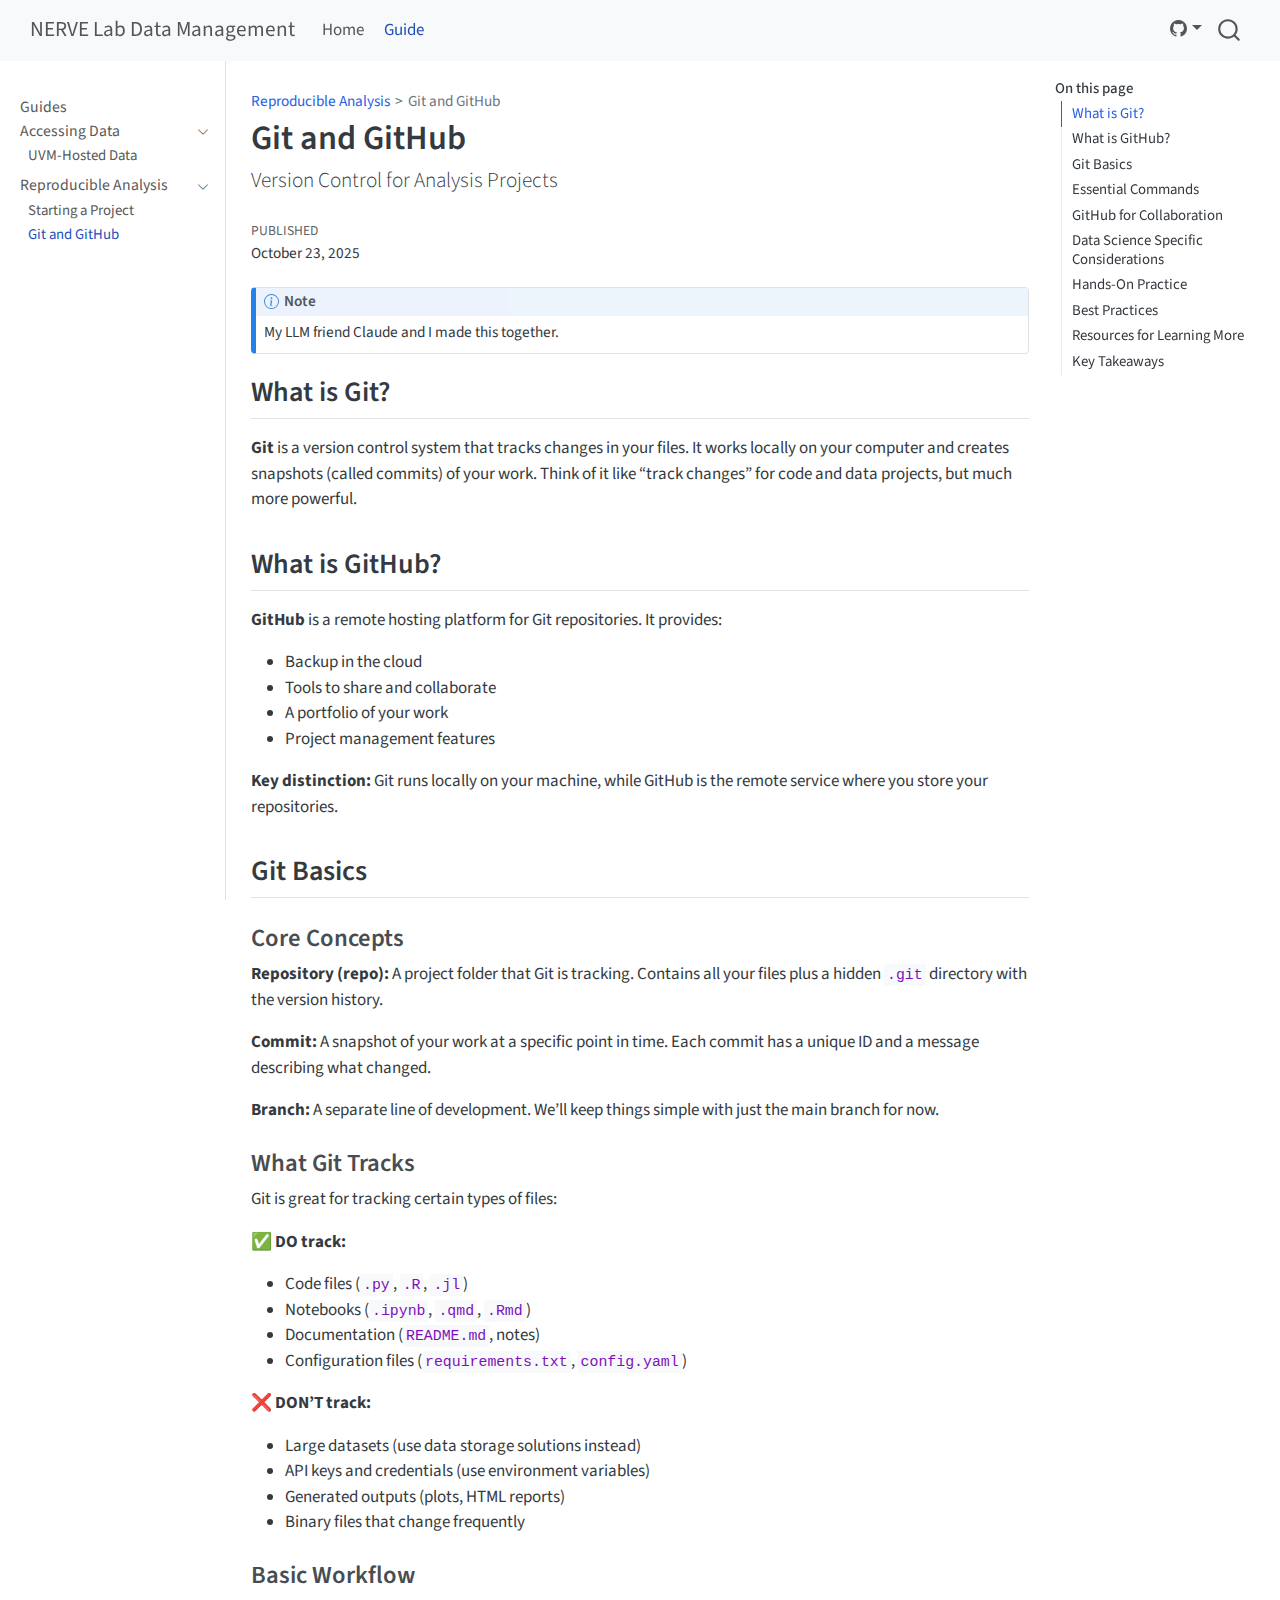
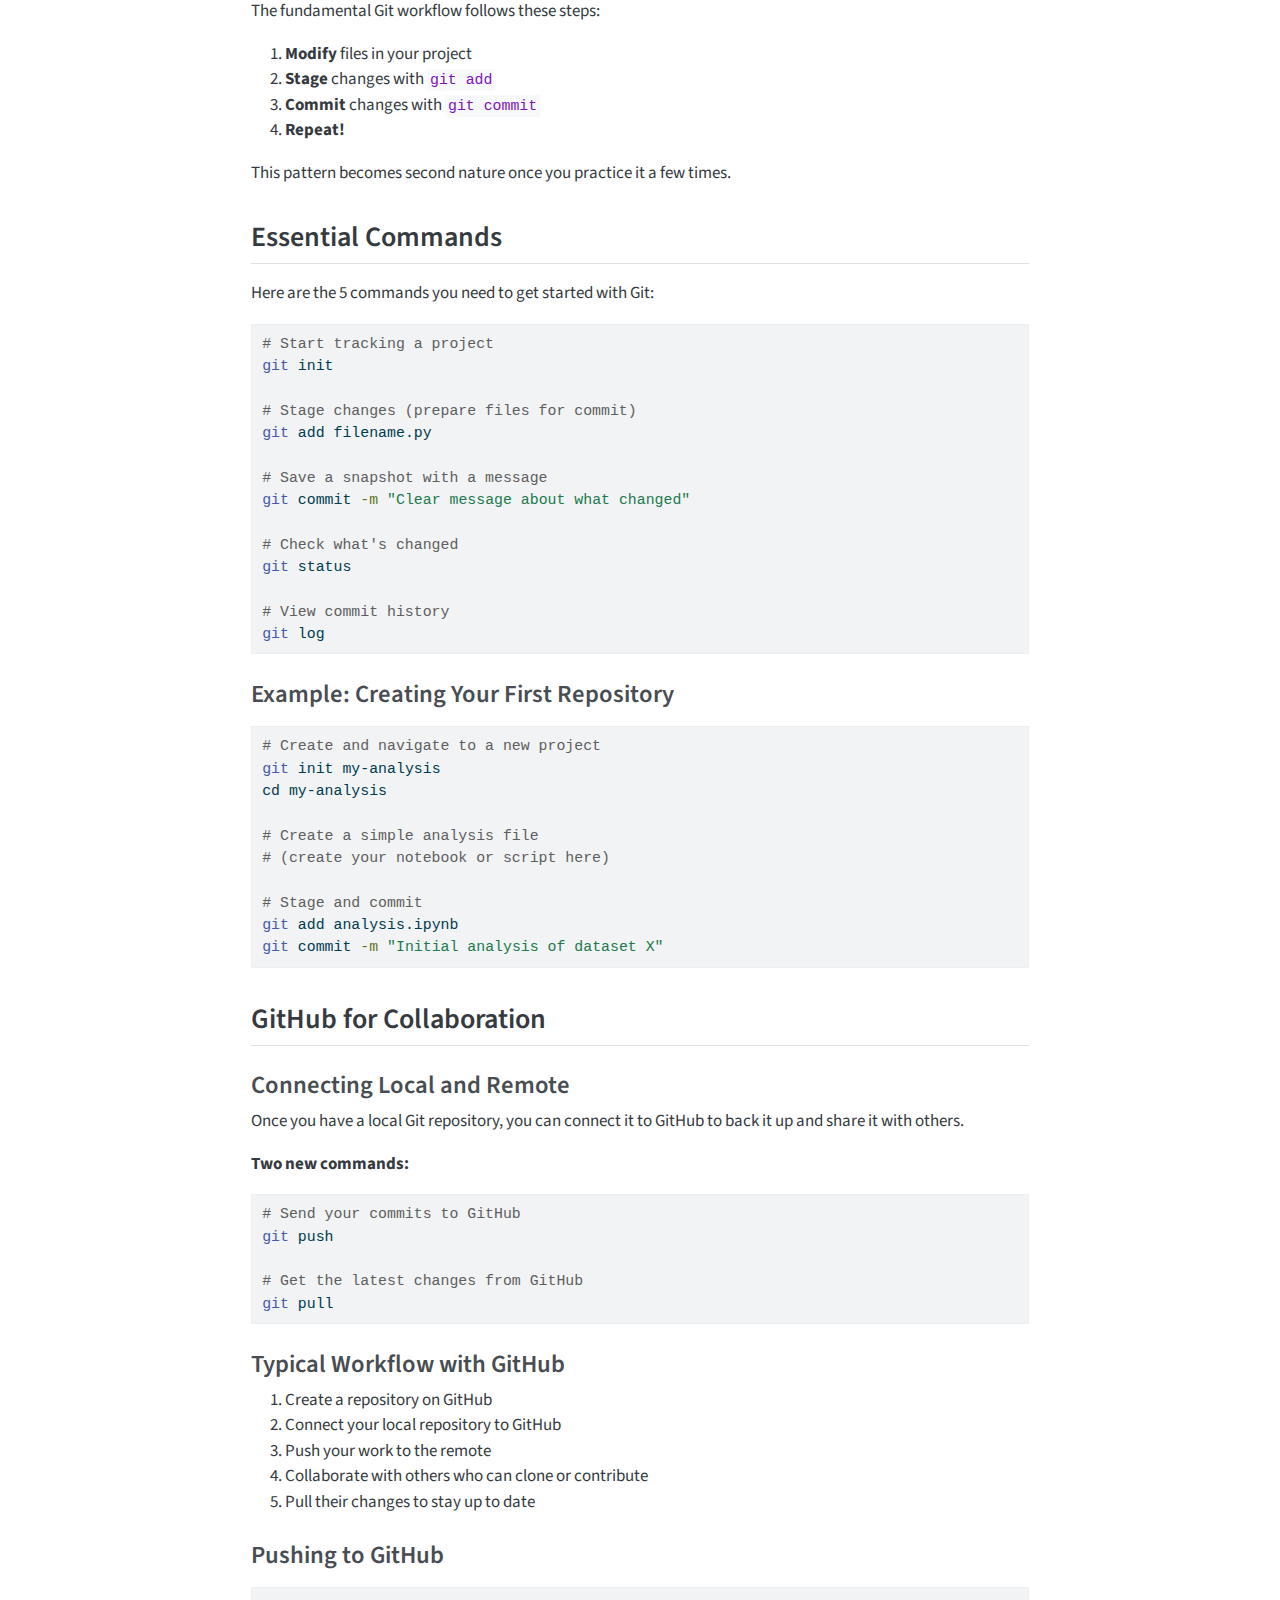
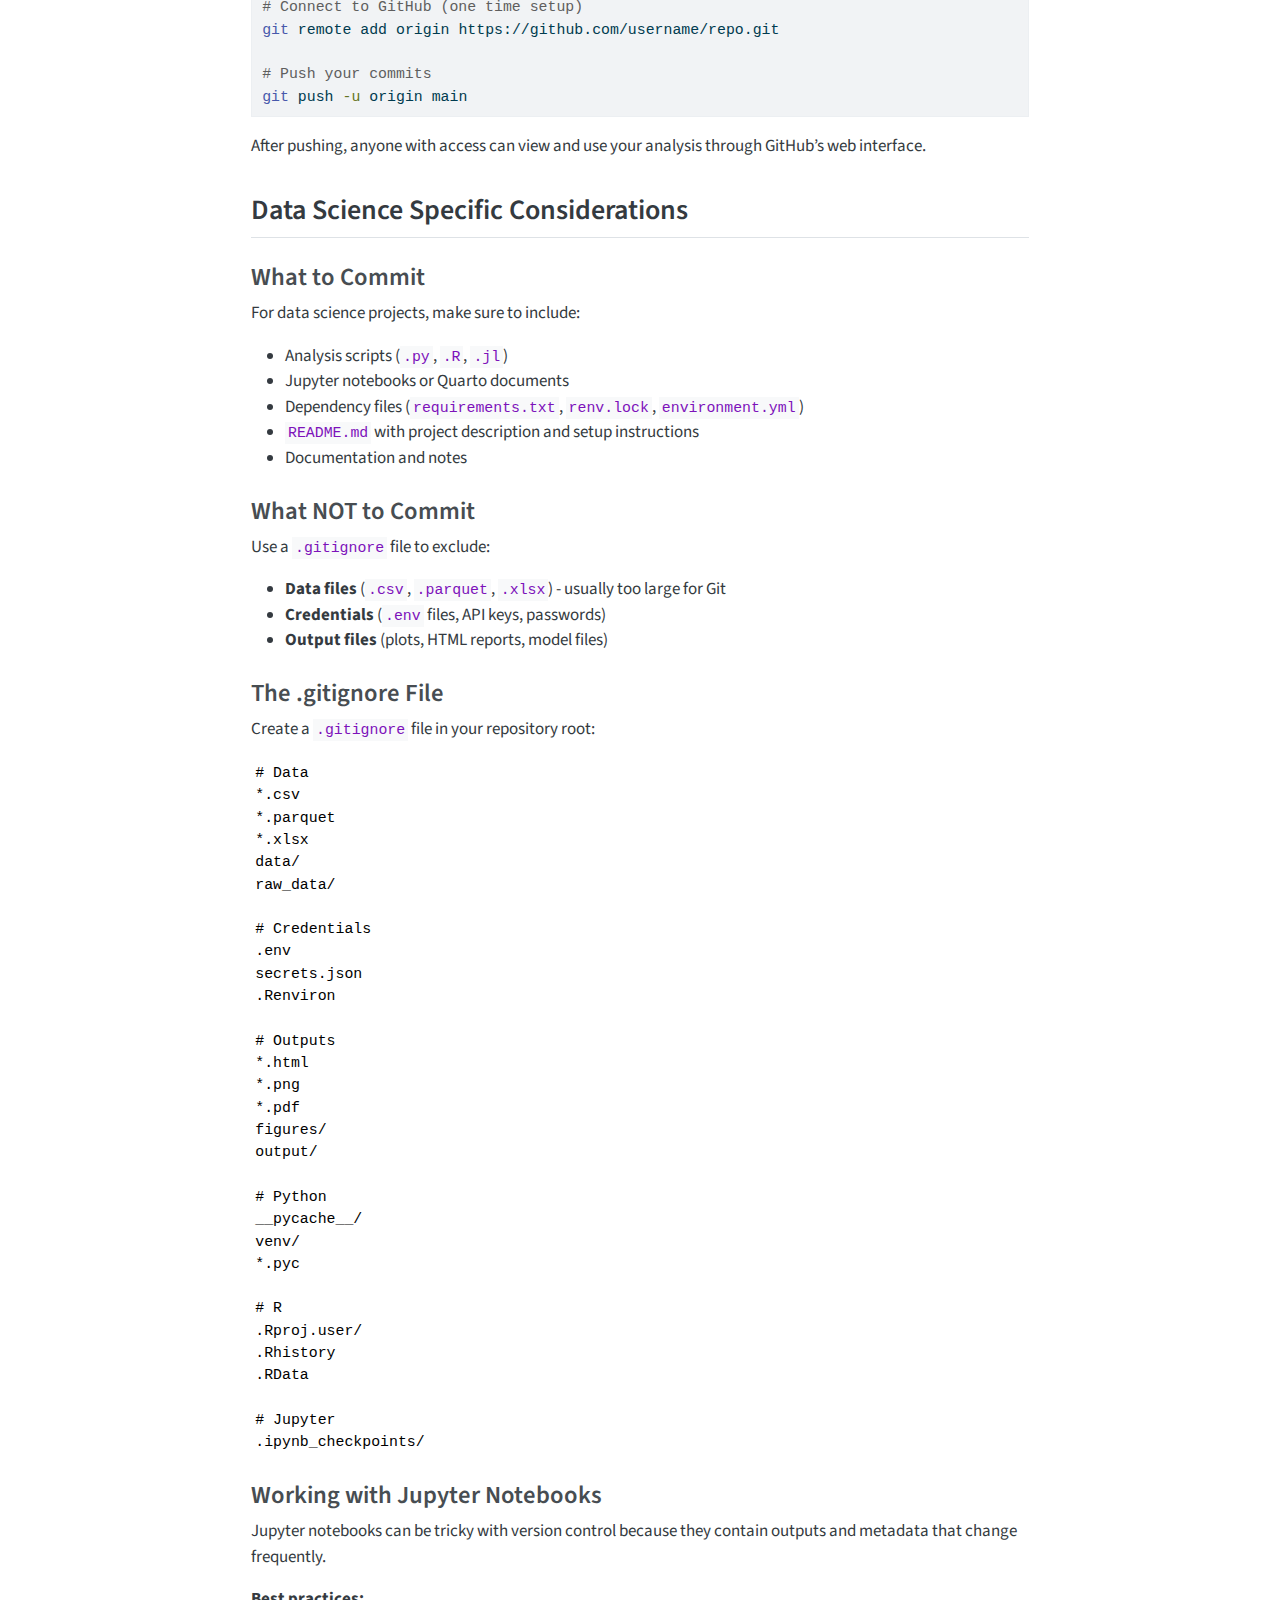
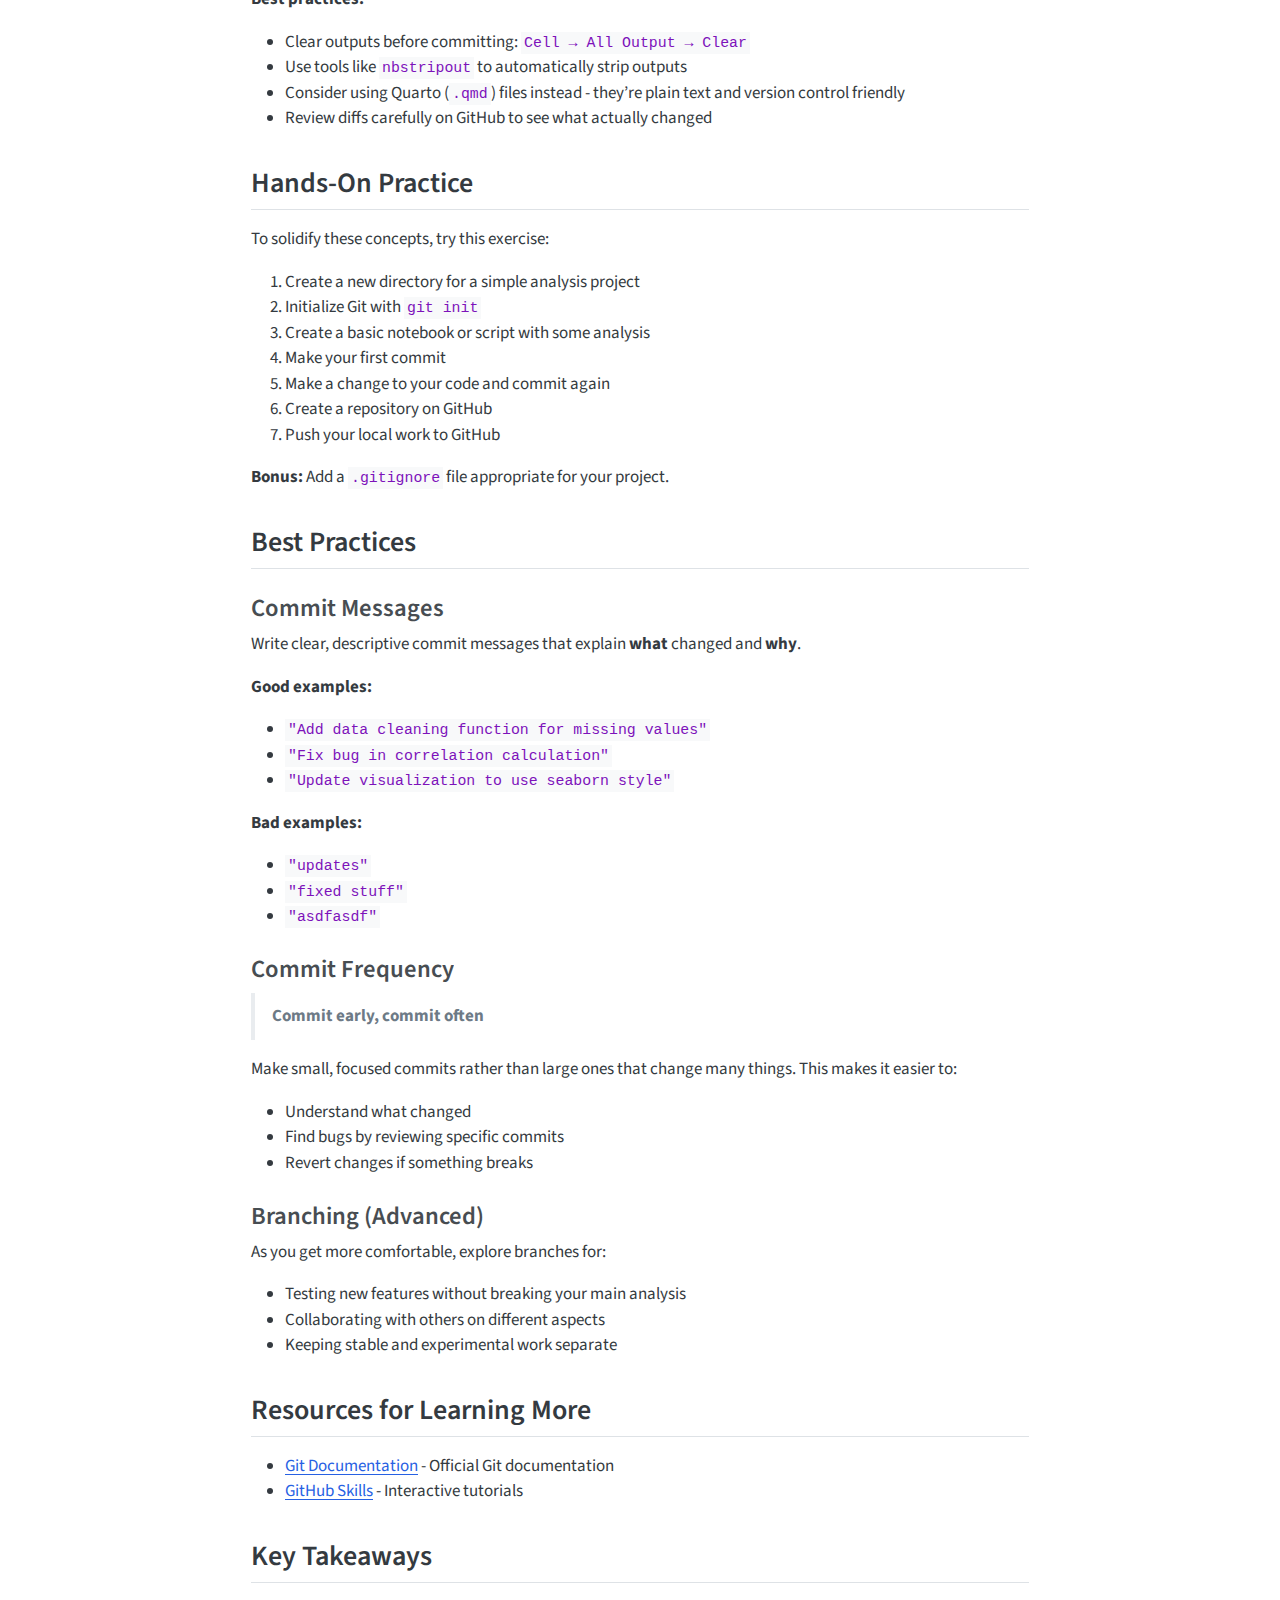
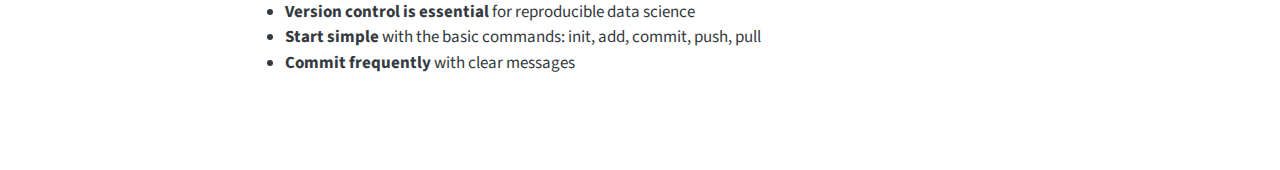
<file: using_git.html>
<!DOCTYPE html>
<html xmlns="http://www.w3.org/1999/xhtml" lang="en" xml:lang="en"><head>

<meta charset="utf-8">
<meta name="generator" content="quarto-1.7.29">

<meta name="viewport" content="width=device-width, initial-scale=1.0, user-scalable=yes">

<meta name="dcterms.date" content="2025-10-23">

<title>Git and GitHub – NERVE Lab Data Management</title>
<style>
code{white-space: pre-wrap;}
span.smallcaps{font-variant: small-caps;}
div.columns{display: flex; gap: min(4vw, 1.5em);}
div.column{flex: auto; overflow-x: auto;}
div.hanging-indent{margin-left: 1.5em; text-indent: -1.5em;}
ul.task-list{list-style: none;}
ul.task-list li input[type="checkbox"] {
  width: 0.8em;
  margin: 0 0.8em 0.2em -1em; /* quarto-specific, see https://github.com/quarto-dev/quarto-cli/issues/4556 */ 
  vertical-align: middle;
}
/* CSS for syntax highlighting */
html { -webkit-text-size-adjust: 100%; }
pre > code.sourceCode { white-space: pre; position: relative; }
pre > code.sourceCode > span { display: inline-block; line-height: 1.25; }
pre > code.sourceCode > span:empty { height: 1.2em; }
.sourceCode { overflow: visible; }
code.sourceCode > span { color: inherit; text-decoration: inherit; }
div.sourceCode { margin: 1em 0; }
pre.sourceCode { margin: 0; }
@media screen {
div.sourceCode { overflow: auto; }
}
@media print {
pre > code.sourceCode { white-space: pre-wrap; }
pre > code.sourceCode > span { text-indent: -5em; padding-left: 5em; }
}
pre.numberSource code
  { counter-reset: source-line 0; }
pre.numberSource code > span
  { position: relative; left: -4em; counter-increment: source-line; }
pre.numberSource code > span > a:first-child::before
  { content: counter(source-line);
    position: relative; left: -1em; text-align: right; vertical-align: baseline;
    border: none; display: inline-block;
    -webkit-touch-callout: none; -webkit-user-select: none;
    -khtml-user-select: none; -moz-user-select: none;
    -ms-user-select: none; user-select: none;
    padding: 0 4px; width: 4em;
  }
pre.numberSource { margin-left: 3em;  padding-left: 4px; }
div.sourceCode
  {   }
@media screen {
pre > code.sourceCode > span > a:first-child::before { text-decoration: underline; }
}
</style>


<script src="site_libs/quarto-nav/quarto-nav.js"></script>
<script src="site_libs/quarto-nav/headroom.min.js"></script>
<script src="site_libs/clipboard/clipboard.min.js"></script>
<script src="site_libs/quarto-search/autocomplete.umd.js"></script>
<script src="site_libs/quarto-search/fuse.min.js"></script>
<script src="site_libs/quarto-search/quarto-search.js"></script>
<meta name="quarto:offset" content="./">
<script src="site_libs/quarto-html/quarto.js" type="module"></script>
<script src="site_libs/quarto-html/tabsets/tabsets.js" type="module"></script>
<script src="site_libs/quarto-html/popper.min.js"></script>
<script src="site_libs/quarto-html/tippy.umd.min.js"></script>
<script src="site_libs/quarto-html/anchor.min.js"></script>
<link href="site_libs/quarto-html/tippy.css" rel="stylesheet">
<link href="site_libs/quarto-html/quarto-syntax-highlighting-0815c480559380816a4d1ea211a47e91.css" rel="stylesheet" id="quarto-text-highlighting-styles">
<script src="site_libs/bootstrap/bootstrap.min.js"></script>
<link href="site_libs/bootstrap/bootstrap-icons.css" rel="stylesheet">
<link href="site_libs/bootstrap/bootstrap-46c2108cb5970b202887687d23fed73e.min.css" rel="stylesheet" append-hash="true" id="quarto-bootstrap" data-mode="light">
<script id="quarto-search-options" type="application/json">{
  "location": "navbar",
  "copy-button": false,
  "collapse-after": 3,
  "panel-placement": "end",
  "type": "overlay",
  "limit": 50,
  "keyboard-shortcut": [
    "f",
    "/",
    "s"
  ],
  "show-item-context": false,
  "language": {
    "search-no-results-text": "No results",
    "search-matching-documents-text": "matching documents",
    "search-copy-link-title": "Copy link to search",
    "search-hide-matches-text": "Hide additional matches",
    "search-more-match-text": "more match in this document",
    "search-more-matches-text": "more matches in this document",
    "search-clear-button-title": "Clear",
    "search-text-placeholder": "",
    "search-detached-cancel-button-title": "Cancel",
    "search-submit-button-title": "Submit",
    "search-label": "Search"
  }
}</script>
<style>html{ scroll-behavior: smooth; }</style>


<link rel="stylesheet" href="styles.css">
</head>

<body class="nav-sidebar docked nav-fixed quarto-light">

<div id="quarto-search-results"></div>
  <header id="quarto-header" class="headroom fixed-top">
    <nav class="navbar navbar-expand-lg " data-bs-theme="dark">
      <div class="navbar-container container-fluid">
      <div class="navbar-brand-container mx-auto">
    <a class="navbar-brand" href="./index.html">
    <span class="navbar-title">NERVE Lab Data Management</span>
    </a>
  </div>
            <div id="quarto-search" class="" title="Search"></div>
          <button class="navbar-toggler" type="button" data-bs-toggle="collapse" data-bs-target="#navbarCollapse" aria-controls="navbarCollapse" role="menu" aria-expanded="false" aria-label="Toggle navigation" onclick="if (window.quartoToggleHeadroom) { window.quartoToggleHeadroom(); }">
  <span class="navbar-toggler-icon"></span>
</button>
          <div class="collapse navbar-collapse" id="navbarCollapse">
            <ul class="navbar-nav navbar-nav-scroll me-auto">
  <li class="nav-item">
    <a class="nav-link" href="./index.html"> 
<span class="menu-text">Home</span></a>
  </li>  
  <li class="nav-item">
    <a class="nav-link active" href="./guide.html" aria-current="page"> 
<span class="menu-text">Guide</span></a>
  </li>  
</ul>
          </div> <!-- /navcollapse -->
            <div class="quarto-navbar-tools">
    <div class="dropdown">
      <a href="" title="" id="quarto-navigation-tool-dropdown-0" class="quarto-navigation-tool dropdown-toggle px-1" data-bs-toggle="dropdown" aria-expanded="false" role="link" aria-label=""><i class="bi bi-github"></i></a>
      <ul class="dropdown-menu" aria-labelledby="quarto-navigation-tool-dropdown-0">
          <li>
            <a class="dropdown-item quarto-navbar-tools-item" href="https://github.com/ajbarrows/nerve-data">
            Data Access
            </a>
          </li>
      </ul>
    </div>
</div>
      </div> <!-- /container-fluid -->
    </nav>
  <nav class="quarto-secondary-nav">
    <div class="container-fluid d-flex">
      <button type="button" class="quarto-btn-toggle btn" data-bs-toggle="collapse" role="button" data-bs-target=".quarto-sidebar-collapse-item" aria-controls="quarto-sidebar" aria-expanded="false" aria-label="Toggle sidebar navigation" onclick="if (window.quartoToggleHeadroom) { window.quartoToggleHeadroom(); }">
        <i class="bi bi-layout-text-sidebar-reverse"></i>
      </button>
        <nav class="quarto-page-breadcrumbs" aria-label="breadcrumb"><ol class="breadcrumb"><li class="breadcrumb-item"><a href="./starting_projects.html">Reproducible Analysis</a></li><li class="breadcrumb-item"><a href="./using_git.html">Git and GitHub</a></li></ol></nav>
        <a class="flex-grow-1" role="navigation" data-bs-toggle="collapse" data-bs-target=".quarto-sidebar-collapse-item" aria-controls="quarto-sidebar" aria-expanded="false" aria-label="Toggle sidebar navigation" onclick="if (window.quartoToggleHeadroom) { window.quartoToggleHeadroom(); }">      
        </a>
    </div>
  </nav>
</header>
<!-- content -->
<div id="quarto-content" class="quarto-container page-columns page-rows-contents page-layout-article page-navbar">
<!-- sidebar -->
  <nav id="quarto-sidebar" class="sidebar collapse collapse-horizontal quarto-sidebar-collapse-item sidebar-navigation docked overflow-auto">
    <div class="sidebar-menu-container"> 
    <ul class="list-unstyled mt-1">
        <li class="sidebar-item">
  <div class="sidebar-item-container"> 
  <a href="./guide.html" class="sidebar-item-text sidebar-link">
 <span class="menu-text">Guides</span></a>
  </div>
</li>
        <li class="sidebar-item sidebar-item-section">
      <div class="sidebar-item-container"> 
            <a class="sidebar-item-text sidebar-link text-start" data-bs-toggle="collapse" data-bs-target="#quarto-sidebar-section-1" role="navigation" aria-expanded="true">
 <span class="menu-text">Accessing Data</span></a>
          <a class="sidebar-item-toggle text-start" data-bs-toggle="collapse" data-bs-target="#quarto-sidebar-section-1" role="navigation" aria-expanded="true" aria-label="Toggle section">
            <i class="bi bi-chevron-right ms-2"></i>
          </a> 
      </div>
      <ul id="quarto-sidebar-section-1" class="collapse list-unstyled sidebar-section depth1 show">  
          <li class="sidebar-item">
  <div class="sidebar-item-container"> 
  <a href="./access_data.html" class="sidebar-item-text sidebar-link">
 <span class="menu-text">UVM-Hosted Data</span></a>
  </div>
</li>
      </ul>
  </li>
        <li class="sidebar-item sidebar-item-section">
      <div class="sidebar-item-container"> 
            <a class="sidebar-item-text sidebar-link text-start" data-bs-toggle="collapse" data-bs-target="#quarto-sidebar-section-2" role="navigation" aria-expanded="true">
 <span class="menu-text">Reproducible Analysis</span></a>
          <a class="sidebar-item-toggle text-start" data-bs-toggle="collapse" data-bs-target="#quarto-sidebar-section-2" role="navigation" aria-expanded="true" aria-label="Toggle section">
            <i class="bi bi-chevron-right ms-2"></i>
          </a> 
      </div>
      <ul id="quarto-sidebar-section-2" class="collapse list-unstyled sidebar-section depth1 show">  
          <li class="sidebar-item">
  <div class="sidebar-item-container"> 
  <a href="./starting_projects.html" class="sidebar-item-text sidebar-link">
 <span class="menu-text">Starting a Project</span></a>
  </div>
</li>
          <li class="sidebar-item">
  <div class="sidebar-item-container"> 
  <a href="./using_git.html" class="sidebar-item-text sidebar-link active">
 <span class="menu-text">Git and GitHub</span></a>
  </div>
</li>
      </ul>
  </li>
    </ul>
    </div>
</nav>
<div id="quarto-sidebar-glass" class="quarto-sidebar-collapse-item" data-bs-toggle="collapse" data-bs-target=".quarto-sidebar-collapse-item"></div>
<!-- margin-sidebar -->
    <div id="quarto-margin-sidebar" class="sidebar margin-sidebar">
        <nav id="TOC" role="doc-toc" class="toc-active">
    <h2 id="toc-title">On this page</h2>
   
  <ul class="collapse">
  <li><a href="#what-is-git" id="toc-what-is-git" class="nav-link active" data-scroll-target="#what-is-git">What is Git?</a></li>
  <li><a href="#what-is-github" id="toc-what-is-github" class="nav-link" data-scroll-target="#what-is-github">What is GitHub?</a></li>
  <li><a href="#git-basics" id="toc-git-basics" class="nav-link" data-scroll-target="#git-basics">Git Basics</a></li>
  <li><a href="#essential-commands" id="toc-essential-commands" class="nav-link" data-scroll-target="#essential-commands">Essential Commands</a></li>
  <li><a href="#github-for-collaboration" id="toc-github-for-collaboration" class="nav-link" data-scroll-target="#github-for-collaboration">GitHub for Collaboration</a></li>
  <li><a href="#data-science-specific-considerations" id="toc-data-science-specific-considerations" class="nav-link" data-scroll-target="#data-science-specific-considerations">Data Science Specific Considerations</a></li>
  <li><a href="#hands-on-practice" id="toc-hands-on-practice" class="nav-link" data-scroll-target="#hands-on-practice">Hands-On Practice</a></li>
  <li><a href="#best-practices" id="toc-best-practices" class="nav-link" data-scroll-target="#best-practices">Best Practices</a></li>
  <li><a href="#resources-for-learning-more" id="toc-resources-for-learning-more" class="nav-link" data-scroll-target="#resources-for-learning-more">Resources for Learning More</a></li>
  <li><a href="#key-takeaways" id="toc-key-takeaways" class="nav-link" data-scroll-target="#key-takeaways">Key Takeaways</a></li>
  </ul>
</nav>
    </div>
<!-- main -->
<main class="content" id="quarto-document-content">

<header id="title-block-header" class="quarto-title-block default"><nav class="quarto-page-breadcrumbs quarto-title-breadcrumbs d-none d-lg-block" aria-label="breadcrumb"><ol class="breadcrumb"><li class="breadcrumb-item"><a href="./starting_projects.html">Reproducible Analysis</a></li><li class="breadcrumb-item"><a href="./using_git.html">Git and GitHub</a></li></ol></nav>
<div class="quarto-title">
<h1 class="title">Git and GitHub</h1>
<p class="subtitle lead">Version Control for Analysis Projects</p>
</div>



<div class="quarto-title-meta">

    
    <div>
    <div class="quarto-title-meta-heading">Published</div>
    <div class="quarto-title-meta-contents">
      <p class="date">October 23, 2025</p>
    </div>
  </div>
  
    
  </div>
  


</header>


<div class="callout callout-style-default callout-note callout-titled">
<div class="callout-header d-flex align-content-center">
<div class="callout-icon-container">
<i class="callout-icon"></i>
</div>
<div class="callout-title-container flex-fill">
Note
</div>
</div>
<div class="callout-body-container callout-body">
<p>My LLM friend Claude and I made this together.</p>
</div>
</div>
<section id="what-is-git" class="level2">
<h2 class="anchored" data-anchor-id="what-is-git">What is Git?</h2>
<p><strong>Git</strong> is a version control system that tracks changes in your files. It works locally on your computer and creates snapshots (called commits) of your work. Think of it like “track changes” for code and data projects, but much more powerful.</p>
</section>
<section id="what-is-github" class="level2">
<h2 class="anchored" data-anchor-id="what-is-github">What is GitHub?</h2>
<p><strong>GitHub</strong> is a remote hosting platform for Git repositories. It provides:</p>
<ul>
<li>Backup in the cloud</li>
<li>Tools to share and collaborate</li>
<li>A portfolio of your work</li>
<li>Project management features</li>
</ul>
<p><strong>Key distinction:</strong> Git runs locally on your machine, while GitHub is the remote service where you store your repositories.</p>
</section>
<section id="git-basics" class="level2">
<h2 class="anchored" data-anchor-id="git-basics">Git Basics</h2>
<section id="core-concepts" class="level3">
<h3 class="anchored" data-anchor-id="core-concepts">Core Concepts</h3>
<p><strong>Repository (repo):</strong> A project folder that Git is tracking. Contains all your files plus a hidden <code>.git</code> directory with the version history.</p>
<p><strong>Commit:</strong> A snapshot of your work at a specific point in time. Each commit has a unique ID and a message describing what changed.</p>
<p><strong>Branch:</strong> A separate line of development. We’ll keep things simple with just the main branch for now.</p>
</section>
<section id="what-git-tracks" class="level3">
<h3 class="anchored" data-anchor-id="what-git-tracks">What Git Tracks</h3>
<p>Git is great for tracking certain types of files:</p>
<p><strong>✅ DO track:</strong></p>
<ul>
<li>Code files (<code>.py</code>, <code>.R</code>, <code>.jl</code>)</li>
<li>Notebooks (<code>.ipynb</code>, <code>.qmd</code>, <code>.Rmd</code>)</li>
<li>Documentation (<code>README.md</code>, notes)</li>
<li>Configuration files (<code>requirements.txt</code>, <code>config.yaml</code>)</li>
</ul>
<p><strong>❌ DON’T track:</strong></p>
<ul>
<li>Large datasets (use data storage solutions instead)</li>
<li>API keys and credentials (use environment variables)</li>
<li>Generated outputs (plots, HTML reports)</li>
<li>Binary files that change frequently</li>
</ul>
</section>
<section id="basic-workflow" class="level3">
<h3 class="anchored" data-anchor-id="basic-workflow">Basic Workflow</h3>
<p>The fundamental Git workflow follows these steps:</p>
<ol type="1">
<li><strong>Modify</strong> files in your project</li>
<li><strong>Stage</strong> changes with <code>git add</code></li>
<li><strong>Commit</strong> changes with <code>git commit</code></li>
<li><strong>Repeat!</strong></li>
</ol>
<p>This pattern becomes second nature once you practice it a few times.</p>
</section>
</section>
<section id="essential-commands" class="level2">
<h2 class="anchored" data-anchor-id="essential-commands">Essential Commands</h2>
<p>Here are the 5 commands you need to get started with Git:</p>
<div class="sourceCode" id="cb1"><pre class="sourceCode bash code-with-copy"><code class="sourceCode bash"><span id="cb1-1"><a href="#cb1-1" aria-hidden="true" tabindex="-1"></a><span class="co"># Start tracking a project</span></span>
<span id="cb1-2"><a href="#cb1-2" aria-hidden="true" tabindex="-1"></a><span class="fu">git</span> init</span>
<span id="cb1-3"><a href="#cb1-3" aria-hidden="true" tabindex="-1"></a></span>
<span id="cb1-4"><a href="#cb1-4" aria-hidden="true" tabindex="-1"></a><span class="co"># Stage changes (prepare files for commit)</span></span>
<span id="cb1-5"><a href="#cb1-5" aria-hidden="true" tabindex="-1"></a><span class="fu">git</span> add filename.py</span>
<span id="cb1-6"><a href="#cb1-6" aria-hidden="true" tabindex="-1"></a></span>
<span id="cb1-7"><a href="#cb1-7" aria-hidden="true" tabindex="-1"></a><span class="co"># Save a snapshot with a message</span></span>
<span id="cb1-8"><a href="#cb1-8" aria-hidden="true" tabindex="-1"></a><span class="fu">git</span> commit <span class="at">-m</span> <span class="st">"Clear message about what changed"</span></span>
<span id="cb1-9"><a href="#cb1-9" aria-hidden="true" tabindex="-1"></a></span>
<span id="cb1-10"><a href="#cb1-10" aria-hidden="true" tabindex="-1"></a><span class="co"># Check what's changed</span></span>
<span id="cb1-11"><a href="#cb1-11" aria-hidden="true" tabindex="-1"></a><span class="fu">git</span> status</span>
<span id="cb1-12"><a href="#cb1-12" aria-hidden="true" tabindex="-1"></a></span>
<span id="cb1-13"><a href="#cb1-13" aria-hidden="true" tabindex="-1"></a><span class="co"># View commit history</span></span>
<span id="cb1-14"><a href="#cb1-14" aria-hidden="true" tabindex="-1"></a><span class="fu">git</span> log</span></code><button title="Copy to Clipboard" class="code-copy-button"><i class="bi"></i></button></pre></div>
<section id="example-creating-your-first-repository" class="level3">
<h3 class="anchored" data-anchor-id="example-creating-your-first-repository">Example: Creating Your First Repository</h3>
<div class="sourceCode" id="cb2"><pre class="sourceCode bash code-with-copy"><code class="sourceCode bash"><span id="cb2-1"><a href="#cb2-1" aria-hidden="true" tabindex="-1"></a><span class="co"># Create and navigate to a new project</span></span>
<span id="cb2-2"><a href="#cb2-2" aria-hidden="true" tabindex="-1"></a><span class="fu">git</span> init my-analysis</span>
<span id="cb2-3"><a href="#cb2-3" aria-hidden="true" tabindex="-1"></a><span class="bu">cd</span> my-analysis</span>
<span id="cb2-4"><a href="#cb2-4" aria-hidden="true" tabindex="-1"></a></span>
<span id="cb2-5"><a href="#cb2-5" aria-hidden="true" tabindex="-1"></a><span class="co"># Create a simple analysis file</span></span>
<span id="cb2-6"><a href="#cb2-6" aria-hidden="true" tabindex="-1"></a><span class="co"># (create your notebook or script here)</span></span>
<span id="cb2-7"><a href="#cb2-7" aria-hidden="true" tabindex="-1"></a></span>
<span id="cb2-8"><a href="#cb2-8" aria-hidden="true" tabindex="-1"></a><span class="co"># Stage and commit</span></span>
<span id="cb2-9"><a href="#cb2-9" aria-hidden="true" tabindex="-1"></a><span class="fu">git</span> add analysis.ipynb</span>
<span id="cb2-10"><a href="#cb2-10" aria-hidden="true" tabindex="-1"></a><span class="fu">git</span> commit <span class="at">-m</span> <span class="st">"Initial analysis of dataset X"</span></span></code><button title="Copy to Clipboard" class="code-copy-button"><i class="bi"></i></button></pre></div>
</section>
</section>
<section id="github-for-collaboration" class="level2">
<h2 class="anchored" data-anchor-id="github-for-collaboration">GitHub for Collaboration</h2>
<section id="connecting-local-and-remote" class="level3">
<h3 class="anchored" data-anchor-id="connecting-local-and-remote">Connecting Local and Remote</h3>
<p>Once you have a local Git repository, you can connect it to GitHub to back it up and share it with others.</p>
<p><strong>Two new commands:</strong></p>
<div class="sourceCode" id="cb3"><pre class="sourceCode bash code-with-copy"><code class="sourceCode bash"><span id="cb3-1"><a href="#cb3-1" aria-hidden="true" tabindex="-1"></a><span class="co"># Send your commits to GitHub</span></span>
<span id="cb3-2"><a href="#cb3-2" aria-hidden="true" tabindex="-1"></a><span class="fu">git</span> push</span>
<span id="cb3-3"><a href="#cb3-3" aria-hidden="true" tabindex="-1"></a></span>
<span id="cb3-4"><a href="#cb3-4" aria-hidden="true" tabindex="-1"></a><span class="co"># Get the latest changes from GitHub</span></span>
<span id="cb3-5"><a href="#cb3-5" aria-hidden="true" tabindex="-1"></a><span class="fu">git</span> pull</span></code><button title="Copy to Clipboard" class="code-copy-button"><i class="bi"></i></button></pre></div>
</section>
<section id="typical-workflow-with-github" class="level3">
<h3 class="anchored" data-anchor-id="typical-workflow-with-github">Typical Workflow with GitHub</h3>
<ol type="1">
<li>Create a repository on GitHub</li>
<li>Connect your local repository to GitHub</li>
<li>Push your work to the remote</li>
<li>Collaborate with others who can clone or contribute</li>
<li>Pull their changes to stay up to date</li>
</ol>
</section>
<section id="pushing-to-github" class="level3">
<h3 class="anchored" data-anchor-id="pushing-to-github">Pushing to GitHub</h3>
<div class="sourceCode" id="cb4"><pre class="sourceCode bash code-with-copy"><code class="sourceCode bash"><span id="cb4-1"><a href="#cb4-1" aria-hidden="true" tabindex="-1"></a><span class="co"># Connect to GitHub (one time setup)</span></span>
<span id="cb4-2"><a href="#cb4-2" aria-hidden="true" tabindex="-1"></a><span class="fu">git</span> remote add origin https://github.com/username/repo.git</span>
<span id="cb4-3"><a href="#cb4-3" aria-hidden="true" tabindex="-1"></a></span>
<span id="cb4-4"><a href="#cb4-4" aria-hidden="true" tabindex="-1"></a><span class="co"># Push your commits</span></span>
<span id="cb4-5"><a href="#cb4-5" aria-hidden="true" tabindex="-1"></a><span class="fu">git</span> push <span class="at">-u</span> origin main</span></code><button title="Copy to Clipboard" class="code-copy-button"><i class="bi"></i></button></pre></div>
<p>After pushing, anyone with access can view and use your analysis through GitHub’s web interface.</p>
</section>
</section>
<section id="data-science-specific-considerations" class="level2">
<h2 class="anchored" data-anchor-id="data-science-specific-considerations">Data Science Specific Considerations</h2>
<section id="what-to-commit" class="level3">
<h3 class="anchored" data-anchor-id="what-to-commit">What to Commit</h3>
<p>For data science projects, make sure to include:</p>
<ul>
<li>Analysis scripts (<code>.py</code>, <code>.R</code>, <code>.jl</code>)</li>
<li>Jupyter notebooks or Quarto documents</li>
<li>Dependency files (<code>requirements.txt</code>, <code>renv.lock</code>, <code>environment.yml</code>)</li>
<li><code>README.md</code> with project description and setup instructions</li>
<li>Documentation and notes</li>
</ul>
</section>
<section id="what-not-to-commit" class="level3">
<h3 class="anchored" data-anchor-id="what-not-to-commit">What NOT to Commit</h3>
<p>Use a <code>.gitignore</code> file to exclude:</p>
<ul>
<li><strong>Data files</strong> (<code>.csv</code>, <code>.parquet</code>, <code>.xlsx</code>) - usually too large for Git</li>
<li><strong>Credentials</strong> (<code>.env</code> files, API keys, passwords)</li>
<li><strong>Output files</strong> (plots, HTML reports, model files)</li>
</ul>
</section>
<section id="the-.gitignore-file" class="level3">
<h3 class="anchored" data-anchor-id="the-.gitignore-file">The .gitignore File</h3>
<p>Create a <code>.gitignore</code> file in your repository root:</p>
<pre><code># Data
*.csv
*.parquet
*.xlsx
data/
raw_data/

# Credentials
.env
secrets.json
.Renviron

# Outputs
*.html
*.png
*.pdf
figures/
output/

# Python
__pycache__/
venv/
*.pyc

# R
.Rproj.user/
.Rhistory
.RData

# Jupyter
.ipynb_checkpoints/</code></pre>
</section>
<section id="working-with-jupyter-notebooks" class="level3">
<h3 class="anchored" data-anchor-id="working-with-jupyter-notebooks">Working with Jupyter Notebooks</h3>
<p>Jupyter notebooks can be tricky with version control because they contain outputs and metadata that change frequently.</p>
<p><strong>Best practices:</strong></p>
<ul>
<li>Clear outputs before committing: <code>Cell → All Output → Clear</code></li>
<li>Use tools like <code>nbstripout</code> to automatically strip outputs</li>
<li>Consider using Quarto (<code>.qmd</code>) files instead - they’re plain text and version control friendly</li>
<li>Review diffs carefully on GitHub to see what actually changed</li>
</ul>
</section>
</section>
<section id="hands-on-practice" class="level2">
<h2 class="anchored" data-anchor-id="hands-on-practice">Hands-On Practice</h2>
<p>To solidify these concepts, try this exercise:</p>
<ol type="1">
<li>Create a new directory for a simple analysis project</li>
<li>Initialize Git with <code>git init</code></li>
<li>Create a basic notebook or script with some analysis</li>
<li>Make your first commit</li>
<li>Make a change to your code and commit again</li>
<li>Create a repository on GitHub</li>
<li>Push your local work to GitHub</li>
</ol>
<p><strong>Bonus:</strong> Add a <code>.gitignore</code> file appropriate for your project.</p>
</section>
<section id="best-practices" class="level2">
<h2 class="anchored" data-anchor-id="best-practices">Best Practices</h2>
<section id="commit-messages" class="level3">
<h3 class="anchored" data-anchor-id="commit-messages">Commit Messages</h3>
<p>Write clear, descriptive commit messages that explain <strong>what</strong> changed and <strong>why</strong>.</p>
<p><strong>Good examples:</strong></p>
<ul>
<li><code>"Add data cleaning function for missing values"</code></li>
<li><code>"Fix bug in correlation calculation"</code></li>
<li><code>"Update visualization to use seaborn style"</code></li>
</ul>
<p><strong>Bad examples:</strong></p>
<ul>
<li><code>"updates"</code></li>
<li><code>"fixed stuff"</code></li>
<li><code>"asdfasdf"</code></li>
</ul>
</section>
<section id="commit-frequency" class="level3">
<h3 class="anchored" data-anchor-id="commit-frequency">Commit Frequency</h3>
<blockquote class="blockquote">
<p><strong>Commit early, commit often</strong></p>
</blockquote>
<p>Make small, focused commits rather than large ones that change many things. This makes it easier to:</p>
<ul>
<li>Understand what changed</li>
<li>Find bugs by reviewing specific commits</li>
<li>Revert changes if something breaks</li>
</ul>
</section>
<section id="branching-advanced" class="level3">
<h3 class="anchored" data-anchor-id="branching-advanced">Branching (Advanced)</h3>
<p>As you get more comfortable, explore branches for:</p>
<ul>
<li>Testing new features without breaking your main analysis</li>
<li>Collaborating with others on different aspects</li>
<li>Keeping stable and experimental work separate</li>
</ul>
</section>
</section>
<section id="resources-for-learning-more" class="level2">
<h2 class="anchored" data-anchor-id="resources-for-learning-more">Resources for Learning More</h2>
<ul>
<li><a href="https://git-scm.com/doc">Git Documentation</a> - Official Git documentation</li>
<li><a href="https://skills.github.com/">GitHub Skills</a> - Interactive tutorials</li>
</ul>
</section>
<section id="key-takeaways" class="level2">
<h2 class="anchored" data-anchor-id="key-takeaways">Key Takeaways</h2>
<ul>
<li><strong>Version control is essential</strong> for reproducible data science</li>
<li><strong>Start simple</strong> with the basic commands: init, add, commit, push, pull</li>
<li><strong>Commit frequently</strong> with clear messages</li>
</ul>


</section>

</main> <!-- /main -->
<script id="quarto-html-after-body" type="application/javascript">
  window.document.addEventListener("DOMContentLoaded", function (event) {
    const icon = "";
    const anchorJS = new window.AnchorJS();
    anchorJS.options = {
      placement: 'right',
      icon: icon
    };
    anchorJS.add('.anchored');
    const isCodeAnnotation = (el) => {
      for (const clz of el.classList) {
        if (clz.startsWith('code-annotation-')) {                     
          return true;
        }
      }
      return false;
    }
    const onCopySuccess = function(e) {
      // button target
      const button = e.trigger;
      // don't keep focus
      button.blur();
      // flash "checked"
      button.classList.add('code-copy-button-checked');
      var currentTitle = button.getAttribute("title");
      button.setAttribute("title", "Copied!");
      let tooltip;
      if (window.bootstrap) {
        button.setAttribute("data-bs-toggle", "tooltip");
        button.setAttribute("data-bs-placement", "left");
        button.setAttribute("data-bs-title", "Copied!");
        tooltip = new bootstrap.Tooltip(button, 
          { trigger: "manual", 
            customClass: "code-copy-button-tooltip",
            offset: [0, -8]});
        tooltip.show();    
      }
      setTimeout(function() {
        if (tooltip) {
          tooltip.hide();
          button.removeAttribute("data-bs-title");
          button.removeAttribute("data-bs-toggle");
          button.removeAttribute("data-bs-placement");
        }
        button.setAttribute("title", currentTitle);
        button.classList.remove('code-copy-button-checked');
      }, 1000);
      // clear code selection
      e.clearSelection();
    }
    const getTextToCopy = function(trigger) {
        const codeEl = trigger.previousElementSibling.cloneNode(true);
        for (const childEl of codeEl.children) {
          if (isCodeAnnotation(childEl)) {
            childEl.remove();
          }
        }
        return codeEl.innerText;
    }
    const clipboard = new window.ClipboardJS('.code-copy-button:not([data-in-quarto-modal])', {
      text: getTextToCopy
    });
    clipboard.on('success', onCopySuccess);
    if (window.document.getElementById('quarto-embedded-source-code-modal')) {
      const clipboardModal = new window.ClipboardJS('.code-copy-button[data-in-quarto-modal]', {
        text: getTextToCopy,
        container: window.document.getElementById('quarto-embedded-source-code-modal')
      });
      clipboardModal.on('success', onCopySuccess);
    }
      var localhostRegex = new RegExp(/^(?:http|https):\/\/localhost\:?[0-9]*\//);
      var mailtoRegex = new RegExp(/^mailto:/);
        var filterRegex = new RegExp("https:\/\/ajbarrows\.github\.io\/nerve-data\/");
      var isInternal = (href) => {
          return filterRegex.test(href) || localhostRegex.test(href) || mailtoRegex.test(href);
      }
      // Inspect non-navigation links and adorn them if external
     var links = window.document.querySelectorAll('a[href]:not(.nav-link):not(.navbar-brand):not(.toc-action):not(.sidebar-link):not(.sidebar-item-toggle):not(.pagination-link):not(.no-external):not([aria-hidden]):not(.dropdown-item):not(.quarto-navigation-tool):not(.about-link)');
      for (var i=0; i<links.length; i++) {
        const link = links[i];
        if (!isInternal(link.href)) {
          // undo the damage that might have been done by quarto-nav.js in the case of
          // links that we want to consider external
          if (link.dataset.originalHref !== undefined) {
            link.href = link.dataset.originalHref;
          }
        }
      }
    function tippyHover(el, contentFn, onTriggerFn, onUntriggerFn) {
      const config = {
        allowHTML: true,
        maxWidth: 500,
        delay: 100,
        arrow: false,
        appendTo: function(el) {
            return el.parentElement;
        },
        interactive: true,
        interactiveBorder: 10,
        theme: 'quarto',
        placement: 'bottom-start',
      };
      if (contentFn) {
        config.content = contentFn;
      }
      if (onTriggerFn) {
        config.onTrigger = onTriggerFn;
      }
      if (onUntriggerFn) {
        config.onUntrigger = onUntriggerFn;
      }
      window.tippy(el, config); 
    }
    const noterefs = window.document.querySelectorAll('a[role="doc-noteref"]');
    for (var i=0; i<noterefs.length; i++) {
      const ref = noterefs[i];
      tippyHover(ref, function() {
        // use id or data attribute instead here
        let href = ref.getAttribute('data-footnote-href') || ref.getAttribute('href');
        try { href = new URL(href).hash; } catch {}
        const id = href.replace(/^#\/?/, "");
        const note = window.document.getElementById(id);
        if (note) {
          return note.innerHTML;
        } else {
          return "";
        }
      });
    }
    const xrefs = window.document.querySelectorAll('a.quarto-xref');
    const processXRef = (id, note) => {
      // Strip column container classes
      const stripColumnClz = (el) => {
        el.classList.remove("page-full", "page-columns");
        if (el.children) {
          for (const child of el.children) {
            stripColumnClz(child);
          }
        }
      }
      stripColumnClz(note)
      if (id === null || id.startsWith('sec-')) {
        // Special case sections, only their first couple elements
        const container = document.createElement("div");
        if (note.children && note.children.length > 2) {
          container.appendChild(note.children[0].cloneNode(true));
          for (let i = 1; i < note.children.length; i++) {
            const child = note.children[i];
            if (child.tagName === "P" && child.innerText === "") {
              continue;
            } else {
              container.appendChild(child.cloneNode(true));
              break;
            }
          }
          if (window.Quarto?.typesetMath) {
            window.Quarto.typesetMath(container);
          }
          return container.innerHTML
        } else {
          if (window.Quarto?.typesetMath) {
            window.Quarto.typesetMath(note);
          }
          return note.innerHTML;
        }
      } else {
        // Remove any anchor links if they are present
        const anchorLink = note.querySelector('a.anchorjs-link');
        if (anchorLink) {
          anchorLink.remove();
        }
        if (window.Quarto?.typesetMath) {
          window.Quarto.typesetMath(note);
        }
        if (note.classList.contains("callout")) {
          return note.outerHTML;
        } else {
          return note.innerHTML;
        }
      }
    }
    for (var i=0; i<xrefs.length; i++) {
      const xref = xrefs[i];
      tippyHover(xref, undefined, function(instance) {
        instance.disable();
        let url = xref.getAttribute('href');
        let hash = undefined; 
        if (url.startsWith('#')) {
          hash = url;
        } else {
          try { hash = new URL(url).hash; } catch {}
        }
        if (hash) {
          const id = hash.replace(/^#\/?/, "");
          const note = window.document.getElementById(id);
          if (note !== null) {
            try {
              const html = processXRef(id, note.cloneNode(true));
              instance.setContent(html);
            } finally {
              instance.enable();
              instance.show();
            }
          } else {
            // See if we can fetch this
            fetch(url.split('#')[0])
            .then(res => res.text())
            .then(html => {
              const parser = new DOMParser();
              const htmlDoc = parser.parseFromString(html, "text/html");
              const note = htmlDoc.getElementById(id);
              if (note !== null) {
                const html = processXRef(id, note);
                instance.setContent(html);
              } 
            }).finally(() => {
              instance.enable();
              instance.show();
            });
          }
        } else {
          // See if we can fetch a full url (with no hash to target)
          // This is a special case and we should probably do some content thinning / targeting
          fetch(url)
          .then(res => res.text())
          .then(html => {
            const parser = new DOMParser();
            const htmlDoc = parser.parseFromString(html, "text/html");
            const note = htmlDoc.querySelector('main.content');
            if (note !== null) {
              // This should only happen for chapter cross references
              // (since there is no id in the URL)
              // remove the first header
              if (note.children.length > 0 && note.children[0].tagName === "HEADER") {
                note.children[0].remove();
              }
              const html = processXRef(null, note);
              instance.setContent(html);
            } 
          }).finally(() => {
            instance.enable();
            instance.show();
          });
        }
      }, function(instance) {
      });
    }
        let selectedAnnoteEl;
        const selectorForAnnotation = ( cell, annotation) => {
          let cellAttr = 'data-code-cell="' + cell + '"';
          let lineAttr = 'data-code-annotation="' +  annotation + '"';
          const selector = 'span[' + cellAttr + '][' + lineAttr + ']';
          return selector;
        }
        const selectCodeLines = (annoteEl) => {
          const doc = window.document;
          const targetCell = annoteEl.getAttribute("data-target-cell");
          const targetAnnotation = annoteEl.getAttribute("data-target-annotation");
          const annoteSpan = window.document.querySelector(selectorForAnnotation(targetCell, targetAnnotation));
          const lines = annoteSpan.getAttribute("data-code-lines").split(",");
          const lineIds = lines.map((line) => {
            return targetCell + "-" + line;
          })
          let top = null;
          let height = null;
          let parent = null;
          if (lineIds.length > 0) {
              //compute the position of the single el (top and bottom and make a div)
              const el = window.document.getElementById(lineIds[0]);
              top = el.offsetTop;
              height = el.offsetHeight;
              parent = el.parentElement.parentElement;
            if (lineIds.length > 1) {
              const lastEl = window.document.getElementById(lineIds[lineIds.length - 1]);
              const bottom = lastEl.offsetTop + lastEl.offsetHeight;
              height = bottom - top;
            }
            if (top !== null && height !== null && parent !== null) {
              // cook up a div (if necessary) and position it 
              let div = window.document.getElementById("code-annotation-line-highlight");
              if (div === null) {
                div = window.document.createElement("div");
                div.setAttribute("id", "code-annotation-line-highlight");
                div.style.position = 'absolute';
                parent.appendChild(div);
              }
              div.style.top = top - 2 + "px";
              div.style.height = height + 4 + "px";
              div.style.left = 0;
              let gutterDiv = window.document.getElementById("code-annotation-line-highlight-gutter");
              if (gutterDiv === null) {
                gutterDiv = window.document.createElement("div");
                gutterDiv.setAttribute("id", "code-annotation-line-highlight-gutter");
                gutterDiv.style.position = 'absolute';
                const codeCell = window.document.getElementById(targetCell);
                const gutter = codeCell.querySelector('.code-annotation-gutter');
                gutter.appendChild(gutterDiv);
              }
              gutterDiv.style.top = top - 2 + "px";
              gutterDiv.style.height = height + 4 + "px";
            }
            selectedAnnoteEl = annoteEl;
          }
        };
        const unselectCodeLines = () => {
          const elementsIds = ["code-annotation-line-highlight", "code-annotation-line-highlight-gutter"];
          elementsIds.forEach((elId) => {
            const div = window.document.getElementById(elId);
            if (div) {
              div.remove();
            }
          });
          selectedAnnoteEl = undefined;
        };
          // Handle positioning of the toggle
      window.addEventListener(
        "resize",
        throttle(() => {
          elRect = undefined;
          if (selectedAnnoteEl) {
            selectCodeLines(selectedAnnoteEl);
          }
        }, 10)
      );
      function throttle(fn, ms) {
      let throttle = false;
      let timer;
        return (...args) => {
          if(!throttle) { // first call gets through
              fn.apply(this, args);
              throttle = true;
          } else { // all the others get throttled
              if(timer) clearTimeout(timer); // cancel #2
              timer = setTimeout(() => {
                fn.apply(this, args);
                timer = throttle = false;
              }, ms);
          }
        };
      }
        // Attach click handler to the DT
        const annoteDls = window.document.querySelectorAll('dt[data-target-cell]');
        for (const annoteDlNode of annoteDls) {
          annoteDlNode.addEventListener('click', (event) => {
            const clickedEl = event.target;
            if (clickedEl !== selectedAnnoteEl) {
              unselectCodeLines();
              const activeEl = window.document.querySelector('dt[data-target-cell].code-annotation-active');
              if (activeEl) {
                activeEl.classList.remove('code-annotation-active');
              }
              selectCodeLines(clickedEl);
              clickedEl.classList.add('code-annotation-active');
            } else {
              // Unselect the line
              unselectCodeLines();
              clickedEl.classList.remove('code-annotation-active');
            }
          });
        }
    const findCites = (el) => {
      const parentEl = el.parentElement;
      if (parentEl) {
        const cites = parentEl.dataset.cites;
        if (cites) {
          return {
            el,
            cites: cites.split(' ')
          };
        } else {
          return findCites(el.parentElement)
        }
      } else {
        return undefined;
      }
    };
    var bibliorefs = window.document.querySelectorAll('a[role="doc-biblioref"]');
    for (var i=0; i<bibliorefs.length; i++) {
      const ref = bibliorefs[i];
      const citeInfo = findCites(ref);
      if (citeInfo) {
        tippyHover(citeInfo.el, function() {
          var popup = window.document.createElement('div');
          citeInfo.cites.forEach(function(cite) {
            var citeDiv = window.document.createElement('div');
            citeDiv.classList.add('hanging-indent');
            citeDiv.classList.add('csl-entry');
            var biblioDiv = window.document.getElementById('ref-' + cite);
            if (biblioDiv) {
              citeDiv.innerHTML = biblioDiv.innerHTML;
            }
            popup.appendChild(citeDiv);
          });
          return popup.innerHTML;
        });
      }
    }
  });
  </script>
</div> <!-- /content -->




<script src="site_libs/quarto-html/zenscroll-min.js"></script>
</body></html>
</file>
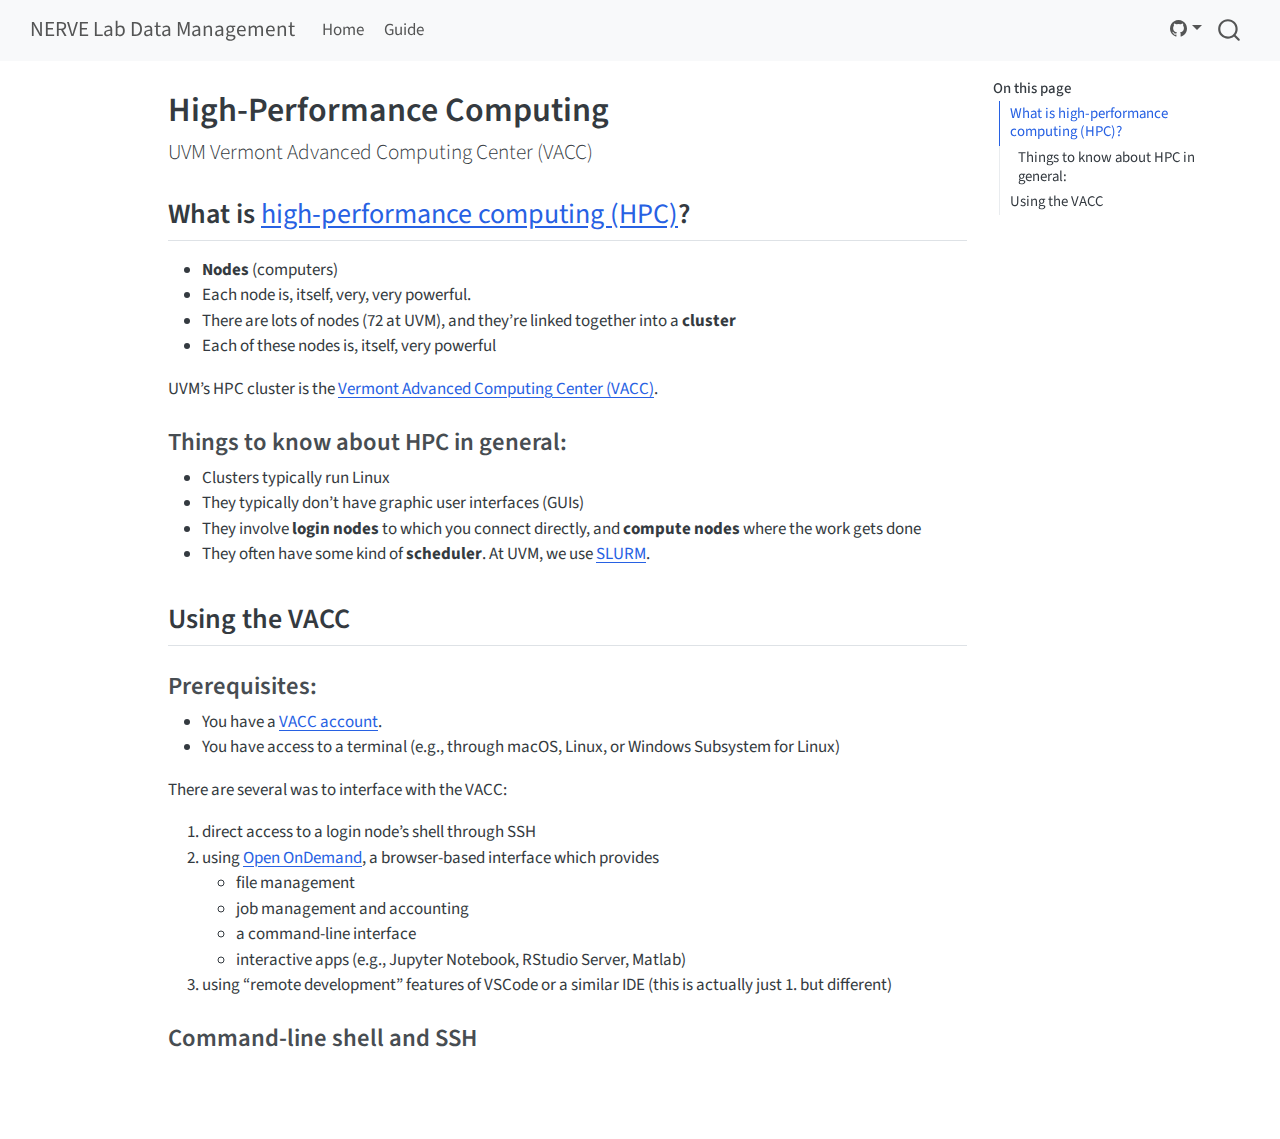
<file: vacc.html>
<!DOCTYPE html>
<html xmlns="http://www.w3.org/1999/xhtml" lang="en" xml:lang="en"><head>

<meta charset="utf-8">
<meta name="generator" content="quarto-1.7.29">

<meta name="viewport" content="width=device-width, initial-scale=1.0, user-scalable=yes">


<title>High-Performance Computing – NERVE Lab Data Management</title>
<style>
code{white-space: pre-wrap;}
span.smallcaps{font-variant: small-caps;}
div.columns{display: flex; gap: min(4vw, 1.5em);}
div.column{flex: auto; overflow-x: auto;}
div.hanging-indent{margin-left: 1.5em; text-indent: -1.5em;}
ul.task-list{list-style: none;}
ul.task-list li input[type="checkbox"] {
  width: 0.8em;
  margin: 0 0.8em 0.2em -1em; /* quarto-specific, see https://github.com/quarto-dev/quarto-cli/issues/4556 */ 
  vertical-align: middle;
}
</style>


<script src="site_libs/quarto-nav/quarto-nav.js"></script>
<script src="site_libs/quarto-nav/headroom.min.js"></script>
<script src="site_libs/clipboard/clipboard.min.js"></script>
<script src="site_libs/quarto-search/autocomplete.umd.js"></script>
<script src="site_libs/quarto-search/fuse.min.js"></script>
<script src="site_libs/quarto-search/quarto-search.js"></script>
<meta name="quarto:offset" content="./">
<script src="site_libs/quarto-html/quarto.js" type="module"></script>
<script src="site_libs/quarto-html/tabsets/tabsets.js" type="module"></script>
<script src="site_libs/quarto-html/popper.min.js"></script>
<script src="site_libs/quarto-html/tippy.umd.min.js"></script>
<script src="site_libs/quarto-html/anchor.min.js"></script>
<link href="site_libs/quarto-html/tippy.css" rel="stylesheet">
<link href="site_libs/quarto-html/quarto-syntax-highlighting-0815c480559380816a4d1ea211a47e91.css" rel="stylesheet" id="quarto-text-highlighting-styles">
<script src="site_libs/bootstrap/bootstrap.min.js"></script>
<link href="site_libs/bootstrap/bootstrap-icons.css" rel="stylesheet">
<link href="site_libs/bootstrap/bootstrap-46c2108cb5970b202887687d23fed73e.min.css" rel="stylesheet" append-hash="true" id="quarto-bootstrap" data-mode="light">
<script id="quarto-search-options" type="application/json">{
  "location": "navbar",
  "copy-button": false,
  "collapse-after": 3,
  "panel-placement": "end",
  "type": "overlay",
  "limit": 50,
  "keyboard-shortcut": [
    "f",
    "/",
    "s"
  ],
  "show-item-context": false,
  "language": {
    "search-no-results-text": "No results",
    "search-matching-documents-text": "matching documents",
    "search-copy-link-title": "Copy link to search",
    "search-hide-matches-text": "Hide additional matches",
    "search-more-match-text": "more match in this document",
    "search-more-matches-text": "more matches in this document",
    "search-clear-button-title": "Clear",
    "search-text-placeholder": "",
    "search-detached-cancel-button-title": "Cancel",
    "search-submit-button-title": "Submit",
    "search-label": "Search"
  }
}</script>


<link rel="stylesheet" href="styles.css">
</head>

<body class="nav-fixed quarto-light">

<div id="quarto-search-results"></div>
  <header id="quarto-header" class="headroom fixed-top">
    <nav class="navbar navbar-expand-lg " data-bs-theme="dark">
      <div class="navbar-container container-fluid">
      <div class="navbar-brand-container mx-auto">
    <a class="navbar-brand" href="./index.html">
    <span class="navbar-title">NERVE Lab Data Management</span>
    </a>
  </div>
            <div id="quarto-search" class="" title="Search"></div>
          <button class="navbar-toggler" type="button" data-bs-toggle="collapse" data-bs-target="#navbarCollapse" aria-controls="navbarCollapse" role="menu" aria-expanded="false" aria-label="Toggle navigation" onclick="if (window.quartoToggleHeadroom) { window.quartoToggleHeadroom(); }">
  <span class="navbar-toggler-icon"></span>
</button>
          <div class="collapse navbar-collapse" id="navbarCollapse">
            <ul class="navbar-nav navbar-nav-scroll me-auto">
  <li class="nav-item">
    <a class="nav-link" href="./index.html"> 
<span class="menu-text">Home</span></a>
  </li>  
  <li class="nav-item">
    <a class="nav-link" href="./guide.html"> 
<span class="menu-text">Guide</span></a>
  </li>  
</ul>
          </div> <!-- /navcollapse -->
            <div class="quarto-navbar-tools">
    <div class="dropdown">
      <a href="" title="" id="quarto-navigation-tool-dropdown-0" class="quarto-navigation-tool dropdown-toggle px-1" data-bs-toggle="dropdown" aria-expanded="false" role="link" aria-label=""><i class="bi bi-github"></i></a>
      <ul class="dropdown-menu" aria-labelledby="quarto-navigation-tool-dropdown-0">
          <li>
            <a class="dropdown-item quarto-navbar-tools-item" href="https://github.com/ajbarrows/nerve-data">
            Data Access
            </a>
          </li>
      </ul>
    </div>
</div>
      </div> <!-- /container-fluid -->
    </nav>
</header>
<!-- content -->
<div id="quarto-content" class="quarto-container page-columns page-rows-contents page-layout-article page-navbar">
<!-- sidebar -->
<!-- margin-sidebar -->
    <div id="quarto-margin-sidebar" class="sidebar margin-sidebar">
        <nav id="TOC" role="doc-toc" class="toc-active">
    <h2 id="toc-title">On this page</h2>
   
  <ul>
  <li><a href="#what-is-high-performance-computing-hpc" id="toc-what-is-high-performance-computing-hpc" class="nav-link active" data-scroll-target="#what-is-high-performance-computing-hpc">What is high-performance computing (HPC)?</a>
  <ul class="collapse">
  <li><a href="#things-to-know-about-hpc-in-general" id="toc-things-to-know-about-hpc-in-general" class="nav-link" data-scroll-target="#things-to-know-about-hpc-in-general">Things to know about HPC in general:</a></li>
  </ul></li>
  <li><a href="#using-the-vacc" id="toc-using-the-vacc" class="nav-link" data-scroll-target="#using-the-vacc">Using the VACC</a>
  <ul class="collapse">
  <li><a href="#prerequisites" id="toc-prerequisites" class="nav-link" data-scroll-target="#prerequisites">Prerequisites:</a></li>
  <li><a href="#command-line-shell-and-ssh" id="toc-command-line-shell-and-ssh" class="nav-link" data-scroll-target="#command-line-shell-and-ssh">Command-line shell and SSH</a></li>
  </ul></li>
  </ul>
</nav>
    </div>
<!-- main -->
<main class="content" id="quarto-document-content">

<header id="title-block-header" class="quarto-title-block default">
<div class="quarto-title">
<h1 class="title">High-Performance Computing</h1>
<p class="subtitle lead">UVM Vermont Advanced Computing Center (VACC)</p>
</div>



<div class="quarto-title-meta">

    
  
    
  </div>
  


</header>


<section id="what-is-high-performance-computing-hpc" class="level2">
<h2 class="anchored" data-anchor-id="what-is-high-performance-computing-hpc">What is <a href="https://en.wikipedia.org/wiki/High-performance_computing">high-performance computing (HPC)</a>?</h2>
<ul>
<li><strong>Nodes</strong> (computers)</li>
<li>Each node is, itself, very, very powerful.</li>
<li>There are lots of nodes (72 at UVM), and they’re linked together into a <strong>cluster</strong></li>
<li>Each of these nodes is, itself, very powerful</li>
</ul>
<p>UVM’s HPC cluster is the <a href="https://www.uvm.edu/vacc">Vermont Advanced Computing Center (VACC)</a>.</p>
<section id="things-to-know-about-hpc-in-general" class="level3">
<h3 class="anchored" data-anchor-id="things-to-know-about-hpc-in-general">Things to know about HPC in general:</h3>
<ul>
<li>Clusters typically run Linux</li>
<li>They typically don’t have graphic user interfaces (GUIs)</li>
<li>They involve <strong>login nodes</strong> to which you connect directly, and <strong>compute nodes</strong> where the work gets done</li>
<li>They often have some kind of <strong>scheduler</strong>. At UVM, we use <a href="https://slurm.schedmd.com">SLURM</a>.</li>
</ul>
</section>
</section>
<section id="using-the-vacc" class="level2">
<h2 class="anchored" data-anchor-id="using-the-vacc">Using the VACC</h2>
<section id="prerequisites" class="level3">
<h3 class="anchored" data-anchor-id="prerequisites">Prerequisites:</h3>
<ul>
<li>You have a <a href="https://www.uvm.edu/vacc/request-allocation">VACC account</a>.</li>
<li>You have access to a terminal (e.g., through macOS, Linux, or Windows Subsystem for Linux)</li>
</ul>
<p>There are several was to interface with the VACC:</p>
<ol type="1">
<li>direct access to a login node’s shell through SSH</li>
<li>using <a href="https://www.uvm.edu/vacc/docs/start_guide/ondemand/">Open OnDemand</a>, a browser-based interface which provides
<ul>
<li>file management</li>
<li>job management and accounting</li>
<li>a command-line interface</li>
<li>interactive apps (e.g., Jupyter Notebook, RStudio Server, Matlab)</li>
</ul></li>
<li>using “remote development” features of VSCode or a similar IDE (this is actually just 1. but different)</li>
</ol>
</section>
<section id="command-line-shell-and-ssh" class="level3">
<h3 class="anchored" data-anchor-id="command-line-shell-and-ssh">Command-line shell and SSH</h3>


</section>
</section>

</main> <!-- /main -->
<script id="quarto-html-after-body" type="application/javascript">
  window.document.addEventListener("DOMContentLoaded", function (event) {
    const icon = "";
    const anchorJS = new window.AnchorJS();
    anchorJS.options = {
      placement: 'right',
      icon: icon
    };
    anchorJS.add('.anchored');
    const isCodeAnnotation = (el) => {
      for (const clz of el.classList) {
        if (clz.startsWith('code-annotation-')) {                     
          return true;
        }
      }
      return false;
    }
    const onCopySuccess = function(e) {
      // button target
      const button = e.trigger;
      // don't keep focus
      button.blur();
      // flash "checked"
      button.classList.add('code-copy-button-checked');
      var currentTitle = button.getAttribute("title");
      button.setAttribute("title", "Copied!");
      let tooltip;
      if (window.bootstrap) {
        button.setAttribute("data-bs-toggle", "tooltip");
        button.setAttribute("data-bs-placement", "left");
        button.setAttribute("data-bs-title", "Copied!");
        tooltip = new bootstrap.Tooltip(button, 
          { trigger: "manual", 
            customClass: "code-copy-button-tooltip",
            offset: [0, -8]});
        tooltip.show();    
      }
      setTimeout(function() {
        if (tooltip) {
          tooltip.hide();
          button.removeAttribute("data-bs-title");
          button.removeAttribute("data-bs-toggle");
          button.removeAttribute("data-bs-placement");
        }
        button.setAttribute("title", currentTitle);
        button.classList.remove('code-copy-button-checked');
      }, 1000);
      // clear code selection
      e.clearSelection();
    }
    const getTextToCopy = function(trigger) {
        const codeEl = trigger.previousElementSibling.cloneNode(true);
        for (const childEl of codeEl.children) {
          if (isCodeAnnotation(childEl)) {
            childEl.remove();
          }
        }
        return codeEl.innerText;
    }
    const clipboard = new window.ClipboardJS('.code-copy-button:not([data-in-quarto-modal])', {
      text: getTextToCopy
    });
    clipboard.on('success', onCopySuccess);
    if (window.document.getElementById('quarto-embedded-source-code-modal')) {
      const clipboardModal = new window.ClipboardJS('.code-copy-button[data-in-quarto-modal]', {
        text: getTextToCopy,
        container: window.document.getElementById('quarto-embedded-source-code-modal')
      });
      clipboardModal.on('success', onCopySuccess);
    }
      var localhostRegex = new RegExp(/^(?:http|https):\/\/localhost\:?[0-9]*\//);
      var mailtoRegex = new RegExp(/^mailto:/);
        var filterRegex = new RegExp("https:\/\/ajbarrows\.github\.io\/nerve-data\/");
      var isInternal = (href) => {
          return filterRegex.test(href) || localhostRegex.test(href) || mailtoRegex.test(href);
      }
      // Inspect non-navigation links and adorn them if external
     var links = window.document.querySelectorAll('a[href]:not(.nav-link):not(.navbar-brand):not(.toc-action):not(.sidebar-link):not(.sidebar-item-toggle):not(.pagination-link):not(.no-external):not([aria-hidden]):not(.dropdown-item):not(.quarto-navigation-tool):not(.about-link)');
      for (var i=0; i<links.length; i++) {
        const link = links[i];
        if (!isInternal(link.href)) {
          // undo the damage that might have been done by quarto-nav.js in the case of
          // links that we want to consider external
          if (link.dataset.originalHref !== undefined) {
            link.href = link.dataset.originalHref;
          }
        }
      }
    function tippyHover(el, contentFn, onTriggerFn, onUntriggerFn) {
      const config = {
        allowHTML: true,
        maxWidth: 500,
        delay: 100,
        arrow: false,
        appendTo: function(el) {
            return el.parentElement;
        },
        interactive: true,
        interactiveBorder: 10,
        theme: 'quarto',
        placement: 'bottom-start',
      };
      if (contentFn) {
        config.content = contentFn;
      }
      if (onTriggerFn) {
        config.onTrigger = onTriggerFn;
      }
      if (onUntriggerFn) {
        config.onUntrigger = onUntriggerFn;
      }
      window.tippy(el, config); 
    }
    const noterefs = window.document.querySelectorAll('a[role="doc-noteref"]');
    for (var i=0; i<noterefs.length; i++) {
      const ref = noterefs[i];
      tippyHover(ref, function() {
        // use id or data attribute instead here
        let href = ref.getAttribute('data-footnote-href') || ref.getAttribute('href');
        try { href = new URL(href).hash; } catch {}
        const id = href.replace(/^#\/?/, "");
        const note = window.document.getElementById(id);
        if (note) {
          return note.innerHTML;
        } else {
          return "";
        }
      });
    }
    const xrefs = window.document.querySelectorAll('a.quarto-xref');
    const processXRef = (id, note) => {
      // Strip column container classes
      const stripColumnClz = (el) => {
        el.classList.remove("page-full", "page-columns");
        if (el.children) {
          for (const child of el.children) {
            stripColumnClz(child);
          }
        }
      }
      stripColumnClz(note)
      if (id === null || id.startsWith('sec-')) {
        // Special case sections, only their first couple elements
        const container = document.createElement("div");
        if (note.children && note.children.length > 2) {
          container.appendChild(note.children[0].cloneNode(true));
          for (let i = 1; i < note.children.length; i++) {
            const child = note.children[i];
            if (child.tagName === "P" && child.innerText === "") {
              continue;
            } else {
              container.appendChild(child.cloneNode(true));
              break;
            }
          }
          if (window.Quarto?.typesetMath) {
            window.Quarto.typesetMath(container);
          }
          return container.innerHTML
        } else {
          if (window.Quarto?.typesetMath) {
            window.Quarto.typesetMath(note);
          }
          return note.innerHTML;
        }
      } else {
        // Remove any anchor links if they are present
        const anchorLink = note.querySelector('a.anchorjs-link');
        if (anchorLink) {
          anchorLink.remove();
        }
        if (window.Quarto?.typesetMath) {
          window.Quarto.typesetMath(note);
        }
        if (note.classList.contains("callout")) {
          return note.outerHTML;
        } else {
          return note.innerHTML;
        }
      }
    }
    for (var i=0; i<xrefs.length; i++) {
      const xref = xrefs[i];
      tippyHover(xref, undefined, function(instance) {
        instance.disable();
        let url = xref.getAttribute('href');
        let hash = undefined; 
        if (url.startsWith('#')) {
          hash = url;
        } else {
          try { hash = new URL(url).hash; } catch {}
        }
        if (hash) {
          const id = hash.replace(/^#\/?/, "");
          const note = window.document.getElementById(id);
          if (note !== null) {
            try {
              const html = processXRef(id, note.cloneNode(true));
              instance.setContent(html);
            } finally {
              instance.enable();
              instance.show();
            }
          } else {
            // See if we can fetch this
            fetch(url.split('#')[0])
            .then(res => res.text())
            .then(html => {
              const parser = new DOMParser();
              const htmlDoc = parser.parseFromString(html, "text/html");
              const note = htmlDoc.getElementById(id);
              if (note !== null) {
                const html = processXRef(id, note);
                instance.setContent(html);
              } 
            }).finally(() => {
              instance.enable();
              instance.show();
            });
          }
        } else {
          // See if we can fetch a full url (with no hash to target)
          // This is a special case and we should probably do some content thinning / targeting
          fetch(url)
          .then(res => res.text())
          .then(html => {
            const parser = new DOMParser();
            const htmlDoc = parser.parseFromString(html, "text/html");
            const note = htmlDoc.querySelector('main.content');
            if (note !== null) {
              // This should only happen for chapter cross references
              // (since there is no id in the URL)
              // remove the first header
              if (note.children.length > 0 && note.children[0].tagName === "HEADER") {
                note.children[0].remove();
              }
              const html = processXRef(null, note);
              instance.setContent(html);
            } 
          }).finally(() => {
            instance.enable();
            instance.show();
          });
        }
      }, function(instance) {
      });
    }
        let selectedAnnoteEl;
        const selectorForAnnotation = ( cell, annotation) => {
          let cellAttr = 'data-code-cell="' + cell + '"';
          let lineAttr = 'data-code-annotation="' +  annotation + '"';
          const selector = 'span[' + cellAttr + '][' + lineAttr + ']';
          return selector;
        }
        const selectCodeLines = (annoteEl) => {
          const doc = window.document;
          const targetCell = annoteEl.getAttribute("data-target-cell");
          const targetAnnotation = annoteEl.getAttribute("data-target-annotation");
          const annoteSpan = window.document.querySelector(selectorForAnnotation(targetCell, targetAnnotation));
          const lines = annoteSpan.getAttribute("data-code-lines").split(",");
          const lineIds = lines.map((line) => {
            return targetCell + "-" + line;
          })
          let top = null;
          let height = null;
          let parent = null;
          if (lineIds.length > 0) {
              //compute the position of the single el (top and bottom and make a div)
              const el = window.document.getElementById(lineIds[0]);
              top = el.offsetTop;
              height = el.offsetHeight;
              parent = el.parentElement.parentElement;
            if (lineIds.length > 1) {
              const lastEl = window.document.getElementById(lineIds[lineIds.length - 1]);
              const bottom = lastEl.offsetTop + lastEl.offsetHeight;
              height = bottom - top;
            }
            if (top !== null && height !== null && parent !== null) {
              // cook up a div (if necessary) and position it 
              let div = window.document.getElementById("code-annotation-line-highlight");
              if (div === null) {
                div = window.document.createElement("div");
                div.setAttribute("id", "code-annotation-line-highlight");
                div.style.position = 'absolute';
                parent.appendChild(div);
              }
              div.style.top = top - 2 + "px";
              div.style.height = height + 4 + "px";
              div.style.left = 0;
              let gutterDiv = window.document.getElementById("code-annotation-line-highlight-gutter");
              if (gutterDiv === null) {
                gutterDiv = window.document.createElement("div");
                gutterDiv.setAttribute("id", "code-annotation-line-highlight-gutter");
                gutterDiv.style.position = 'absolute';
                const codeCell = window.document.getElementById(targetCell);
                const gutter = codeCell.querySelector('.code-annotation-gutter');
                gutter.appendChild(gutterDiv);
              }
              gutterDiv.style.top = top - 2 + "px";
              gutterDiv.style.height = height + 4 + "px";
            }
            selectedAnnoteEl = annoteEl;
          }
        };
        const unselectCodeLines = () => {
          const elementsIds = ["code-annotation-line-highlight", "code-annotation-line-highlight-gutter"];
          elementsIds.forEach((elId) => {
            const div = window.document.getElementById(elId);
            if (div) {
              div.remove();
            }
          });
          selectedAnnoteEl = undefined;
        };
          // Handle positioning of the toggle
      window.addEventListener(
        "resize",
        throttle(() => {
          elRect = undefined;
          if (selectedAnnoteEl) {
            selectCodeLines(selectedAnnoteEl);
          }
        }, 10)
      );
      function throttle(fn, ms) {
      let throttle = false;
      let timer;
        return (...args) => {
          if(!throttle) { // first call gets through
              fn.apply(this, args);
              throttle = true;
          } else { // all the others get throttled
              if(timer) clearTimeout(timer); // cancel #2
              timer = setTimeout(() => {
                fn.apply(this, args);
                timer = throttle = false;
              }, ms);
          }
        };
      }
        // Attach click handler to the DT
        const annoteDls = window.document.querySelectorAll('dt[data-target-cell]');
        for (const annoteDlNode of annoteDls) {
          annoteDlNode.addEventListener('click', (event) => {
            const clickedEl = event.target;
            if (clickedEl !== selectedAnnoteEl) {
              unselectCodeLines();
              const activeEl = window.document.querySelector('dt[data-target-cell].code-annotation-active');
              if (activeEl) {
                activeEl.classList.remove('code-annotation-active');
              }
              selectCodeLines(clickedEl);
              clickedEl.classList.add('code-annotation-active');
            } else {
              // Unselect the line
              unselectCodeLines();
              clickedEl.classList.remove('code-annotation-active');
            }
          });
        }
    const findCites = (el) => {
      const parentEl = el.parentElement;
      if (parentEl) {
        const cites = parentEl.dataset.cites;
        if (cites) {
          return {
            el,
            cites: cites.split(' ')
          };
        } else {
          return findCites(el.parentElement)
        }
      } else {
        return undefined;
      }
    };
    var bibliorefs = window.document.querySelectorAll('a[role="doc-biblioref"]');
    for (var i=0; i<bibliorefs.length; i++) {
      const ref = bibliorefs[i];
      const citeInfo = findCites(ref);
      if (citeInfo) {
        tippyHover(citeInfo.el, function() {
          var popup = window.document.createElement('div');
          citeInfo.cites.forEach(function(cite) {
            var citeDiv = window.document.createElement('div');
            citeDiv.classList.add('hanging-indent');
            citeDiv.classList.add('csl-entry');
            var biblioDiv = window.document.getElementById('ref-' + cite);
            if (biblioDiv) {
              citeDiv.innerHTML = biblioDiv.innerHTML;
            }
            popup.appendChild(citeDiv);
          });
          return popup.innerHTML;
        });
      }
    }
  });
  </script>
</div> <!-- /content -->




</body></html>
</file>
<file: site_libs/quarto-html/tippy.css>
.tippy-box[data-animation=fade][data-state=hidden]{opacity:0}[data-tippy-root]{max-width:calc(100vw - 10px)}.tippy-box{position:relative;background-color:#333;color:#fff;border-radius:4px;font-size:14px;line-height:1.4;white-space:normal;outline:0;transition-property:transform,visibility,opacity}.tippy-box[data-placement^=top]>.tippy-arrow{bottom:0}.tippy-box[data-placement^=top]>.tippy-arrow:before{bottom:-7px;left:0;border-width:8px 8px 0;border-top-color:initial;transform-origin:center top}.tippy-box[data-placement^=bottom]>.tippy-arrow{top:0}.tippy-box[data-placement^=bottom]>.tippy-arrow:before{top:-7px;left:0;border-width:0 8px 8px;border-bottom-color:initial;transform-origin:center bottom}.tippy-box[data-placement^=left]>.tippy-arrow{right:0}.tippy-box[data-placement^=left]>.tippy-arrow:before{border-width:8px 0 8px 8px;border-left-color:initial;right:-7px;transform-origin:center left}.tippy-box[data-placement^=right]>.tippy-arrow{left:0}.tippy-box[data-placement^=right]>.tippy-arrow:before{left:-7px;border-width:8px 8px 8px 0;border-right-color:initial;transform-origin:center right}.tippy-box[data-inertia][data-state=visible]{transition-timing-function:cubic-bezier(.54,1.5,.38,1.11)}.tippy-arrow{width:16px;height:16px;color:#333}.tippy-arrow:before{content:"";position:absolute;border-color:transparent;border-style:solid}.tippy-content{position:relative;padding:5px 9px;z-index:1}
</file>
<file: site_libs/quarto-html/quarto-syntax-highlighting-0815c480559380816a4d1ea211a47e91.css>
/* quarto syntax highlight colors */
:root {
  --quarto-hl-ot-color: #003B4F;
  --quarto-hl-at-color: #657422;
  --quarto-hl-ss-color: #20794D;
  --quarto-hl-an-color: #5E5E5E;
  --quarto-hl-fu-color: #4758AB;
  --quarto-hl-st-color: #20794D;
  --quarto-hl-cf-color: #003B4F;
  --quarto-hl-op-color: #5E5E5E;
  --quarto-hl-er-color: #AD0000;
  --quarto-hl-bn-color: #AD0000;
  --quarto-hl-al-color: #AD0000;
  --quarto-hl-va-color: #111111;
  --quarto-hl-bu-color: inherit;
  --quarto-hl-ex-color: inherit;
  --quarto-hl-pp-color: #AD0000;
  --quarto-hl-in-color: #5E5E5E;
  --quarto-hl-vs-color: #20794D;
  --quarto-hl-wa-color: #5E5E5E;
  --quarto-hl-do-color: #5E5E5E;
  --quarto-hl-im-color: #00769E;
  --quarto-hl-ch-color: #20794D;
  --quarto-hl-dt-color: #AD0000;
  --quarto-hl-fl-color: #AD0000;
  --quarto-hl-co-color: #5E5E5E;
  --quarto-hl-cv-color: #5E5E5E;
  --quarto-hl-cn-color: #8f5902;
  --quarto-hl-sc-color: #5E5E5E;
  --quarto-hl-dv-color: #AD0000;
  --quarto-hl-kw-color: #003B4F;
}

/* other quarto variables */
:root {
  --quarto-font-monospace: SFMono-Regular, Menlo, Monaco, Consolas, "Liberation Mono", "Courier New", monospace;
}

/* syntax highlight based on Pandoc's rules */
pre > code.sourceCode > span {
  color: #003B4F;
}

code.sourceCode > span {
  color: #003B4F;
}

div.sourceCode,
div.sourceCode pre.sourceCode {
  color: #003B4F;
}

/* Normal */
code span {
  color: #003B4F;
}

/* Alert */
code span.al {
  color: #AD0000;
  font-style: inherit;
}

/* Annotation */
code span.an {
  color: #5E5E5E;
  font-style: inherit;
}

/* Attribute */
code span.at {
  color: #657422;
  font-style: inherit;
}

/* BaseN */
code span.bn {
  color: #AD0000;
  font-style: inherit;
}

/* BuiltIn */
code span.bu {
  font-style: inherit;
}

/* ControlFlow */
code span.cf {
  color: #003B4F;
  font-weight: bold;
  font-style: inherit;
}

/* Char */
code span.ch {
  color: #20794D;
  font-style: inherit;
}

/* Constant */
code span.cn {
  color: #8f5902;
  font-style: inherit;
}

/* Comment */
code span.co {
  color: #5E5E5E;
  font-style: inherit;
}

/* CommentVar */
code span.cv {
  color: #5E5E5E;
  font-style: italic;
}

/* Documentation */
code span.do {
  color: #5E5E5E;
  font-style: italic;
}

/* DataType */
code span.dt {
  color: #AD0000;
  font-style: inherit;
}

/* DecVal */
code span.dv {
  color: #AD0000;
  font-style: inherit;
}

/* Error */
code span.er {
  color: #AD0000;
  font-style: inherit;
}

/* Extension */
code span.ex {
  font-style: inherit;
}

/* Float */
code span.fl {
  color: #AD0000;
  font-style: inherit;
}

/* Function */
code span.fu {
  color: #4758AB;
  font-style: inherit;
}

/* Import */
code span.im {
  color: #00769E;
  font-style: inherit;
}

/* Information */
code span.in {
  color: #5E5E5E;
  font-style: inherit;
}

/* Keyword */
code span.kw {
  color: #003B4F;
  font-weight: bold;
  font-style: inherit;
}

/* Operator */
code span.op {
  color: #5E5E5E;
  font-style: inherit;
}

/* Other */
code span.ot {
  color: #003B4F;
  font-style: inherit;
}

/* Preprocessor */
code span.pp {
  color: #AD0000;
  font-style: inherit;
}

/* SpecialChar */
code span.sc {
  color: #5E5E5E;
  font-style: inherit;
}

/* SpecialString */
code span.ss {
  color: #20794D;
  font-style: inherit;
}

/* String */
code span.st {
  color: #20794D;
  font-style: inherit;
}

/* Variable */
code span.va {
  color: #111111;
  font-style: inherit;
}

/* VerbatimString */
code span.vs {
  color: #20794D;
  font-style: inherit;
}

/* Warning */
code span.wa {
  color: #5E5E5E;
  font-style: italic;
}

.prevent-inlining {
  content: "</";
}

/*# sourceMappingURL=d398365ccb532ba00fe56d6aa1025863.css.map */
</file>
<file: styles.css>
/* css styles */
</file>
